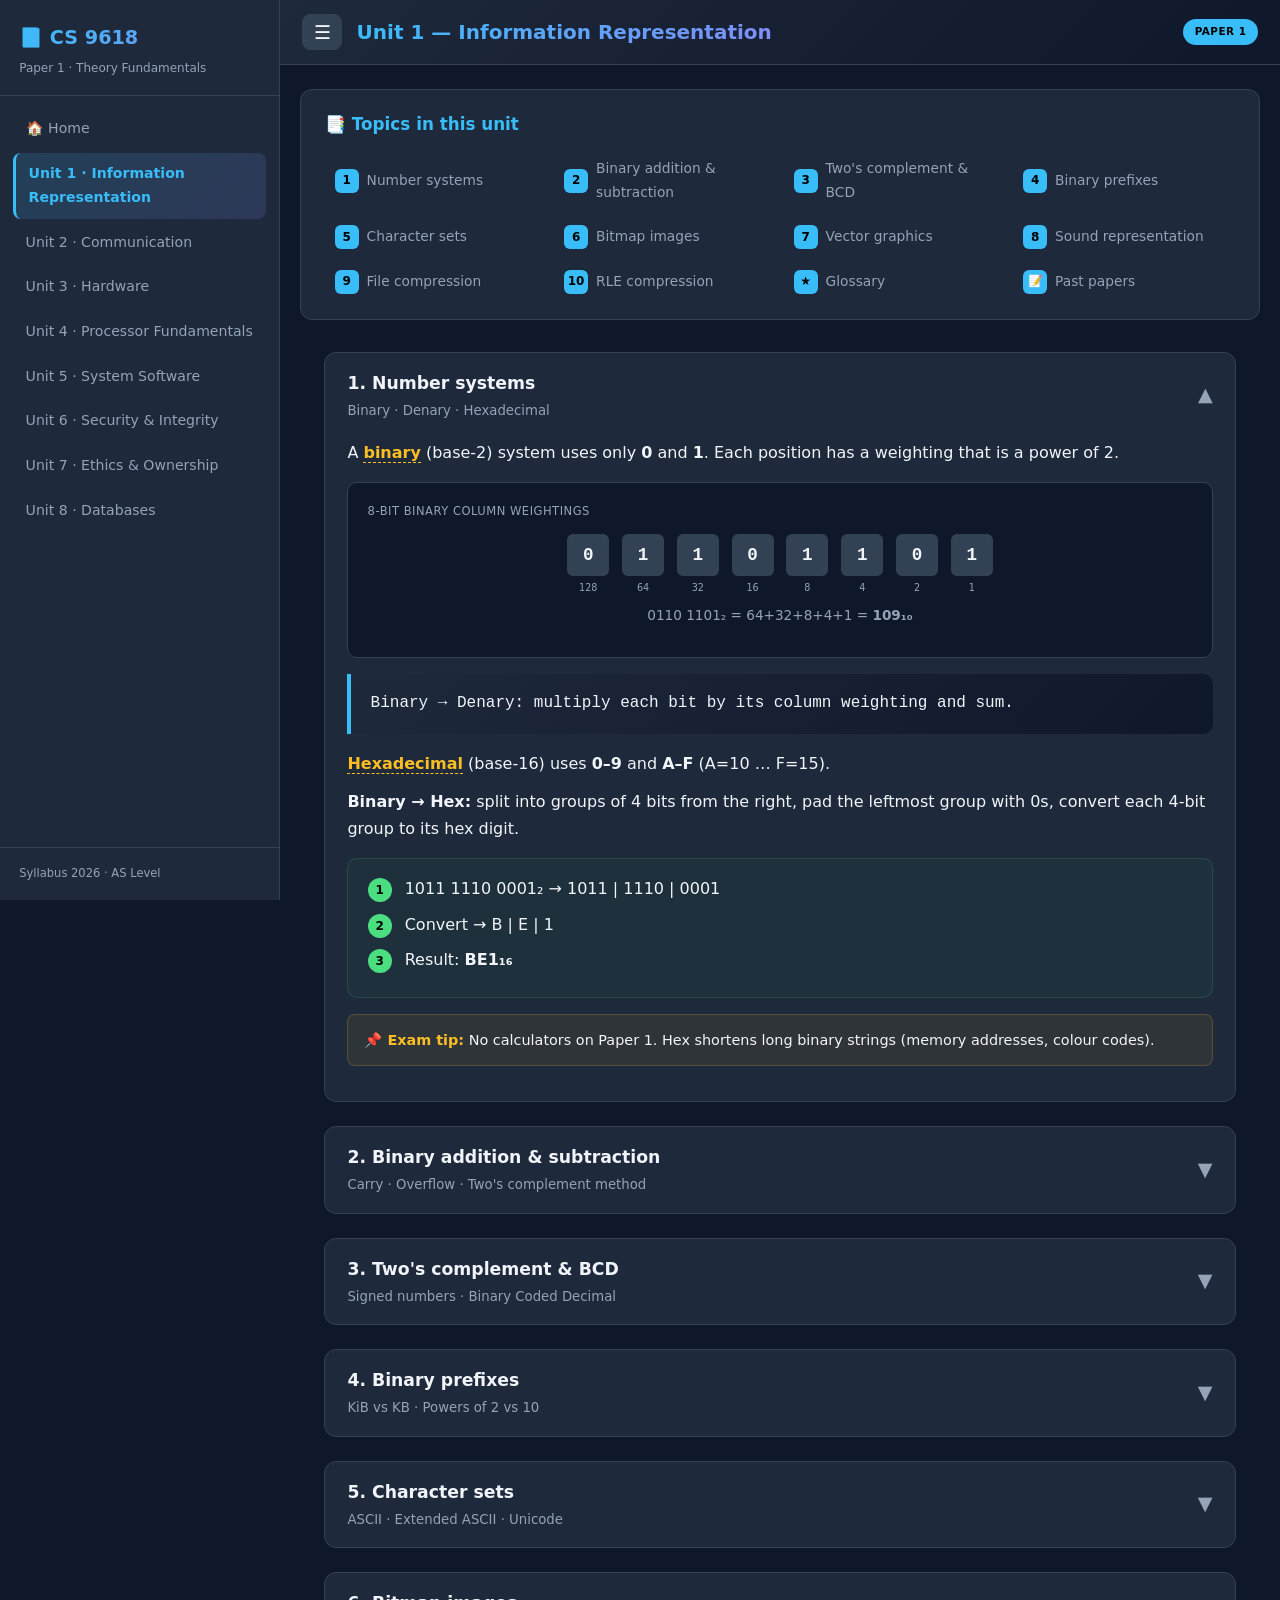
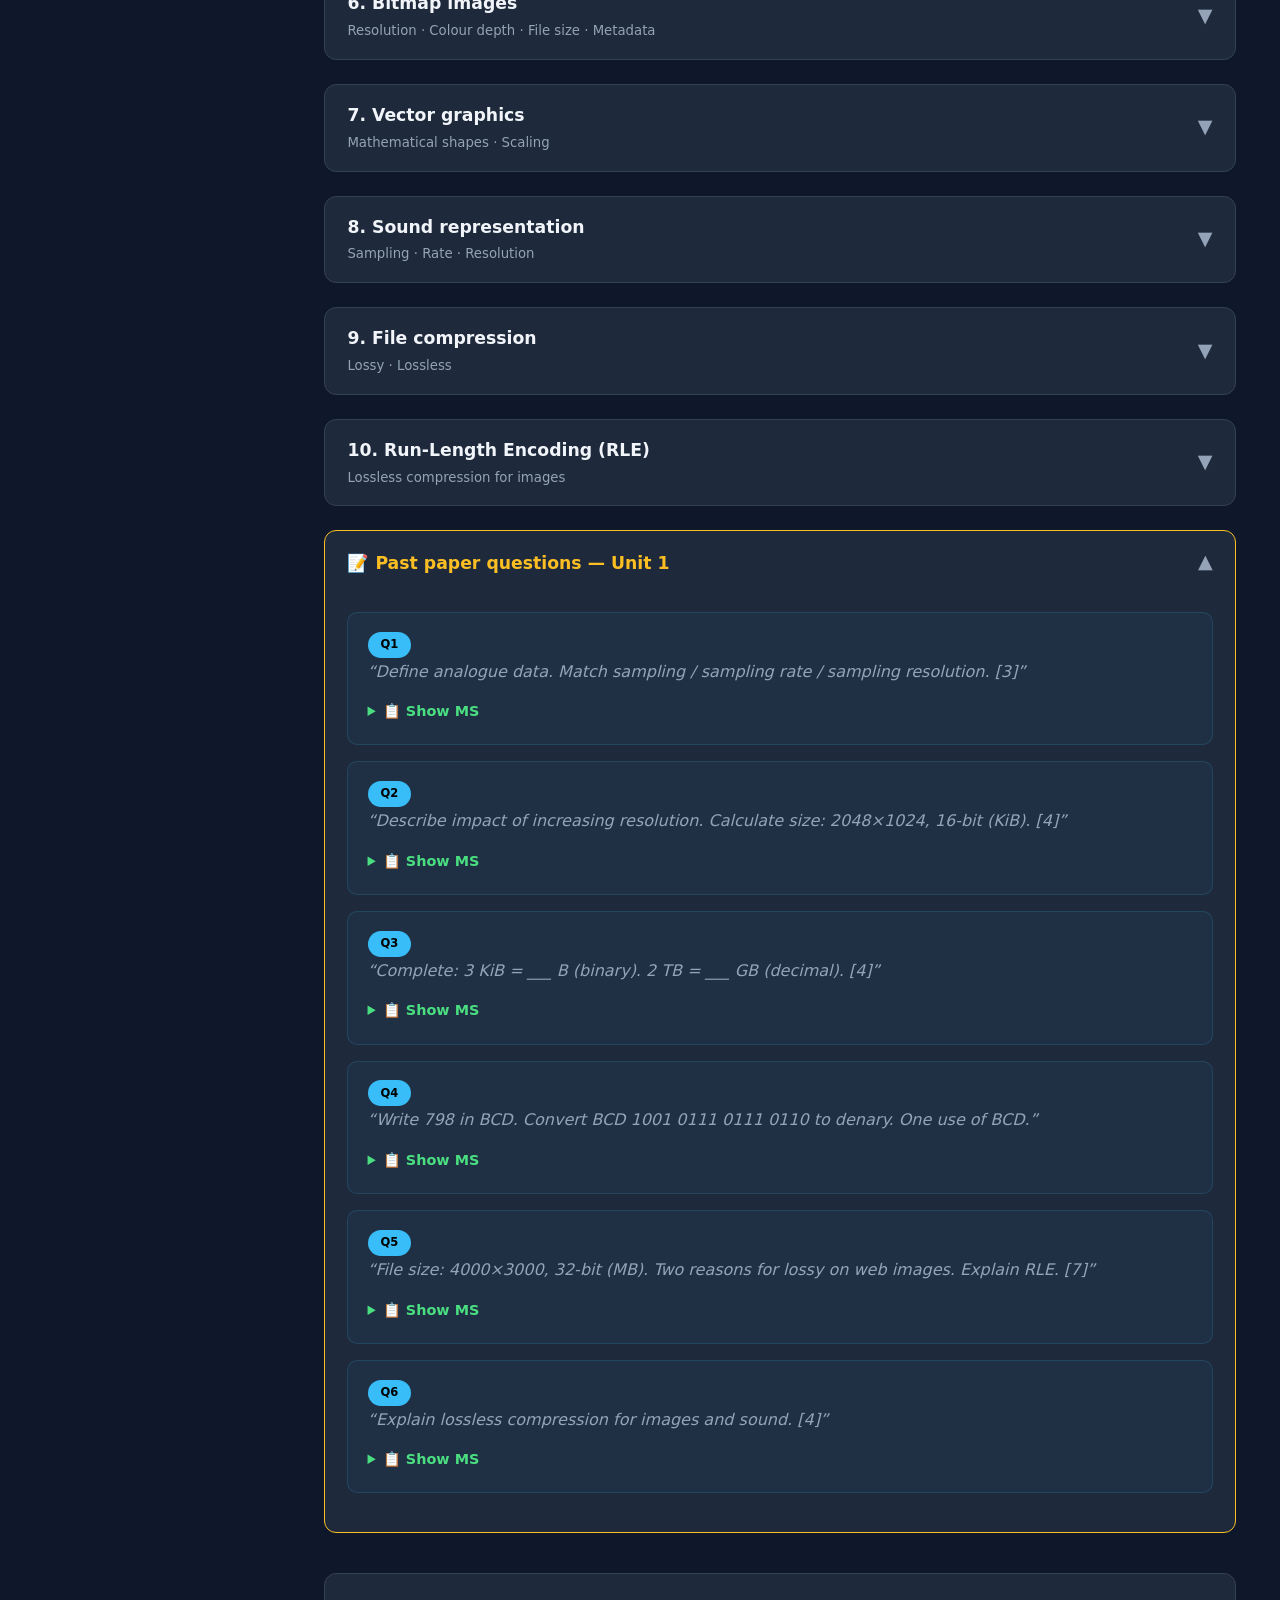
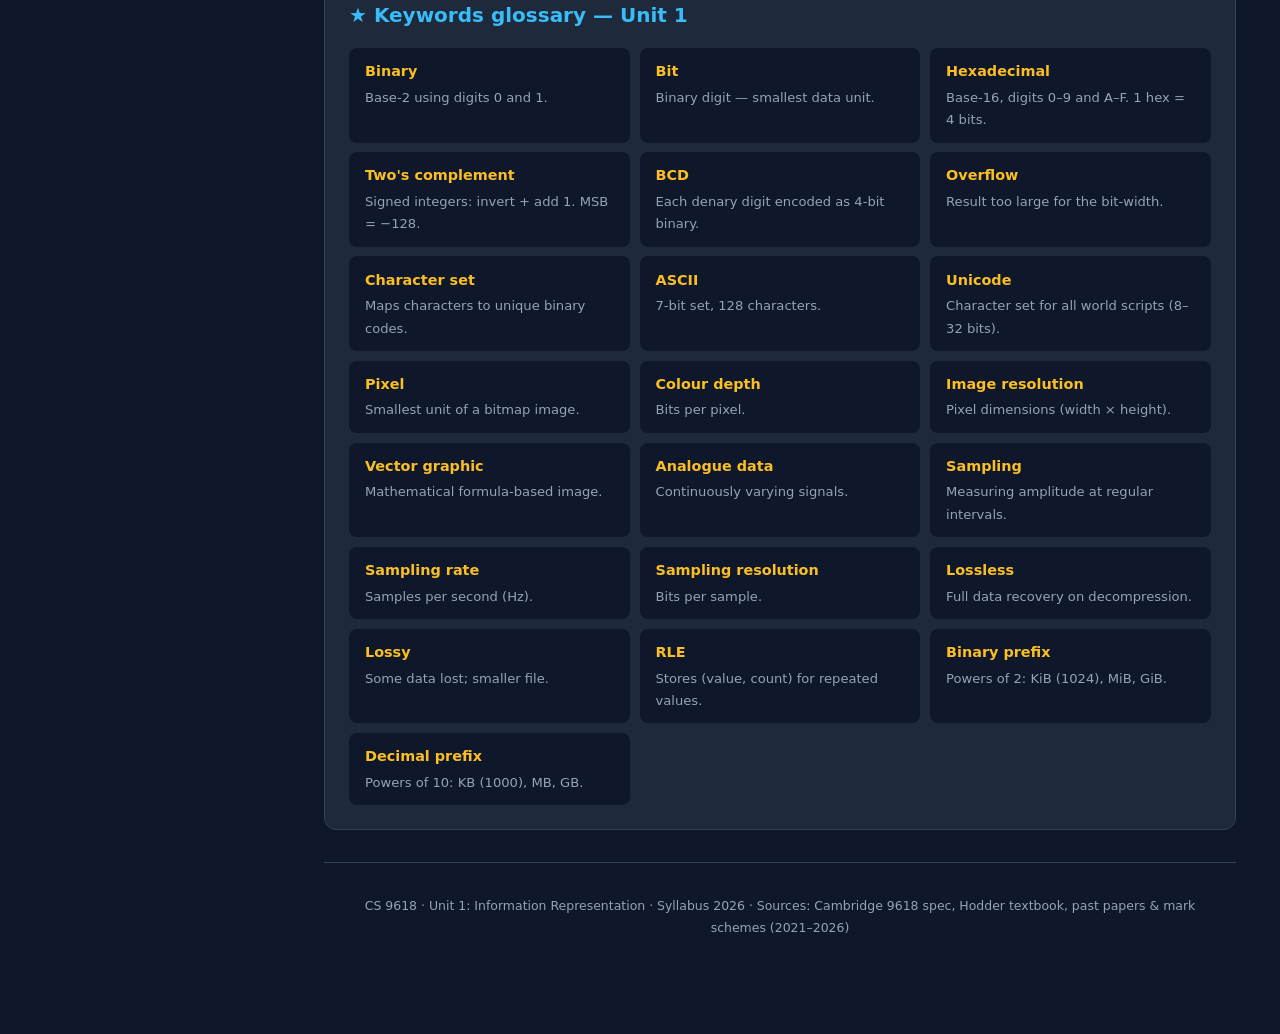
<file: unit1.html>
<!DOCTYPE html>
<html lang="en">
<head>
<meta charset="UTF-8"/>
<meta name="viewport" content="width=device-width, initial-scale=1.0"/>
<title>Unit 1 — Information Representation</title>
<link rel="stylesheet" href="style.css"/>
</head>
<body>
<aside class="sidebar" id="sidebar">
  <div class="sidebar-head">
    <div class="sidebar-logo">📘 CS 9618</div>
    <div class="sidebar-sub">Paper 1 · Theory Fundamentals</div>
  </div>
  <nav class="unit-nav">
    <a href="index.html">🏠 Home</a>
    <a href="unit1.html"class="active">Unit 1 · Information Representation</a>
    <a href="unit2.html">Unit 2 · Communication</a>
    <a href="unit3.html">Unit 3 · Hardware</a>
    <a href="unit4.html">Unit 4 · Processor Fundamentals</a>
    <a href="unit5.html">Unit 5 · System Software</a>
    <a href="unit6.html">Unit 6 · Security &amp; Integrity</a>
    <a href="unit7.html">Unit 7 · Ethics &amp; Ownership</a>
    <a href="unit8.html">Unit 8 · Databases</a>
  </nav>
  <div class="sidebar-foot">Syllabus 2026 · AS Level</div>
</aside>
<div class="overlay" id="overlay"></div>

<div class="content">
  <div class="topbar">
    <button class="hamburger" onclick="toggleNav()" aria-label="Menu">☰</button>
    <h1>Unit 1 — Information Representation</h1>
    <span class="badge">Paper 1</span>
  </div>

  <div class="toc">
    <h2>📑 Topics in this unit</h2>
    <div class="toc-grid">
      <a href="#s1"><span class="num">1</span> Number systems</a>
      <a href="#s2"><span class="num">2</span> Binary addition &amp; subtraction</a>
      <a href="#s3"><span class="num">3</span> Two's complement &amp; BCD</a>
      <a href="#s4"><span class="num">4</span> Binary prefixes</a>
      <a href="#s5"><span class="num">5</span> Character sets</a>
      <a href="#s6"><span class="num">6</span> Bitmap images</a>
      <a href="#s7"><span class="num">7</span> Vector graphics</a>
      <a href="#s8"><span class="num">8</span> Sound representation</a>
      <a href="#s9"><span class="num">9</span> File compression</a>
      <a href="#s10"><span class="num">10</span> RLE compression</a>
      <a href="#glossary"><span class="num">★</span> Glossary</a>
      <a href="#pp"><span class="num">📝</span> Past papers</a>
    </div>
  </div>

  <main>

    <div class="section open" id="s1">
      <div class="section-header" onclick="toggleSection(this)">
        <h3>1. Number systems <span class="sub">Binary · Denary · Hexadecimal</span></h3>
        <span class="toggle-icon">▼</span>
      </div>
      <div class="section-body">
        <p>A <span class="kw" data-def="Base 2: digits 0 or 1. Column values are powers of 2.">binary</span> (base‑2) system uses only <strong>0</strong> and <strong>1</strong>. Each position has a weighting that is a power of 2.</p>
        <div class="diagram">
          <div class="diagram-title">8-bit binary column weightings</div>
          <div class="diagram-flex">
            <div class="bit-box"><div class="bit">0</div><div class="bit-weight">128</div></div>
            <div class="bit-box"><div class="bit">1</div><div class="bit-weight">64</div></div>
            <div class="bit-box"><div class="bit">1</div><div class="bit-weight">32</div></div>
            <div class="bit-box"><div class="bit">0</div><div class="bit-weight">16</div></div>
            <div class="bit-box"><div class="bit">1</div><div class="bit-weight">8</div></div>
            <div class="bit-box"><div class="bit">1</div><div class="bit-weight">4</div></div>
            <div class="bit-box"><div class="bit">0</div><div class="bit-weight">2</div></div>
            <div class="bit-box"><div class="bit">1</div><div class="bit-weight">1</div></div>
          </div>
          <p style="text-align:center;margin-top:.5rem;font-size:.85rem;color:var(--text2);">0110 1101₂ = 64+32+8+4+1 = <strong>109₁₀</strong></p>
        </div>
        <div class="formula">Binary → Denary: multiply each bit by its column weighting and sum.</div>
        <p><span class="kw" data-def="Base 16: digits 0–9 and A–F. One hex digit = 4 bits.">Hexadecimal</span> (base‑16) uses <strong>0–9</strong> and <strong>A–F</strong> (A=10 … F=15).</p>
        <p><strong>Binary → Hex:</strong> split into groups of 4 bits from the right, pad the leftmost group with 0s, convert each 4-bit group to its hex digit.</p>
        <div class="worked">
          <div class="step"><span class="step-num">1</span> 1011 1110 0001₂ → 1011 | 1110 | 0001</div>
          <div class="step"><span class="step-num">2</span> Convert → B | E | 1</div>
          <div class="step"><span class="step-num">3</span> Result: <strong>BE1₁₆</strong></div>
        </div>
        <div class="tip"><strong>📌 Exam tip:</strong> No calculators on Paper 1. Hex shortens long binary strings (memory addresses, colour codes).</div>
      </div>
    </div>

    <div class="section" id="s2">
      <div class="section-header" onclick="toggleSection(this)">
        <h3>2. Binary addition &amp; subtraction <span class="sub">Carry · Overflow · Two's complement method</span></h3>
        <span class="toggle-icon">▼</span>
      </div>
      <div class="section-body">
        <p><strong>Addition rules:</strong> 0+0=0, 0+1=1, 1+0=1, 1+1=0 carry 1.</p>
        <p><span class="kw" data-def="Occurs when the result exceeds the available bit-width.">Overflow</span> occurs when the sum needs more bits than available. In 8-bit: max 255 (unsigned) / 127 (signed). The extra carry bit is discarded.</p>
        <p><strong>Subtraction</strong> uses <span class="kw" data-def="Invert all bits then add 1. Lets subtraction be done by adding the negative.">two's complement</span>:</p>
        <div class="worked">
          <div class="step"><span class="step-num">1</span> Convert the number to subtract to binary</div>
          <div class="step"><span class="step-num">2</span> Find its two's complement (invert bits → add 1)</div>
          <div class="step"><span class="step-num">3</span> Add the two numbers, discard the final carry</div>
          <p style="margin-top:.5rem;"><em>95 − 68 → 0101 1111 + 1011 1100 = 1 0001 1011 → discard → <strong>0001 1011 = 27₁₀</strong></em></p>
        </div>
        <div class="info"><strong>✏️ Past paper:</strong> Often asked to add/subtract then <em>state the overflow bit</em> or <em>discuss whether overflow occurred</em>.</div>
      </div>
    </div>

    <div class="section" id="s3">
      <div class="section-header" onclick="toggleSection(this)">
        <h3>3. Two's complement &amp; BCD <span class="sub">Signed numbers · Binary Coded Decimal</span></h3>
        <span class="toggle-icon">▼</span>
      </div>
      <div class="section-body">
        <p>In two's complement the MSB represents <strong>−128</strong>. Range (8-bit): <strong>−128 to +127</strong>.</p>
        <p><span class="kw" data-def="Each denary digit encoded separately as its own 4-bit binary value.">BCD</span> encodes each denary digit independently in 4 bits.</p>
        <div class="formula">395₁₀ → 0011 | 1001 | 0101&nbsp;&nbsp;(3 | 9 | 5)</div>
        <div class="tip"><strong>📌 Exam tip:</strong> BCD is used in calculators and digital clocks (exact decimal display, no rounding errors).</div>
        <div class="pp-block">
          <span class="pp-link">Frequent Paper 1 Q</span>
          <q>Write 798 in BCD. Convert BCD 1001 0111 0111 0110 to denary. Give one use of BCD.</q>
          <details class="ms-reveal"><summary>📋 Show mark scheme</summary><div class="ms-content"><strong>(a)</strong> 0111 1001 1000 &nbsp;<strong>(b)</strong> 9776 &nbsp;<strong>(c)</strong> Calculators / digital clocks.</div></details>
        </div>
      </div>
    </div>

    <div class="section" id="s4">
      <div class="section-header" onclick="toggleSection(this)">
        <h3>4. Binary prefixes <span class="sub">KiB vs KB · Powers of 2 vs 10</span></h3>
        <span class="toggle-icon">▼</span>
      </div>
      <div class="section-body">
        <p><span class="kw" data-def="Prefix based on powers of 2: 1 KiB = 1024 bytes.">Binary prefixes</span> (IEC): 1 KiB = 2¹⁰ = 1024 B. <span class="kw" data-def="Prefix based on powers of 10: 1 KB = 1000 bytes.">Decimal prefixes</span> (SI): 1 KB = 10³ = 1000 B.</p>
        <table class="styled-table">
          <tr><th>Binary</th><th>Value</th><th>Decimal</th><th>Value</th></tr>
          <tr><td>1 KiB</td><td>1024 B</td><td>1 KB</td><td>1000 B</td></tr>
          <tr><td>1 MiB</td><td>1 048 576 B</td><td>1 MB</td><td>1 000 000 B</td></tr>
          <tr><td>1 GiB</td><td>1 073 741 824 B</td><td>1 GB</td><td>1 000 000 000 B</td></tr>
        </table>
        <div class="worked"><strong>3 KiB</strong> = 3 × 1024 = <strong>3072 bytes</strong> &nbsp;|&nbsp; <strong>2 TB</strong> = 2 × 1000 = <strong>2000 GB</strong></div>
      </div>
    </div>

    <div class="section" id="s5">
      <div class="section-header" onclick="toggleSection(this)">
        <h3>5. Character sets <span class="sub">ASCII · Extended ASCII · Unicode</span></h3>
        <span class="toggle-icon">▼</span>
      </div>
      <div class="section-body">
        <p>A <span class="kw" data-def="Maps characters to unique binary codes.">character set</span> assigns a unique binary code to each character.</p>
        <table class="styled-table">
          <tr><th>Set</th><th>Bits</th><th>Capacity</th><th>Notes</th></tr>
          <tr><td>ASCII</td><td>7</td><td>128</td><td>English letters, digits, punctuation</td></tr>
          <tr><td>Extended ASCII</td><td>8</td><td>256</td><td>Adds accented characters, symbols</td></tr>
          <tr><td>Unicode</td><td>8–32</td><td>&gt;1M</td><td>All world scripts, emoji. Preferred multilingual.</td></tr>
        </table>
        <p><strong>How text is stored:</strong> each character → unique binary code → stored in sequence.</p>
      </div>
    </div>

    <div class="section" id="s6">
      <div class="section-header" onclick="toggleSection(this)">
        <h3>6. Bitmap images <span class="sub">Resolution · Colour depth · File size · Metadata</span></h3>
        <span class="toggle-icon">▼</span>
      </div>
      <div class="section-body">
        <p>A <span class="kw" data-def="Image made from a grid of pixels, each storing a binary colour value.">bitmap</span> is a pixel grid. <span class="kw" data-def="The smallest addressable unit of a bitmap.">Pixel</span> = picture element.</p>
        <div class="formula">File size (bytes) = width × height × colour depth ÷ 8</div>
        <div class="worked"><strong>Example:</strong> 2048 × 1024, 16-bit → 2048×1024×16 = 33 554 432 bits ÷ 8 = 4 194 304 bytes ÷ 1024 = <strong>4096 KiB</strong></div>
        <p><span class="kw" data-def="Bits per pixel. More bits = more colours = larger file.">Colour depth</span>: 1-bit→2 colours, 4-bit→16, 8-bit→256, 16-bit→65 536, 24-bit→16.7M.</p>
        <p><span class="kw" data-def="Width × height in pixels. Higher = more detail = larger file.">Image resolution</span>: increasing it improves quality but increases file size.</p>
        <p>A <strong>header (metadata)</strong> stores: width, height, colour depth, file format, compression type.</p>
        <div class="pp-block">
          <span class="pp-link">Frequent Paper 1 Q</span>
          <q>Describe the impact of increasing resolution. Calculate the size of a 2048×1024, 16-bit image in KiB.</q>
          <details class="ms-reveal"><summary>📋 Show mark scheme</summary><div class="ms-content"><strong>Quality:</strong> more pixels → more detail → higher quality. <strong>Size:</strong> 4096 KiB.</div></details>
        </div>
      </div>
    </div>

    <div class="section" id="s7">
      <div class="section-header" onclick="toggleSection(this)">
        <h3>7. Vector graphics <span class="sub">Mathematical shapes · Scaling</span></h3>
        <span class="toggle-icon">▼</span>
      </div>
      <div class="section-body">
        <p><span class="kw" data-def="Image defined by mathematical formulas, not pixels.">Vector graphics</span> store shapes (lines, circles, polygons) as equations with attributes (fill, stroke, position).</p>
        <table class="styled-table">
          <tr><th>Feature</th><th>Bitmap</th><th>Vector</th></tr>
          <tr><td>Storage</td><td>Pixel grid</td><td>Mathematical formulas</td></tr>
          <tr><td>Scaling</td><td>Pixelates</td><td>Resolution-independent</td></tr>
          <tr><td>File size</td><td>Increases with resolution</td><td>Smaller for simple graphics</td></tr>
          <tr><td>Best for</td><td>Photos</td><td>Logos, diagrams, fonts</td></tr>
        </table>
        <div class="info"><strong>✏️ Exam:</strong> "Why is vector suitable for a logo?" → scales without losing quality; smaller file; easier to edit shapes.</div>
      </div>
    </div>

    <div class="section" id="s8">
      <div class="section-header" onclick="toggleSection(this)">
        <h3>8. Sound representation <span class="sub">Sampling · Rate · Resolution</span></h3>
        <span class="toggle-icon">▼</span>
      </div>
      <div class="section-body">
        <p><span class="kw" data-def="Continuous signal varying smoothly over time.">Analogue data</span> (e.g. sound waves) is digitised via <span class="kw" data-def="Measuring amplitude at regular intervals and storing as binary.">sampling</span>.</p>
        <div class="formula">File size (bytes) = sampling rate × sampling resolution × duration (sec) ÷ 8</div>
        <p><span class="kw" data-def="Samples per second (Hz). Higher = better quality.">Sampling rate</span> (Hz): number of samples per second.</p>
        <p><span class="kw" data-def="Bits per sample. Higher = more accurate amplitude.">Sampling resolution</span> (bits): accuracy of each amplitude reading.</p>
        <table class="styled-table">
          <tr><th>Increase →</th><th>Quality</th><th>File size</th></tr>
          <tr><td>Sampling rate ↑</td><td>✅ Higher</td><td>📈 Increases</td></tr>
          <tr><td>Sampling resolution ↑</td><td>✅ Higher</td><td>📈 Increases</td></tr>
        </table>
        <div class="pp-block">
          <span class="pp-link">Frequent Paper 1 Q</span>
          <q>Define analogue data. Match: sampling / sampling rate / sampling resolution to descriptions.</q>
          <details class="ms-reveal"><summary>📋 Show mark scheme</summary><div class="ms-content"><strong>Analogue:</strong> data that changes continuously. <strong>Sampling:</strong> taking measurements at regular intervals. <strong>Sampling rate:</strong> samples per second. <strong>Sampling resolution:</strong> bits per sample.</div></details>
        </div>
      </div>
    </div>

    <div class="section" id="s9">
      <div class="section-header" onclick="toggleSection(this)">
        <h3>9. File compression <span class="sub">Lossy · Lossless</span></h3>
        <span class="toggle-icon">▼</span>
      </div>
      <div class="section-body">
        <p><span class="kw" data-def="Original data fully recoverable on decompression.">Lossless</span>: all data reconstructed. Used for text, code, spreadsheets. Examples: PNG, FLAC, ZIP.</p>
        <p><span class="kw" data-def="Some data permanently removed; smaller file but cannot be fully restored.">Lossy</span>: data permanently discarded. Used for photos (JPEG), music (MP3), video (MP4).</p>
        <table class="styled-table">
          <tr><th>Lossless</th><th>Lossy</th></tr>
          <tr><td>Full recovery</td><td>Data permanently lost</td></tr>
          <tr><td>Larger compressed size</td><td>Much smaller size</td></tr>
          <tr><td>Text, code, medical images</td><td>Photos, music, streaming</td></tr>
        </table>
        <div class="tip"><strong>📌 Exam:</strong> Lossy → web images (faster download, less bandwidth). Lossless → text (must be exact).</div>
      </div>
    </div>

    <div class="section" id="s10">
      <div class="section-header" onclick="toggleSection(this)">
        <h3>10. Run-Length Encoding (RLE) <span class="sub">Lossless compression for images</span></h3>
        <span class="toggle-icon">▼</span>
      </div>
      <div class="section-body">
        <p><span class="kw" data-def="Stores consecutive identical values as (value, count) pairs.">RLE</span> identifies repeating identical pixels and stores (colour value, repetition count).</p>
        <div class="worked"><strong>Original:</strong> 85, 85, 85, 255, 255 (5 values) → <strong>RLE:</strong> (85,3), (255,2) (4 values) — saves space when repeats are common.</div>
        <div class="pp-block">
          <span class="pp-link">Frequent Paper 1 Q</span>
          <q>Explain how RLE compresses images.</q>
          <details class="ms-reveal"><summary>📋 Show mark scheme</summary><div class="ms-content">Consecutive identical pixels are identified; stores the colour/pattern and the number of times it repeats.</div></details>
        </div>
      </div>
    </div>

    <div class="section open" id="pp" style="border-color:var(--amber);">
      <div class="section-header" onclick="toggleSection(this)">
        <h3 style="color:var(--amber);">📝 Past paper questions — Unit 1</h3>
        <span class="toggle-icon">▼</span>
      </div>
      <div class="section-body">
        <div class="pp-block"><span class="pp-link">Q1</span><q>Define analogue data. Match sampling / sampling rate / sampling resolution. [3]</q><details class="ms-reveal"><summary>📋 Show MS</summary><div class="ms-content"><strong>Analogue:</strong> continuously changing values. <strong>Sampling:</strong> measuring at regular intervals. <strong>Sampling rate:</strong> samples per second. <strong>Sampling resolution:</strong> bits per sample.</div></details></div>
        <div class="pp-block"><span class="pp-link">Q2</span><q>Describe impact of increasing resolution. Calculate size: 2048×1024, 16-bit (KiB). [4]</q><details class="ms-reveal"><summary>📋 Show MS</summary><div class="ms-content"><strong>Quality:</strong> more pixels → more detail → higher quality. <strong>Size:</strong> 4096 KiB.</div></details></div>
        <div class="pp-block"><span class="pp-link">Q3</span><q>Complete: 3 KiB = ___ B (binary). 2 TB = ___ GB (decimal). [4]</q><details class="ms-reveal"><summary>📋 Show MS</summary><div class="ms-content">3 KiB = <strong>3072</strong> B. 2 TB = <strong>2000</strong> GB.</div></details></div>
        <div class="pp-block"><span class="pp-link">Q4</span><q>Write 798 in BCD. Convert BCD 1001 0111 0111 0110 to denary. One use of BCD.</q><details class="ms-reveal"><summary>📋 Show MS</summary><div class="ms-content"><strong>(a)</strong> 0111 1001 1000. <strong>(b)</strong> 9776. <strong>(c)</strong> Calculators / digital clocks.</div></details></div>
        <div class="pp-block"><span class="pp-link">Q5</span><q>File size: 4000×3000, 32-bit (MB). Two reasons for lossy on web images. Explain RLE. [7]</q><details class="ms-reveal"><summary>📋 Show MS</summary><div class="ms-content"><strong>(a)</strong> 48 MB. <strong>(b)</strong> faster upload/download; less bandwidth. <strong>(c)</strong> consecutive identical pixels → colour + count.</div></details></div>
        <div class="pp-block"><span class="pp-link">Q6</span><q>Explain lossless compression for images and sound. [4]</q><details class="ms-reveal"><summary>📋 Show MS</summary><div class="ms-content"><strong>Images (RLE):</strong> consecutive identical pixels → colour + count. <strong>Sound:</strong> remove silence / predictive coding / store differences.</div></details></div>
      </div>
    </div>

    <div class="glossary" id="glossary">
      <h2>★ Keywords glossary — Unit 1</h2>
      <div class="glossary-grid">
        <div class="glossary-item"><div class="g-term">Binary</div><div class="g-def">Base-2 using digits 0 and 1.</div></div>
        <div class="glossary-item"><div class="g-term">Bit</div><div class="g-def">Binary digit — smallest data unit.</div></div>
        <div class="glossary-item"><div class="g-term">Hexadecimal</div><div class="g-def">Base-16, digits 0–9 and A–F. 1 hex = 4 bits.</div></div>
        <div class="glossary-item"><div class="g-term">Two's complement</div><div class="g-def">Signed integers: invert + add 1. MSB = −128.</div></div>
        <div class="glossary-item"><div class="g-term">BCD</div><div class="g-def">Each denary digit encoded as 4-bit binary.</div></div>
        <div class="glossary-item"><div class="g-term">Overflow</div><div class="g-def">Result too large for the bit-width.</div></div>
        <div class="glossary-item"><div class="g-term">Character set</div><div class="g-def">Maps characters to unique binary codes.</div></div>
        <div class="glossary-item"><div class="g-term">ASCII</div><div class="g-def">7-bit set, 128 characters.</div></div>
        <div class="glossary-item"><div class="g-term">Unicode</div><div class="g-def">Character set for all world scripts (8–32 bits).</div></div>
        <div class="glossary-item"><div class="g-term">Pixel</div><div class="g-def">Smallest unit of a bitmap image.</div></div>
        <div class="glossary-item"><div class="g-term">Colour depth</div><div class="g-def">Bits per pixel.</div></div>
        <div class="glossary-item"><div class="g-term">Image resolution</div><div class="g-def">Pixel dimensions (width × height).</div></div>
        <div class="glossary-item"><div class="g-term">Vector graphic</div><div class="g-def">Mathematical formula-based image.</div></div>
        <div class="glossary-item"><div class="g-term">Analogue data</div><div class="g-def">Continuously varying signals.</div></div>
        <div class="glossary-item"><div class="g-term">Sampling</div><div class="g-def">Measuring amplitude at regular intervals.</div></div>
        <div class="glossary-item"><div class="g-term">Sampling rate</div><div class="g-def">Samples per second (Hz).</div></div>
        <div class="glossary-item"><div class="g-term">Sampling resolution</div><div class="g-def">Bits per sample.</div></div>
        <div class="glossary-item"><div class="g-term">Lossless</div><div class="g-def">Full data recovery on decompression.</div></div>
        <div class="glossary-item"><div class="g-term">Lossy</div><div class="g-def">Some data lost; smaller file.</div></div>
        <div class="glossary-item"><div class="g-term">RLE</div><div class="g-def">Stores (value, count) for repeated values.</div></div>
        <div class="glossary-item"><div class="g-term">Binary prefix</div><div class="g-def">Powers of 2: KiB (1024), MiB, GiB.</div></div>
        <div class="glossary-item"><div class="g-term">Decimal prefix</div><div class="g-def">Powers of 10: KB (1000), MB, GB.</div></div>
      </div>
    </div>

    <footer>CS 9618 · Unit 1: Information Representation · Syllabus 2026 · Sources: Cambridge 9618 spec, Hodder textbook, past papers &amp; mark schemes (2021–2026)</footer>
  </main>
</div>
<script src="script.js"></script>
</body>
</html>
</file>
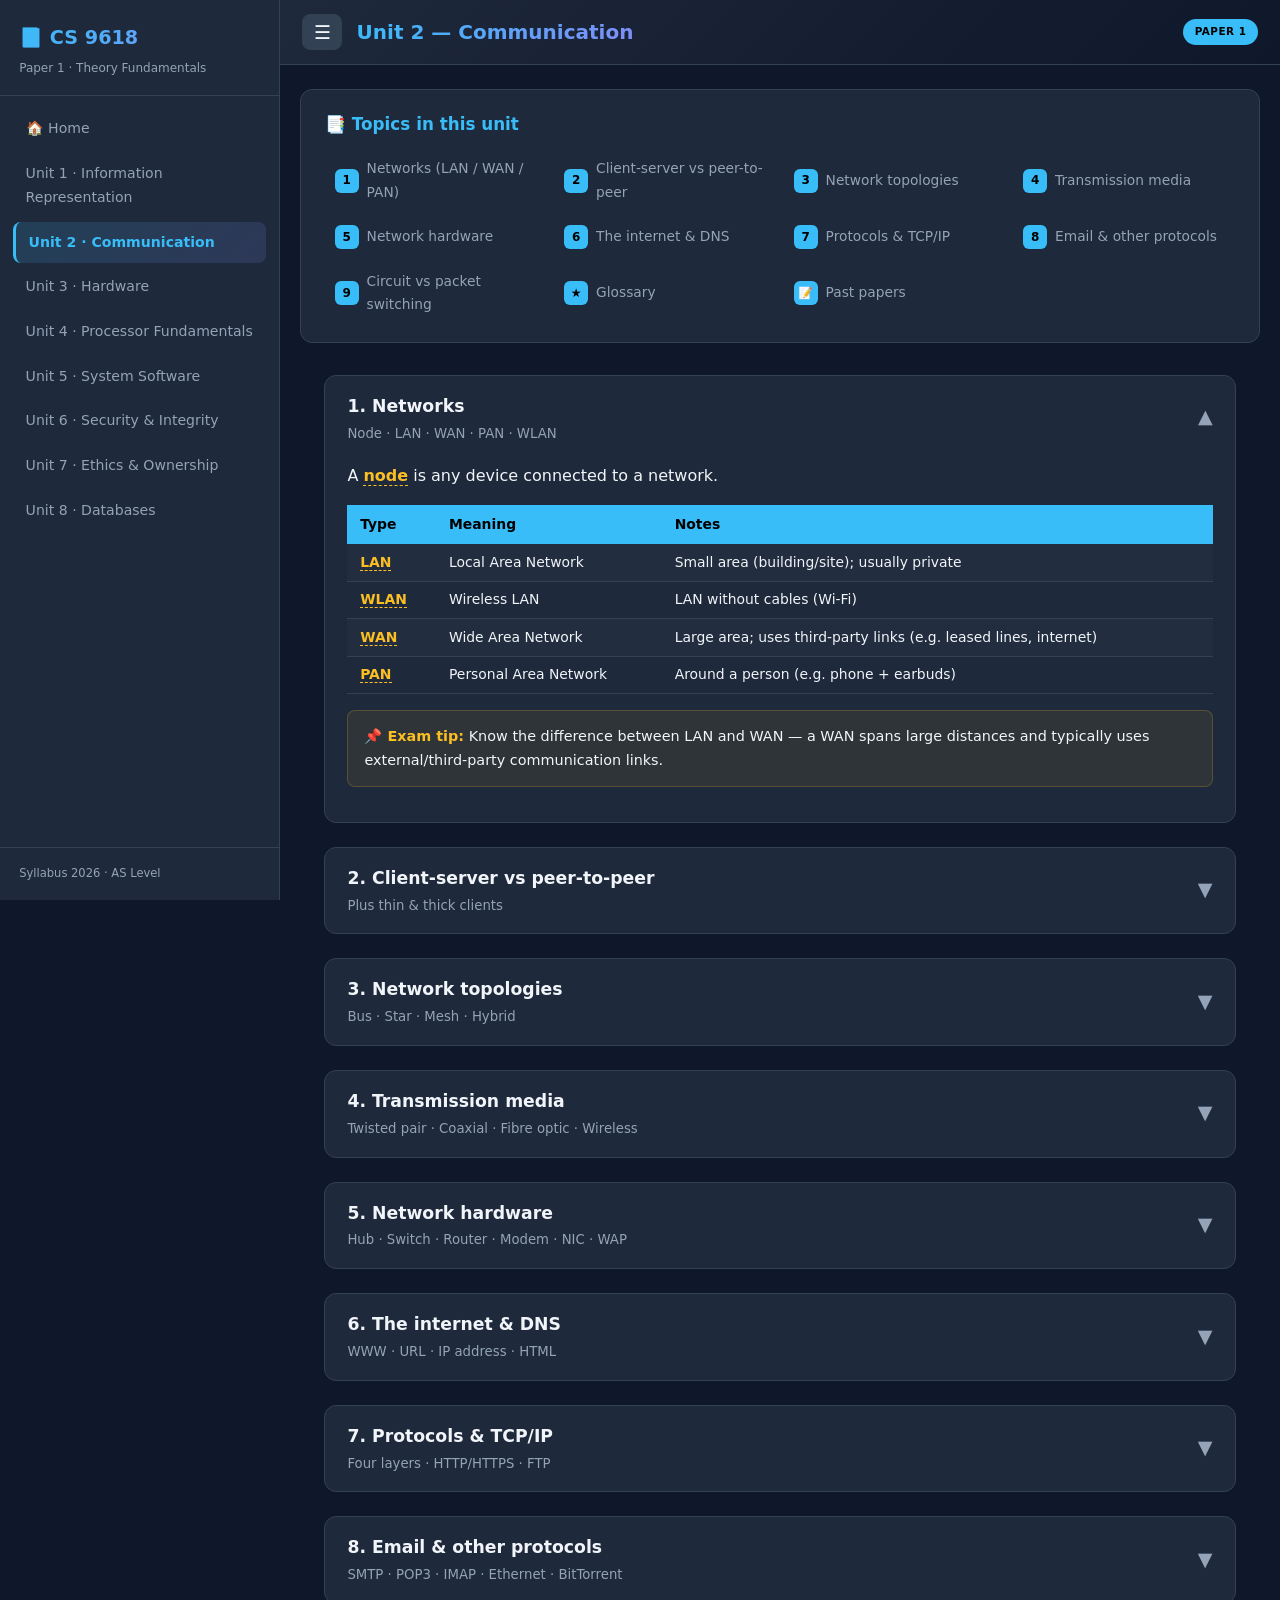
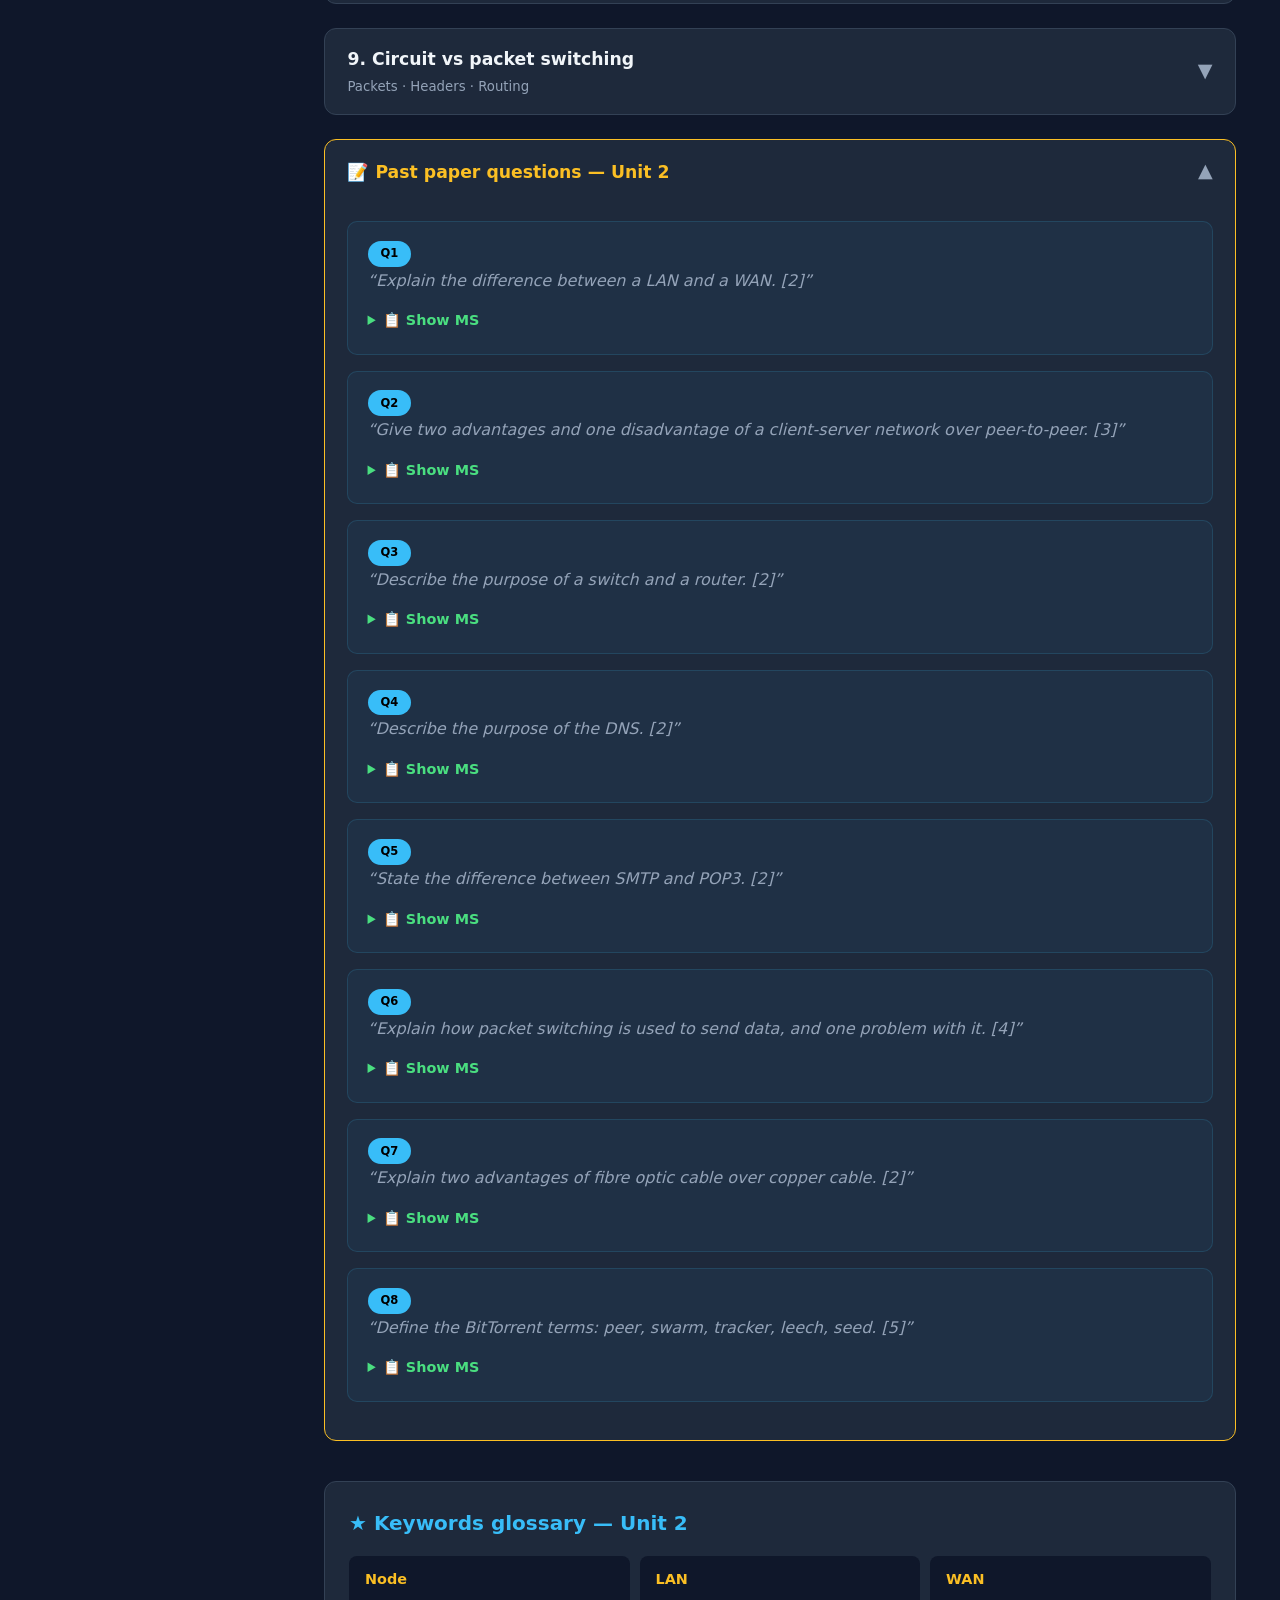
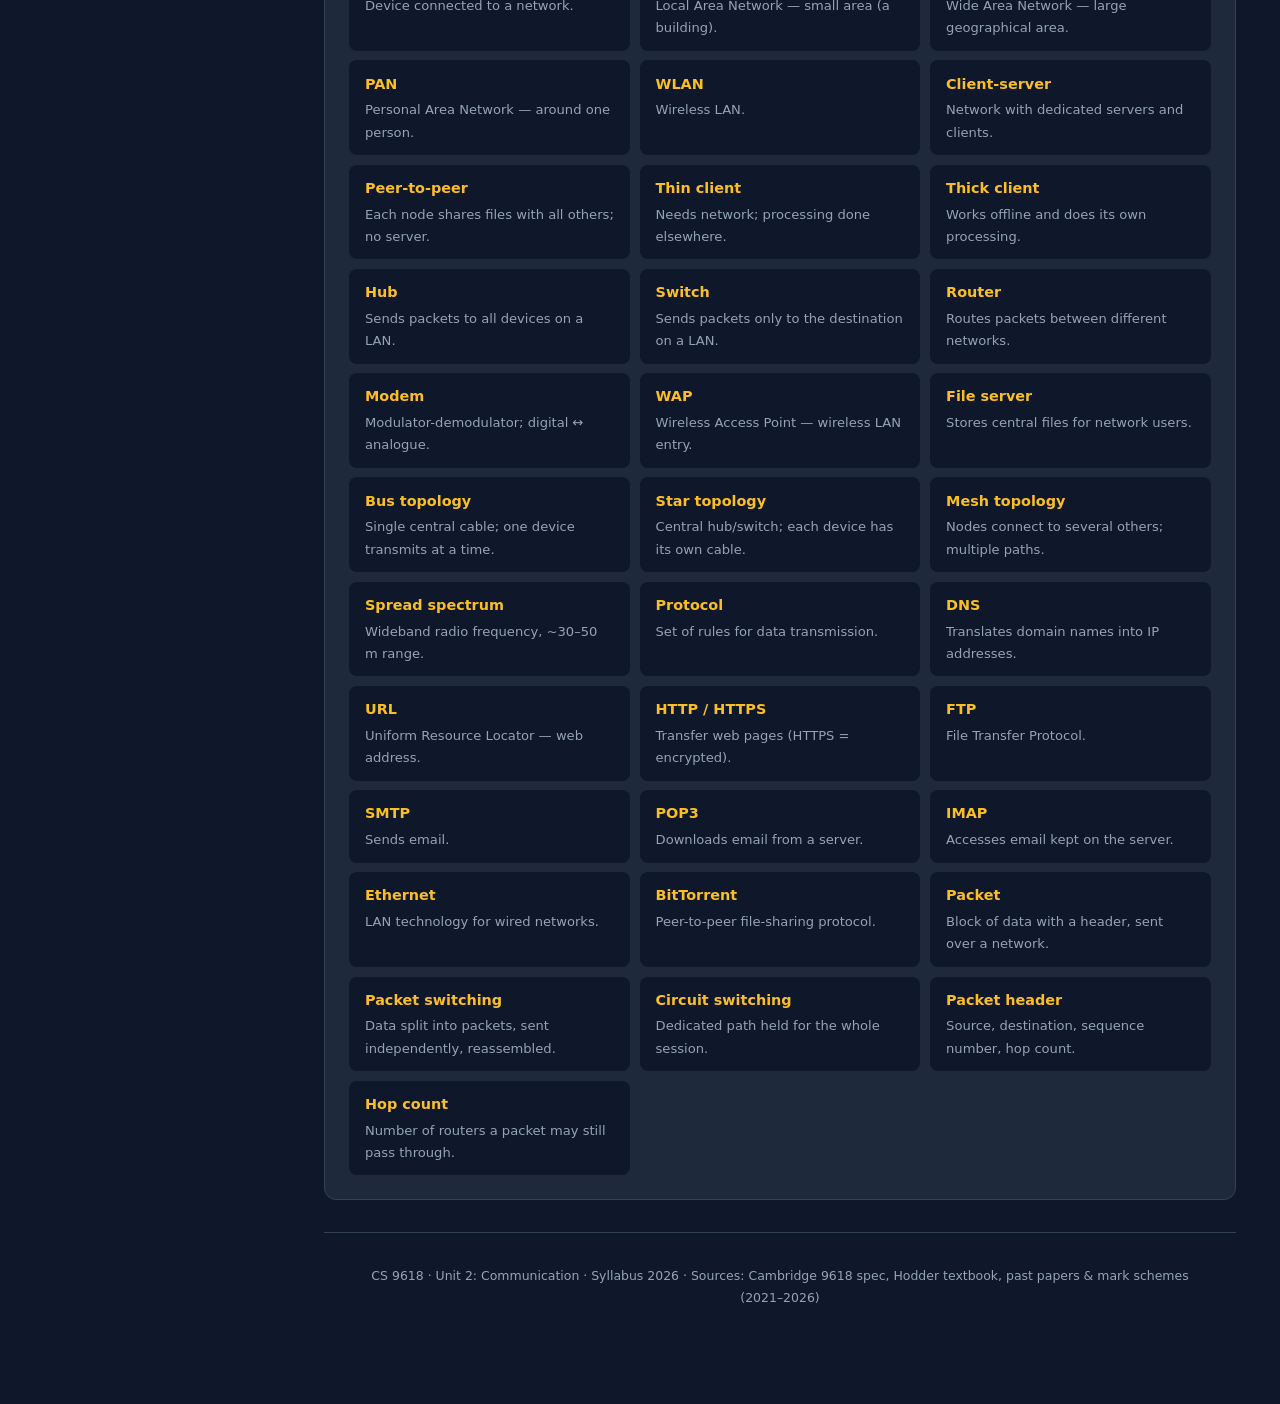
<file: unit2.html>
<!DOCTYPE html>
<html lang="en">
<head>
<meta charset="UTF-8"/>
<meta name="viewport" content="width=device-width, initial-scale=1.0"/>
<title>Unit 2 — Communication</title>
<link rel="stylesheet" href="style.css"/>
</head>
<body>
<aside class="sidebar" id="sidebar">
  <div class="sidebar-head">
    <div class="sidebar-logo">📘 CS 9618</div>
    <div class="sidebar-sub">Paper 1 · Theory Fundamentals</div>
  </div>
  <nav class="unit-nav">
    <a href="index.html">🏠 Home</a>
    <a href="unit1.html">Unit 1 · Information Representation</a>
    <a href="unit2.html"class="active">Unit 2 · Communication</a> 
    <a href="unit3.html">Unit 3 · Hardware</a>
    <a href="unit4.html">Unit 4 · Processor Fundamentals</a>
    <a href="unit5.html">Unit 5 · System Software</a>
    <a href="unit6.html">Unit 6 · Security &amp; Integrity</a>
    <a href="unit7.html">Unit 7 · Ethics &amp; Ownership</a>
    <a href="unit8.html">Unit 8 · Databases</a>
  </nav>
  <div class="sidebar-foot">Syllabus 2026 · AS Level</div>
</aside>
<div class="overlay" id="overlay"></div>

<div class="content">
  <div class="topbar">
    <button class="hamburger" onclick="toggleNav()" aria-label="Menu">☰</button>
    <h1>Unit 2 — Communication</h1>
    <span class="badge">Paper 1</span>
  </div>

  <div class="toc">
    <h2>📑 Topics in this unit</h2>
    <div class="toc-grid">
      <a href="#s1"><span class="num">1</span> Networks (LAN / WAN / PAN)</a>
      <a href="#s2"><span class="num">2</span> Client-server vs peer-to-peer</a>
      <a href="#s3"><span class="num">3</span> Network topologies</a>
      <a href="#s4"><span class="num">4</span> Transmission media</a>
      <a href="#s5"><span class="num">5</span> Network hardware</a>
      <a href="#s6"><span class="num">6</span> The internet &amp; DNS</a>
      <a href="#s7"><span class="num">7</span> Protocols &amp; TCP/IP</a>
      <a href="#s8"><span class="num">8</span> Email &amp; other protocols</a>
      <a href="#s9"><span class="num">9</span> Circuit vs packet switching</a>
      <a href="#glossary"><span class="num">★</span> Glossary</a>
      <a href="#pp"><span class="num">📝</span> Past papers</a>
    </div>
  </div>

  <main>

    <div class="section open" id="s1">
      <div class="section-header" onclick="toggleSection(this)">
        <h3>1. Networks <span class="sub">Node · LAN · WAN · PAN · WLAN</span></h3>
        <span class="toggle-icon">▼</span>
      </div>
      <div class="section-body">
        <p>A <span class="kw" data-def="A device connected to a network — a computer, storage device or peripheral.">node</span> is any device connected to a network.</p>
        <table class="styled-table">
          <tr><th>Type</th><th>Meaning</th><th>Notes</th></tr>
          <tr><td><span class="kw" data-def="Local Area Network — covers a small area, e.g. a building.">LAN</span></td><td>Local Area Network</td><td>Small area (building/site); usually private</td></tr>
          <tr><td><span class="kw" data-def="Wireless Local Area Network.">WLAN</span></td><td>Wireless LAN</td><td>LAN without cables (Wi-Fi)</td></tr>
          <tr><td><span class="kw" data-def="Wide Area Network — covers a large geographical area, e.g. between cities.">WAN</span></td><td>Wide Area Network</td><td>Large area; uses third-party links (e.g. leased lines, internet)</td></tr>
          <tr><td><span class="kw" data-def="Personal Area Network — centred around one person/workspace.">PAN</span></td><td>Personal Area Network</td><td>Around a person (e.g. phone + earbuds)</td></tr>
        </table>
        <div class="tip"><strong>📌 Exam tip:</strong> Know the difference between LAN and WAN — a WAN spans large distances and typically uses external/third-party communication links.</div>
      </div>
    </div>

    <div class="section" id="s2">
      <div class="section-header" onclick="toggleSection(this)">
        <h3>2. Client-server vs peer-to-peer <span class="sub">Plus thin &amp; thick clients</span></h3>
        <span class="toggle-icon">▼</span>
      </div>
      <div class="section-body">
        <p><span class="kw" data-def="Network that uses separate dedicated servers and specific client workstations.">Client-server</span>: dedicated <strong>server(s)</strong> provide services; <strong>clients</strong> request them.</p>
        <p><span class="kw" data-def="Network in which each node can share its files with all other nodes. No central server.">Peer-to-peer</span>: every node can share files with every other node; no central server.</p>
        <table class="styled-table">
          <tr><th>Feature</th><th>Client-server</th><th>Peer-to-peer</th></tr>
          <tr><td>Central control</td><td>Yes (server)</td><td>No (each node equal)</td></tr>
          <tr><td>Security</td><td>Easier to manage centrally</td><td>Harder to manage</td></tr>
          <tr><td>Cost / setup</td><td>Expensive, needs expertise</td><td>Cheap, simple</td></tr>
          <tr><td>If server/peer fails</td><td>Services may stop</td><td>Network usually continues</td></tr>
          <tr><td>Typical use</td><td>Schools, offices</td><td>Small/home networks, file sharing</td></tr>
        </table>
        <p><span class="kw" data-def="Device that needs access to the internet and relies on a more powerful computer for processing.">Thin client</span>: needs network/internet to work; processing done elsewhere.</p>
        <p><span class="kw" data-def="Device that can work offline and online, and do its own processing.">Thick client</span>: can work offline and do its own processing.</p>
        <div class="pp-block">
          <span class="pp-link">Frequent Paper 1 Q</span>
          <q>Give two advantages and one disadvantage of a client-server network compared to peer-to-peer.</q>
          <details class="ms-reveal"><summary>📋 Show mark scheme</summary><div class="ms-content">Advantages: centralised security/backup, easier management, central file storage. Disadvantage: more expensive / needs expert maintenance / if server fails, network affected.</div></details>
        </div>
      </div>
    </div>

    <div class="section" id="s3">
      <div class="section-header" onclick="toggleSection(this)">
        <h3>3. Network topologies <span class="sub">Bus · Star · Mesh · Hybrid</span></h3>
        <span class="toggle-icon">▼</span>
      </div>
      <div class="section-body">
        <p><span class="kw" data-def="Network using a single central cable to which all devices are connected.">Bus topology</span>: single central cable; each node reads every packet and ignores those not addressed to it.</p>
        <ul>
          <li><strong>Advantages:</strong> cheap, little cabling, easy to expand; if one node fails the rest keep working.</li>
          <li><strong>Disadvantages:</strong> if the main cable fails the whole network fails; performance drops under heavy load; insecure (every node sees every packet); needs <strong>terminators</strong> to stop signal reflection.</li>
        </ul>
        <p><span class="kw" data-def="Network using a central hub/switch with each device having its own dedicated connection.">Star topology</span>: every device has its own cable to a central <strong>hub/switch</strong>.</p>
        <ul>
          <li><strong>Advantages:</strong> if one cable fails only that device is affected; easy to add/remove nodes; consistent performance; secure (data goes only to the destination).</li>
          <li><strong>Disadvantages:</strong> central device is a single point of failure; more cabling than bus.</li>
        </ul>
        <p><span class="kw" data-def="Network where each node is connected to several others, giving multiple paths.">Mesh topology</span>: each node connected to several others, providing multiple routes.</p>
        <ul>
          <li><strong>Advantages:</strong> very reliable (multiple paths), no single point of failure.</li>
          <li><strong>Disadvantages:</strong> expensive, complex wiring.</li>
        </ul>
        <div class="diagram">
          <div class="diagram-title">Star vs Bus — visual</div>
          <div class="diagram-flex">
            <div style="text-align:center;min-width:160px;">
              <div style="font-size:.8rem;color:var(--accent);margin-bottom:.4rem;">STAR</div>
              <div style="display:flex;flex-direction:column;align-items:center;gap:6px;">
                <div style="width:14px;height:14px;background:var(--accent);border-radius:50%;"></div>
                <div style="width:1px;height:18px;background:var(--border);"></div>
                <div style="display:flex;gap:10px;">
                  <div style="width:10px;height:10px;background:var(--surface2);border-radius:50%;"></div>
                  <div style="width:10px;height:10px;background:var(--surface2);border-radius:50%;"></div>
                  <div style="width:10px;height:10px;background:var(--surface2);border-radius:50%;"></div>
                </div>
              </div>
            </div>
            <div style="text-align:center;min-width:160px;">
              <div style="font-size:.8rem;color:var(--green);margin-bottom:.4rem;">BUS</div>
              <div style="position:relative;height:40px;width:150px;border-bottom:3px solid var(--green);margin:0 auto;"></div>
              <div style="display:flex;justify-content:space-between;width:150px;margin:0 auto;">
                <div style="width:10px;height:10px;background:var(--surface2);border-radius:50%;"></div>
                <div style="width:10px;height:10px;background:var(--surface2);border-radius:50%;"></div>
                <div style="width:10px;height:10px;background:var(--surface2);border-radius:50%;"></div>
              </div>
            </div>
          </div>
        </div>
        <div class="info"><strong>✏️ Past paper:</strong> Very common — compare star vs bus, or justify why a star is chosen for a school network.</div>
      </div>
    </div>

    <div class="section" id="s4">
      <div class="section-header" onclick="toggleSection(this)">
        <h3>4. Transmission media <span class="sub">Twisted pair · Coaxial · Fibre optic · Wireless</span></h3>
        <span class="toggle-icon">▼</span>
      </div>
      <div class="section-body">
        <table class="styled-table">
          <tr><th>Medium</th><th>Description</th><th>Key features</th></tr>
          <tr><td>Twisted pair</td><td>Pairs of copper wires twisted together</td><td>Cheap, easy to install; susceptible to interference; short distances</td></tr>
          <tr><td>Coaxial</td><td>Single copper core with shielding</td><td>Better shielding; used in older cable TV networks</td></tr>
          <tr><td>Fibre optic</td><td>Glass/plastic fibre carrying light</td><td>Very fast, high bandwidth, low attenuation, immune to electrical interference, secure; expensive</td></tr>
          <tr><td>Wireless</td><td>Radio waves (spread spectrum)</td><td>No cabling; mobility; range ~30–50 m; can suffer interference/security issues</td></tr>
        </table>
        <div class="tip"><strong>📌 Exam tip:</strong> "Why use fibre optic?" → higher bandwidth/faster, less signal loss over distance, immune to electromagnetic interference, harder to tap (more secure).</div>
      </div>
    </div>

    <div class="section" id="s5">
      <div class="section-header" onclick="toggleSection(this)">
        <h3>5. Network hardware <span class="sub">Hub · Switch · Router · Modem · NIC · WAP</span></h3>
        <span class="toggle-icon">▼</span>
      </div>
      <div class="section-body">
        <table class="styled-table">
          <tr><th>Device</th><th>Function</th></tr>
          <tr><td><span class="kw" data-def="Connects devices to form a LAN and sends incoming packets to ALL devices.">Hub</span></td><td>Sends incoming data packets to <strong>all</strong> devices on the LAN.</td></tr>
          <tr><td><span class="kw" data-def="Connects devices to form a LAN and sends packets only to the specific destination address.">Switch</span></td><td>Sends data packets <strong>only to the destination</strong> address (more efficient than a hub).</td></tr>
          <tr><td><span class="kw" data-def="Routes data packets between different networks, e.g. joining LANs to form a WAN.">Router</span></td><td>Routes packets <strong>between different networks</strong> (e.g. joins LANs into a WAN).</td></tr>
          <tr><td><span class="kw" data-def="Modulator-demodulator: converts digital to analogue and analogue to digital.">Modem</span></td><td>Converts digital→analogue (to send over phone lines) and analogue→digital.</td></tr>
          <tr><td>NIC</td><td>Network Interface Card — lets a device physically connect to a network.</td></tr>
          <tr><td><span class="kw" data-def="Wireless Access Point — lets a device join a LAN without a wired connection.">WAP</span></td><td>Allows devices to access a LAN without a wired connection.</td></tr>
          <tr><td><span class="kw" data-def="A server storing central files and data for users on the network.">File server</span></td><td>Stores central files/data accessed by users logged onto the network.</td></tr>
        </table>
        <div class="info"><strong>✏️ Past paper:</strong> "State the device used to connect two different networks" → <strong>router</strong>. Distinguish hub (broadcasts to all) from switch (only to destination).</div>
      </div>
    </div>

    <div class="section" id="s6">
      <div class="section-header" onclick="toggleSection(this)">
        <h3>6. The internet &amp; DNS <span class="sub">WWW · URL · IP address · HTML</span></h3>
        <span class="toggle-icon">▼</span>
      </div>
      <div class="section-body">
        <p><span class="kw" data-def="A global network of interconnected networks.">The internet</span> is a global network of networks. The <span class="kw" data-def="World Wide Web — a collection of web pages accessed via the internet.">WWW</span> is the collection of web pages accessed <em>via</em> the internet (they are not the same thing).</p>
        <p><span class="kw" data-def="Uniform Resource Locator — the address of a resource on the web.">URL</span> example: <code>https://www.example.com/folder/file.html</code></p>
        <ul>
          <li><strong>https</strong> — protocol</li>
          <li><strong>www.example.com</strong> — domain name</li>
          <li><strong>/folder/file.html</strong> — path to the file</li>
        </ul>
        <p><span class="kw" data-def="Domain Name System — translates human-readable domain names into IP addresses.">DNS</span> translates a domain name into an <span class="kw" data-def="Internet Protocol address — a unique numeric address for a device on a network.">IP address</span>.</p>
        <div class="worked">
          <div class="step"><span class="step-num">1</span> User types www.example.com</div>
          <div class="step"><span class="step-num">2</span> Browser asks a DNS server for the matching IP address</div>
          <div class="step"><span class="step-num">3</span> DNS returns the IP (e.g. 203.0.113.5)</div>
          <div class="step"><span class="step-num">4</span> Browser connects to that IP to fetch the page</div>
        </div>
        <p><span class="kw" data-def="HyperText Markup Language — used to structure web pages.">HTML</span> is used to write/structure web pages. Browsers interpret HTML to display them.</p>
        <div class="pp-block">
          <span class="pp-link">Frequent Paper 1 Q</span>
          <q>Describe the purpose of the DNS.</q>
          <details class="ms-reveal"><summary>📋 Show mark scheme</summary><div class="ms-content">Translates a domain name into its corresponding IP address so the browser can locate the correct web server.</div></details>
        </div>
      </div>
    </div>

    <div class="section" id="s7">
      <div class="section-header" onclick="toggleSection(this)">
        <h3>7. Protocols &amp; TCP/IP <span class="sub">Four layers · HTTP/HTTPS · FTP</span></h3>
        <span class="toggle-icon">▼</span>
      </div>
      <div class="section-body">
        <p>A <span class="kw" data-def="A set of rules governing how data is transmitted and received.">protocol</span> is a set of rules for communication.</p>
        <div class="diagram">
          <div class="diagram-title">TCP/IP four layers</div>
          <table class="styled-table">
            <tr><th>Layer</th><th>Example protocol</th></tr>
            <tr><td>Application</td><td>HTTP, HTTPS, FTP, SMTP</td></tr>
            <tr><td>Transport</td><td>TCP</td></tr>
            <tr><td>Internet (Network)</td><td>IP</td></tr>
            <tr><td>Link (Network access)</td><td>Ethernet / Wi-Fi</td></tr>
          </table>
        </div>
        <table class="styled-table">
          <tr><th>Protocol</th><th>Purpose</th></tr>
          <tr><td><span class="kw" data-def="HyperText Transfer Protocol — for transferring web pages.">HTTP</span></td><td>Transfers web pages (unencrypted)</td></tr>
          <tr><td><span class="kw" data-def="HTTP Secure — encrypted version of HTTP.">HTTPS</span></td><td>Encrypted/secure transfer of web pages</td></tr>
          <tr><td><span class="kw" data-def="File Transfer Protocol — for transferring files.">FTP</span></td><td>Uploads/downloads files between computers</td></tr>
        </table>
        <div class="tip"><strong>📌 Exam tip:</strong> You may be asked to name the four TCP/IP layers and one protocol per layer — memorise the table above.</div>
      </div>
    </div>

    <div class="section" id="s8">
      <div class="section-header" onclick="toggleSection(this)">
        <h3>8. Email &amp; other protocols <span class="sub">SMTP · POP3 · IMAP · Ethernet · BitTorrent</span></h3>
        <span class="toggle-icon">▼</span>
      </div>
      <div class="section-body">
        <table class="styled-table">
          <tr><th>Protocol</th><th>Purpose</th></tr>
          <tr><td><span class="kw" data-def="Simple Mail Transfer Protocol — used to SEND email.">SMTP</span></td><td>Sends email (from client to server / server to server)</td></tr>
          <tr><td><span class="kw" data-def="Post Office Protocol — downloads email from server to device and (usually) deletes from server.">POP3</span></td><td>Retrieves/downloads email from a server to a device</td></tr>
          <tr><td><span class="kw" data-def="Internet Message Access Protocol — keeps email on the server so it can be read from multiple devices.">IMAP</span></td><td>Accesses email kept on the server (syncs across devices)</td></tr>
        </table>
        <p><span class="kw" data-def="A LAN technology that defines how devices communicate on a wired LAN.">Ethernet</span> defines how data is sent on a wired LAN (using MAC addresses and frames).</p>
        <p><span class="kw" data-def="A peer-to-peer file-sharing protocol that splits files into small parts shared among peers.">BitTorrent</span> is a peer-to-peer file-sharing protocol: a file is split into pieces shared between many peers.</p>
        <ul>
          <li><span class="kw" data-def="A computer participating in a BitTorrent swarm.">Peer</span> — a computer in the swarm.</li>
          <li><span class="kw" data-def="All the peers sharing the same file in BitTorrent.">Swarm</span> — all peers sharing one file.</li>
          <li><span class="kw" data-def="A server holding details of other peers in the swarm.">Tracker</span> — holds details of peers in the swarm.</li>
          <li><span class="kw" data-def="A peer that downloads but does not upload/share content.">Leech</span> — downloads without uploading.</li>
          <li><span class="kw" data-def="A peer that uploads the full file to others.">Seed</span> — has the full file and uploads it.</li>
        </ul>
        <div class="info"><strong>✏️ Past paper:</strong> "Describe the difference between SMTP and POP3" → SMTP is for <em>sending</em> email, POP3 is for <em>receiving/downloading</em> email.</div>
      </div>
    </div>

    <div class="section" id="s9">
      <div class="section-header" onclick="toggleSection(this)">
        <h3>9. Circuit vs packet switching <span class="sub">Packets · Headers · Routing</span></h3>
        <span class="toggle-icon">▼</span>
      </div>
      <div class="section-body">
        <p><span class="kw" data-def="A dedicated communication path is set up between sender and receiver for the whole session.">Circuit switching</span>: a dedicated path is established and held for the whole communication (e.g. traditional phone calls).</p>
        <p><span class="kw" data-def="Data is split into packets, each sent independently and reassembled at the destination.">Packet switching</span>: data is split into <span class="kw" data-def="A small block of data (with a header) sent over a network.">packets</span>; each packet travels independently and is reassembled at the destination.</p>
        <table class="styled-table">
          <tr><th>Circuit switching</th><th>Packet switching</th></tr>
          <tr><td>Dedicated path for whole session</td><td>No dedicated path</td></tr>
          <tr><td>Fixed bandwidth reserved</td><td>Bandwidth shared</td></tr>
          <tr><td>Data arrives in order</td><td>Packets may arrive out of order (reassembled)</td></tr>
          <tr><td>Less efficient for bursts</td><td>Efficient use of network</td></tr>
          <tr><td>E.g. old telephone networks</td><td>E.g. the internet</td></tr>
        </table>
        <p>Each packet has a <span class="kw" data-def="Part of a packet containing source, destination, sequence number and hop count.">header</span> with: source address, destination address, sequence number, and <span class="kw" data-def="The number of routers a packet may still pass through before being discarded.">hop count</span>.</p>
        <div class="worked">
          <div class="step"><span class="step-num">1</span> Data is split into packets, each with a header.</div>
          <div class="step"><span class="step-num">2</span> Each packet is routed independently (may take different routes).</div>
          <div class="step"><span class="step-num">3</span> At the destination, packets are reassembled into the original data.</div>
        </div>
        <div class="pp-block">
          <span class="pp-link">Frequent Paper 1 Q</span>
          <q>Explain how packet switching is used to send a web page. Describe one possible problem.</q>
          <details class="ms-reveal"><summary>📋 Show mark scheme</summary><div class="ms-content">Data split into packets, each with a header (source, destination, sequence no., hop count). Packets routed independently, may take different routes, reassembled at destination. Problem: packets can arrive out of order / be lost / delayed (real-time issues).</div></details>
        </div>
      </div>
    </div>

    <div class="section open" id="pp" style="border-color:var(--amber);">
      <div class="section-header" onclick="toggleSection(this)">
        <h3 style="color:var(--amber);">📝 Past paper questions — Unit 2</h3>
        <span class="toggle-icon">▼</span>
      </div>
      <div class="section-body">
        <div class="pp-block"><span class="pp-link">Q1</span><q>Explain the difference between a LAN and a WAN. [2]</q><details class="ms-reveal"><summary>📋 Show MS</summary><div class="ms-content">LAN covers a small/limited geographical area; WAN covers a large area. LAN is usually private; WAN uses third-party/external links.</div></details></div>
        <div class="pp-block"><span class="pp-link">Q2</span><q>Give two advantages and one disadvantage of a client-server network over peer-to-peer. [3]</q><details class="ms-reveal"><summary>📋 Show MS</summary><div class="ms-content">Adv: centralised security/backup, easier management, central file storage. Disadv: more expensive, needs expertise, server failure affects network.</div></details></div>
        <div class="pp-block"><span class="pp-link">Q3</span><q>Describe the purpose of a switch and a router. [2]</q><details class="ms-reveal"><summary>📋 Show MS</summary><div class="ms-content"><strong>Switch:</strong> sends packets to a specific destination on a LAN. <strong>Router:</strong> routes packets between different networks (e.g. LAN to WAN).</div></details></div>
        <div class="pp-block"><span class="pp-link">Q4</span><q>Describe the purpose of the DNS. [2]</q><details class="ms-reveal"><summary>📋 Show MS</summary><div class="ms-content">Translates domain names into IP addresses so the browser can locate the correct server.</div></details></div>
        <div class="pp-block"><span class="pp-link">Q5</span><q>State the difference between SMTP and POP3. [2]</q><details class="ms-reveal"><summary>📋 Show MS</summary><div class="ms-content">SMTP is used to <strong>send</strong> email; POP3 is used to <strong>receive/download</strong> email from a server.</div></details></div>
        <div class="pp-block"><span class="pp-link">Q6</span><q>Explain how packet switching is used to send data, and one problem with it. [4]</q><details class="ms-reveal"><summary>📋 Show MS</summary><div class="ms-content">Data split into packets with headers; routed independently (different routes); reassembled at destination. Problem: out-of-order arrival / lost packets / delay.</div></details></div>
        <div class="pp-block"><span class="pp-link">Q7</span><q>Explain two advantages of fibre optic cable over copper cable. [2]</q><details class="ms-reveal"><summary>📋 Show MS</summary><div class="ms-content">Higher bandwidth/faster; lower signal loss over distance; immune to electromagnetic interference; more secure.</div></details></div>
        <div class="pp-block"><span class="pp-link">Q8</span><q>Define the BitTorrent terms: peer, swarm, tracker, leech, seed. [5]</q><details class="ms-reveal"><summary>📋 Show MS</summary><div class="ms-content"><strong>Peer:</strong> a computer in the swarm. <strong>Swarm:</strong> all peers sharing a file. <strong>Tracker:</strong> server holding peer details. <strong>Leech:</strong> downloads without uploading. <strong>Seed:</strong> has full file and uploads it.</div></details></div>
      </div>
    </div>

    <div class="glossary" id="glossary">
      <h2>★ Keywords glossary — Unit 2</h2>
      <div class="glossary-grid">
        <div class="glossary-item"><div class="g-term">Node</div><div class="g-def">Device connected to a network.</div></div>
        <div class="glossary-item"><div class="g-term">LAN</div><div class="g-def">Local Area Network — small area (a building).</div></div>
        <div class="glossary-item"><div class="g-term">WAN</div><div class="g-def">Wide Area Network — large geographical area.</div></div>
        <div class="glossary-item"><div class="g-term">PAN</div><div class="g-def">Personal Area Network — around one person.</div></div>
        <div class="glossary-item"><div class="g-term">WLAN</div><div class="g-def">Wireless LAN.</div></div>
        <div class="glossary-item"><div class="g-term">Client-server</div><div class="g-def">Network with dedicated servers and clients.</div></div>
        <div class="glossary-item"><div class="g-term">Peer-to-peer</div><div class="g-def">Each node shares files with all others; no server.</div></div>
        <div class="glossary-item"><div class="g-term">Thin client</div><div class="g-def">Needs network; processing done elsewhere.</div></div>
        <div class="glossary-item"><div class="g-term">Thick client</div><div class="g-def">Works offline and does its own processing.</div></div>
        <div class="glossary-item"><div class="g-term">Hub</div><div class="g-def">Sends packets to all devices on a LAN.</div></div>
        <div class="glossary-item"><div class="g-term">Switch</div><div class="g-def">Sends packets only to the destination on a LAN.</div></div>
        <div class="glossary-item"><div class="g-term">Router</div><div class="g-def">Routes packets between different networks.</div></div>
        <div class="glossary-item"><div class="g-term">Modem</div><div class="g-def">Modulator-demodulator; digital ↔ analogue.</div></div>
        <div class="glossary-item"><div class="g-term">WAP</div><div class="g-def">Wireless Access Point — wireless LAN entry.</div></div>
        <div class="glossary-item"><div class="g-term">File server</div><div class="g-def">Stores central files for network users.</div></div>
        <div class="glossary-item"><div class="g-term">Bus topology</div><div class="g-def">Single central cable; one device transmits at a time.</div></div>
        <div class="glossary-item"><div class="g-term">Star topology</div><div class="g-def">Central hub/switch; each device has its own cable.</div></div>
        <div class="glossary-item"><div class="g-term">Mesh topology</div><div class="g-def">Nodes connect to several others; multiple paths.</div></div>
        <div class="glossary-item"><div class="g-term">Spread spectrum</div><div class="g-def">Wideband radio frequency, ~30–50 m range.</div></div>
        <div class="glossary-item"><div class="g-term">Protocol</div><div class="g-def">Set of rules for data transmission.</div></div>
        <div class="glossary-item"><div class="g-term">DNS</div><div class="g-def">Translates domain names into IP addresses.</div></div>
        <div class="glossary-item"><div class="g-term">URL</div><div class="g-def">Uniform Resource Locator — web address.</div></div>
        <div class="glossary-item"><div class="g-term">HTTP / HTTPS</div><div class="g-def">Transfer web pages (HTTPS = encrypted).</div></div>
        <div class="glossary-item"><div class="g-term">FTP</div><div class="g-def">File Transfer Protocol.</div></div>
        <div class="glossary-item"><div class="g-term">SMTP</div><div class="g-def">Sends email.</div></div>
        <div class="glossary-item"><div class="g-term">POP3</div><div class="g-def">Downloads email from a server.</div></div>
        <div class="glossary-item"><div class="g-term">IMAP</div><div class="g-def">Accesses email kept on the server.</div></div>
        <div class="glossary-item"><div class="g-term">Ethernet</div><div class="g-def">LAN technology for wired networks.</div></div>
        <div class="glossary-item"><div class="g-term">BitTorrent</div><div class="g-def">Peer-to-peer file-sharing protocol.</div></div>
        <div class="glossary-item"><div class="g-term">Packet</div><div class="g-def">Block of data with a header, sent over a network.</div></div>
        <div class="glossary-item"><div class="g-term">Packet switching</div><div class="g-def">Data split into packets, sent independently, reassembled.</div></div>
        <div class="glossary-item"><div class="g-term">Circuit switching</div><div class="g-def">Dedicated path held for the whole session.</div></div>
        <div class="glossary-item"><div class="g-term">Packet header</div><div class="g-def">Source, destination, sequence number, hop count.</div></div>
        <div class="glossary-item"><div class="g-term">Hop count</div><div class="g-def">Number of routers a packet may still pass through.</div></div>
      </div>
    </div>

    <footer>CS 9618 · Unit 2: Communication · Syllabus 2026 · Sources: Cambridge 9618 spec, Hodder textbook, past papers &amp; mark schemes (2021–2026)</footer>
  </main>
</div>
<script src="script.js"></script>
</body>
</html>
</file>
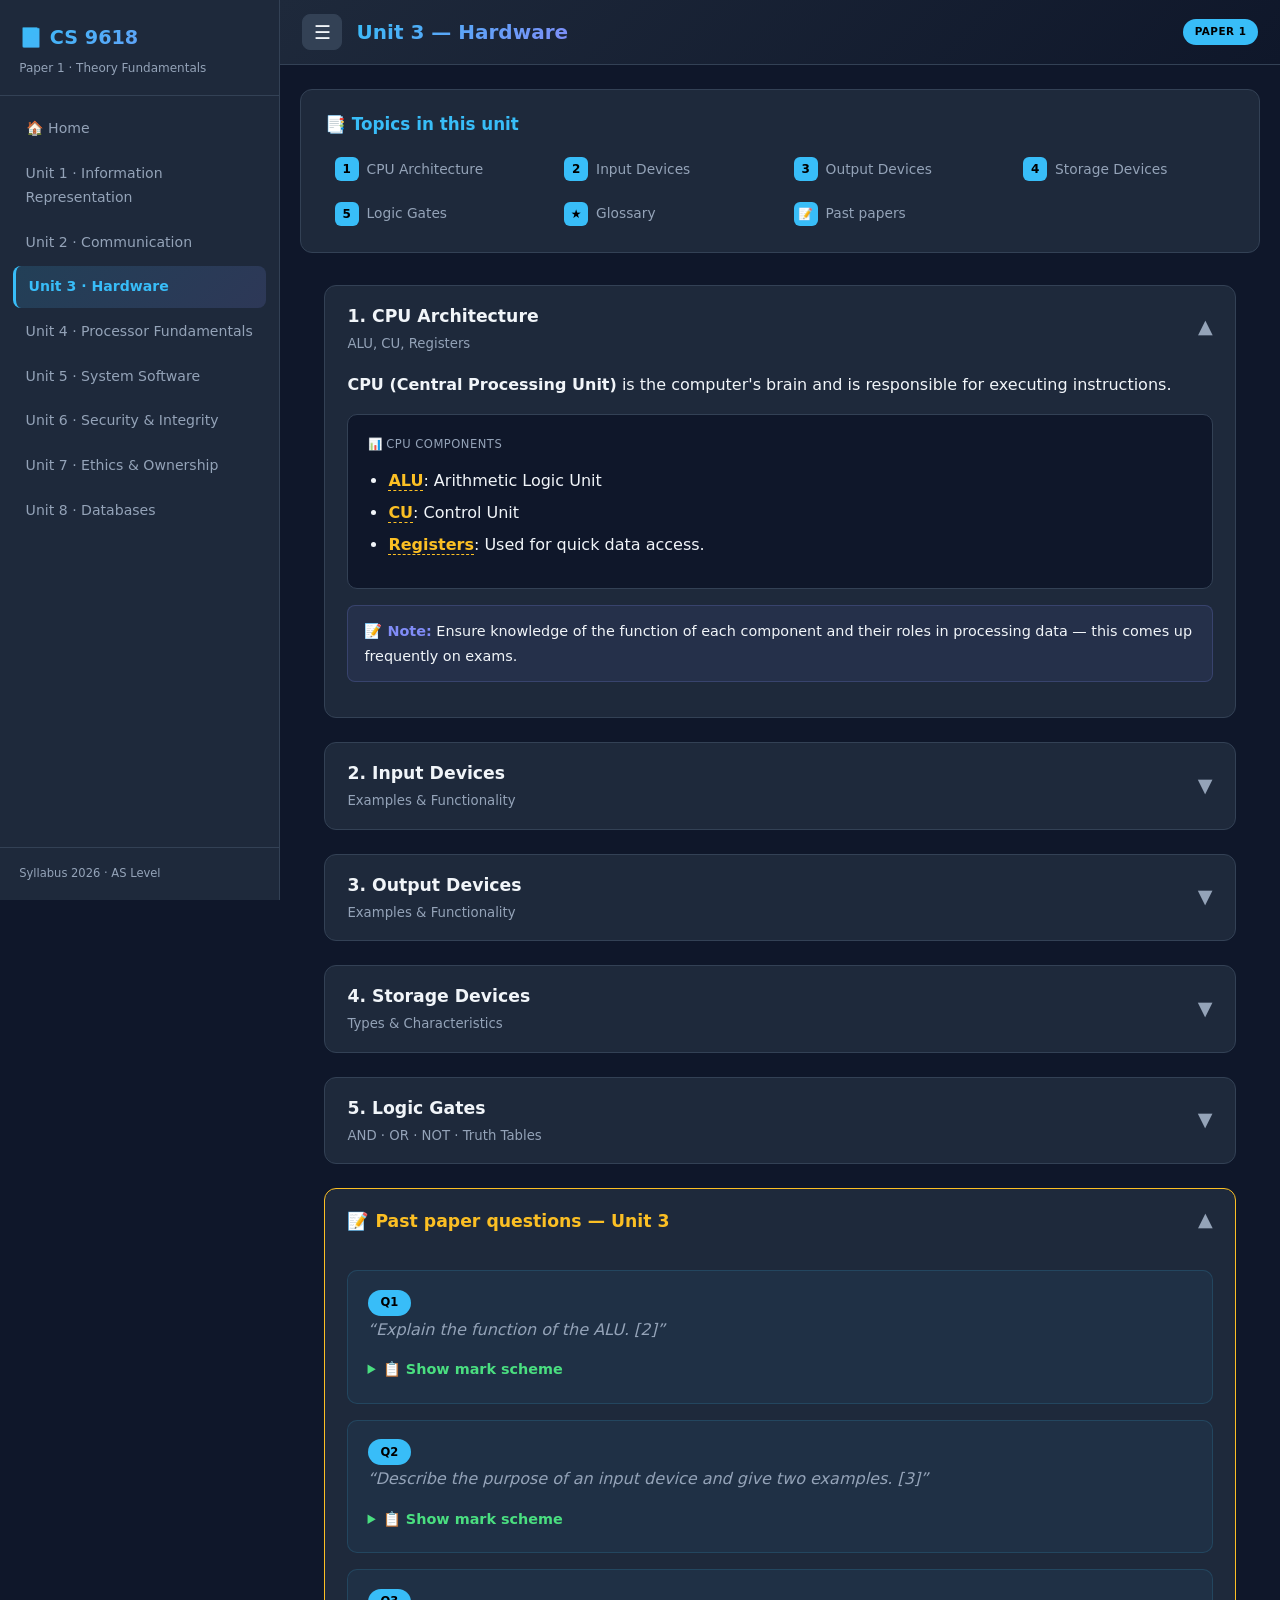
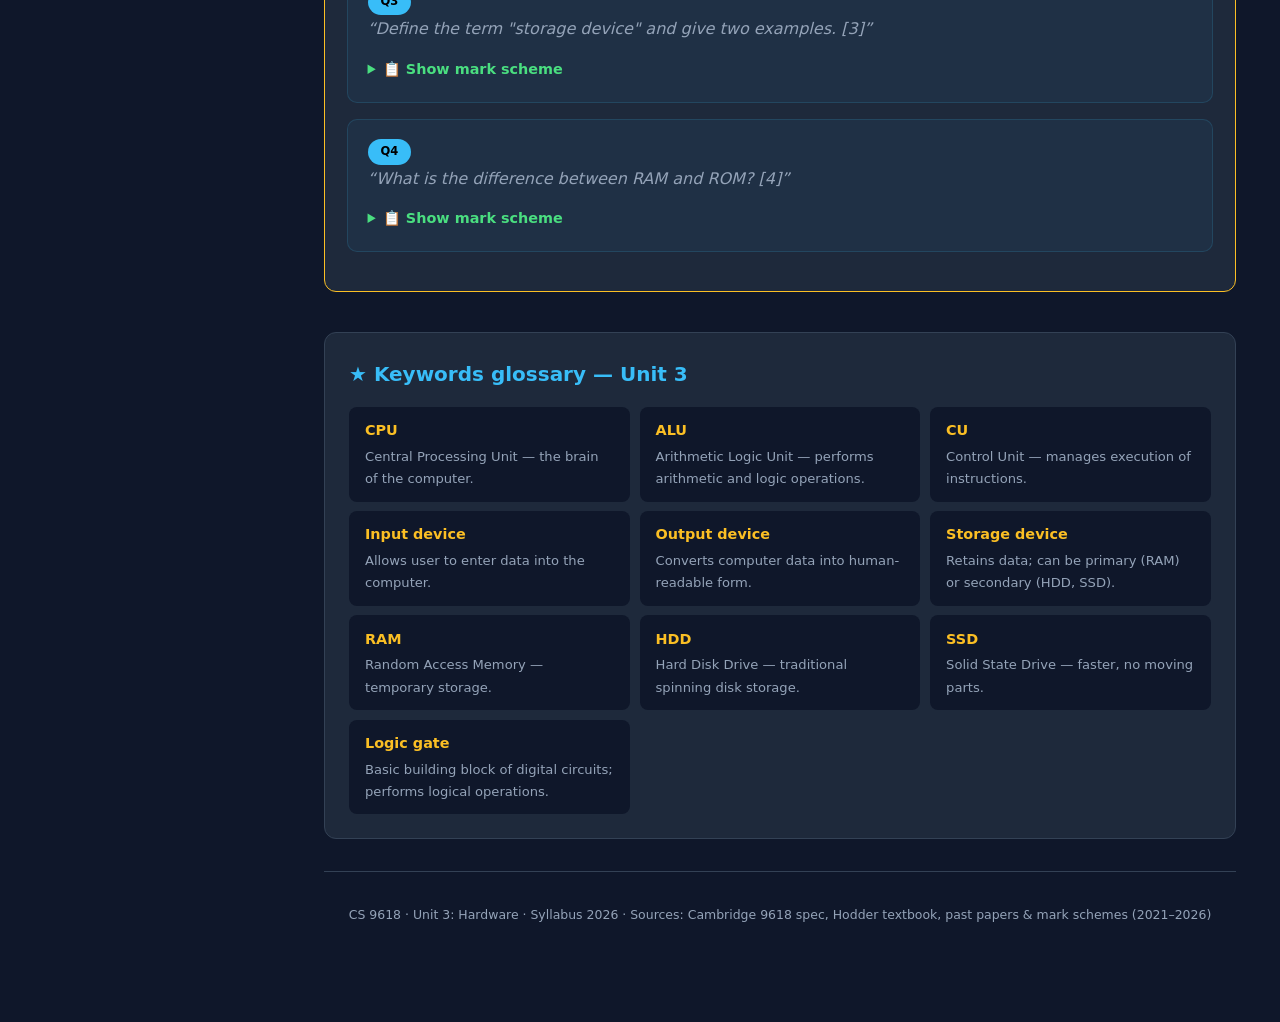
<file: unit3.html>
<!DOCTYPE html>
<html lang="en">
<head>
<meta charset="UTF-8"/>
<meta name="viewport" content="width=device-width, initial-scale=1.0"/>
<title>Unit 3 — Hardware</title>
<link rel="stylesheet" href="style.css"/>
</head>
<body>
<aside class="sidebar" id="sidebar">
  <div class="sidebar-head">
    <div class="sidebar-logo">📘 CS 9618</div>
    <div class="sidebar-sub">Paper 1 · Theory Fundamentals</div>
  </div>
  <nav class="unit-nav">
    <a href="index.html">🏠 Home</a>
    <a href="unit1.html">Unit 1 · Information Representation</a>
    <a href="unit2.html">Unit 2 · Communication</a>
    <a href="unit3.html"class="active">Unit 3 · Hardware</a>
    <a href="unit4.html">Unit 4 · Processor Fundamentals</a>
    <a href="unit5.html">Unit 5 · System Software</a>
    <a href="unit6.html">Unit 6 · Security &amp; Integrity</a>
    <a href="unit7.html">Unit 7 · Ethics &amp; Ownership</a>
    <a href="unit8.html">Unit 8 · Databases</a>
  </nav>
  <div class="sidebar-foot">Syllabus 2026 · AS Level</div>
</aside>
<div class="overlay" id="overlay"></div>

<div class="content">
  <div class="topbar">
    <button class="hamburger" onclick="toggleNav()" aria-label="Menu">☰</button>
    <h1>Unit 3 — Hardware</h1>
    <span class="badge">Paper 1</span>
  </div>

  <div class="toc">
    <h2>📑 Topics in this unit</h2>
    <div class="toc-grid">
      <a href="#s1"><span class="num">1</span> CPU Architecture</a>
      <a href="#s2"><span class="num">2</span> Input Devices</a>
      <a href="#s3"><span class="num">3</span> Output Devices</a>
      <a href="#s4"><span class="num">4</span> Storage Devices</a>
      <a href="#s5"><span class="num">5</span> Logic Gates</a>
      <a href="#glossary"><span class="num">★</span> Glossary</a>
      <a href="#pp"><span class="num">📝</span> Past papers</a>
    </div>
  </div>

  <main>

    <div class="section open" id="s1">
      <div class="section-header" onclick="toggleSection(this)">
        <h3>1. CPU Architecture <span class="sub">ALU, CU, Registers</span></h3>
        <span class="toggle-icon">▼</span>
      </div>
      <div class="section-body">
        <p><strong>CPU (Central Processing Unit)</strong> is the computer's brain and is responsible for executing instructions.</p>
        <div class="diagram">
          <div class="diagram-title">📊 CPU Components</div>
          <ul>
            <li><span class="kw" data-def="Performs arithmetic and logical operations.">ALU</span>: Arithmetic Logic Unit</li>
            <li><span class="kw" data-def="Controls the operation of the processor.">CU</span>: Control Unit</li>
            <li><span class="kw" data-def="Fast storage locations that hold temporary data.">Registers</span>: Used for quick data access.</li>
          </ul>
        </div>
        <div class="info">
          <strong>📝 Note:</strong> Ensure knowledge of the function of each component and their roles in processing data — this comes up frequently on exams.
        </div>
      </div>
    </div>

    <div class="section" id="s2">
      <div class="section-header" onclick="toggleSection(this)">
        <h3>2. Input Devices <span class="sub">Examples &amp; Functionality</span></h3>
        <span class="toggle-icon">▼</span>
      </div>
      <div class="section-body">
        <p><span class="kw" data-def="Devices used to provide data and control signals to a computer system.">Input devices</span> allow users to enter information or commands into a computer.</p>
        <table class="styled-table">
          <tr><th>Device</th><th>Example</th><th>Functionality</th></tr>
          <tr><td><span class="kw" data-def="Input device allowing text and commands.">Keyboard</span></td><td>Standard input device.</td><td>Allows user to type data into the computer.</td></tr>
          <tr><td><span class="kw" data-def="Input device for navigating the GUI.">Mouse</span></td><td>Pointing device.</td><td>Selects and interacts with software UI.</td></tr>
          <tr><td><span class="kw" data-def="Converts physical documents into digital data.">Scanner</span></td><td>Digitizes documents.</td><td>Allows physical documents to be converted for digital use.</td></tr>
          <tr><td><span class="kw" data-def="Converts sound into audio signals.">Microphone</span></td><td>Captures sound.</td><td>Inputs audio data into the computer.</td></tr>
        </table>
      </div>
    </div>

    <div class="section" id="s3">
      <div class="section-header" onclick="toggleSection(this)">
        <h3>3. Output Devices <span class="sub">Examples &amp; Functionality</span></h3>
        <span class="toggle-icon">▼</span>
      </div>
      <div class="section-body">
        <p><span class="kw" data-def="Devices used to convey information from a computer system to a user.">Output devices</span> convert computer data into human-readable form.</p>
        <table class="styled-table">
          <tr><th>Device</th><th>Example</th><th>Functionality</th></tr>
          <tr><td><span class="kw" data-def="Displays visual output from the computer.">Monitor</span></td><td>Standard output device.</td><td>Shows visual interface and applications.</td></tr>
          <tr><td><span class="kw" data-def="Produces hard copies of documents.">Printer</span></td><td>Standard printer.</td><td>Outputs documents and images on paper.</td></tr>
          <tr><td><span class="kw" data-def="Outputs sound produced by the computer's audio system.">Speakers</span></td><td>Outputs audio data.</td><td>Conveys sound to users.</td></tr>
          <tr><td><span class="kw" data-def="Outputs audio specific to physical items.">Headphones</span></td><td>Personal audio device.</td><td>Allows private listening of audio.</td></tr>
        </table>
      </div>
    </div>

    <div class="section" id="s4">
      <div class="section-header" onclick="toggleSection(this)">
        <h3>4. Storage Devices <span class="sub">Types &amp; Characteristics</span></h3>
        <span class="toggle-icon">▼</span>
      </div>
      <div class="section-body">
        <p>Storage devices are classified into two categories: <span class="kw" data-def="Temporary memory used for immediate data processing.">Primary storage</span> (e.g., RAM) and <span class="kw" data-def="Long-term storage for data retention.">Secondary storage</span> (e.g., SSD, HDD).</p>
        <table class="styled-table">
          <tr><th>Type</th><th>Details</th><th>Speed</th><th>Capacity</th></tr>
          <tr><td><span class="kw" data-def="Volatile storage used temporarily while the computer is on.">RAM</span></td><td>Holds data and instructions actively being used.</td><td>Fast</td><td>Smaller (GB)</td></tr>
          <tr><td><span class="kw" data-def="Non-volatile storage for long-term data retention.">HDD</span></td><td>Magnetic disk storage, slower read/write speeds.</td><td>Slower than SSD</td><td>Larger (TB)</td></tr>
          <tr><td><span class="kw" data-def="High-speed storage with no moving parts.">SSD</span></td><td>Flash memory storage, faster than HDD.</td><td>Fast</td><td>Smaller (GB-TB)</td></tr>
        </table>
        <div class="info"><strong>✏️ Exam tip:</strong> Differentiate between solid-state (SSD) vs. traditional disk drives (HDD) based on speed, reliability, and cost.</div>
      </div>
    </div>

    <div class="section" id="s5">
      <div class="section-header" onclick="toggleSection(this)">
        <h3>5. Logic Gates <span class="sub">AND · OR · NOT · Truth Tables</span></h3>
        <span class="toggle-icon">▼</span>
      </div>
      <div class="section-body">
        <p><span class="kw" data-def="Basic building blocks of digital circuits that perform logical operations.">Logic gates</span> are electronic devices that perform operations on one or more binary inputs to produce a single binary output.</p>
        <table class="styled-table">
          <tr><th>Gate</th><th>Symbol</th><th>Operation</th><th>Truth Table</th></tr>
          <tr><td>AND</td><td>🔗</td><td>1 only if all inputs = 1</td><td>
            <pre>
A | B | Output
0 | 0 | 0
0 | 1 | 0
1 | 0 | 0
1 | 1 | 1
            </pre>
            </td>
          </tr>
          <tr><td>OR</td><td>🔄</td><td>1 if at least one input = 1</td><td>
            <pre>
A | B | Output
0 | 0 | 0
0 | 1 | 1
1 | 0 | 1
1 | 1 | 1
            </pre>
            </td>
          </tr>
          <tr><td>NOT</td><td>❌</td><td>Inverts the input</td><td>
            <pre>
A | Output
0 | 1
1 | 0
            </pre>
            </td>
          </tr>
        </table>
        <p>Complex gate combinations produce more sophisticated logical functions. <span class="kw" data-def="Gates are the basis of digital circuits and computing hardware.">Logic gates</span> are integral in creating registers, ALUs, and more.</p>
      </div>
    </div>

    <div class="section open" id="pp" style="border-color:var(--amber);">
      <div class="section-header" onclick="toggleSection(this)">
        <h3 style="color:var(--amber);">📝 Past paper questions — Unit 3</h3>
        <span class="toggle-icon">▼</span>
      </div>
      <div class="section-body">
        <div class="pp-block"><span class="pp-link">Q1</span><q>Explain the function of the ALU. [2]</q><details class="ms-reveal"><summary>📋 Show mark scheme</summary><div class="ms-content">Performs arithmetic calculations (add, subtract) and logical operations (AND, OR, NOT).</div></details></div>
        <div class="pp-block"><span class="pp-link">Q2</span><q>Describe the purpose of an input device and give two examples. [3]</q><details class="ms-reveal"><summary>📋 Show mark scheme</summary><div class="ms-content">Allows user to enter data into a computer (e.g. keyboard, mouse).</div></details></div>
        <div class="pp-block"><span class="pp-link">Q3</span><q>Define the term "storage device" and give two examples. [3]</q><details class="ms-reveal"><summary>📋 Show mark scheme</summary><div class="ms-content">A device for retaining data; examples include SSD and HDD.</div></details></div>
        <div class="pp-block"><span class="pp-link">Q4</span><q>What is the difference between RAM and ROM? [4]</q><details class="ms-reveal"><summary>📋 Show mark scheme</summary><div class="ms-content">RAM is volatile (data lost when power off); ROM is non-volatile (data retained). ROM stores firmware; RAM stores data for current tasks.</div></details></div>
      </div>
    </div>

    <div class="glossary" id="glossary">
      <h2>★ Keywords glossary — Unit 3</h2>
      <div class="glossary-grid">
        <div class="glossary-item"><div class="g-term">CPU</div><div class="g-def">Central Processing Unit — the brain of the computer.</div></div>
        <div class="glossary-item"><div class="g-term">ALU</div><div class="g-def">Arithmetic Logic Unit — performs arithmetic and logic operations.</div></div>
        <div class="glossary-item"><div class="g-term">CU</div><div class="g-def">Control Unit — manages execution of instructions.</div></div>
        <div class="glossary-item"><div class="g-term">Input device</div><div class="g-def">Allows user to enter data into the computer.</div></div>
        <div class="glossary-item"><div class="g-term">Output device</div><div class="g-def">Converts computer data into human-readable form.</div></div>
        <div class="glossary-item"><div class="g-term">Storage device</div><div class="g-def">Retains data; can be primary (RAM) or secondary (HDD, SSD).</div></div>
        <div class="glossary-item"><div class="g-term">RAM</div><div class="g-def">Random Access Memory — temporary storage.</div></div>
        <div class="glossary-item"><div class="g-term">HDD</div><div class="g-def">Hard Disk Drive — traditional spinning disk storage.</div></div>
        <div class="glossary-item"><div class="g-term">SSD</div><div class="g-def">Solid State Drive — faster, no moving parts.</div></div>
        <div class="glossary-item"><div class="g-term">Logic gate</div><div class="g-def">Basic building block of digital circuits; performs logical operations.</div></div>
      </div>
    </div>

    <footer>CS 9618 · Unit 3: Hardware · Syllabus 2026 · Sources: Cambridge 9618 spec, Hodder textbook, past papers &amp; mark schemes (2021–2026)</footer>
  </main>
</div>
<script src="script.js"></script>
</body>
</html>
</file>
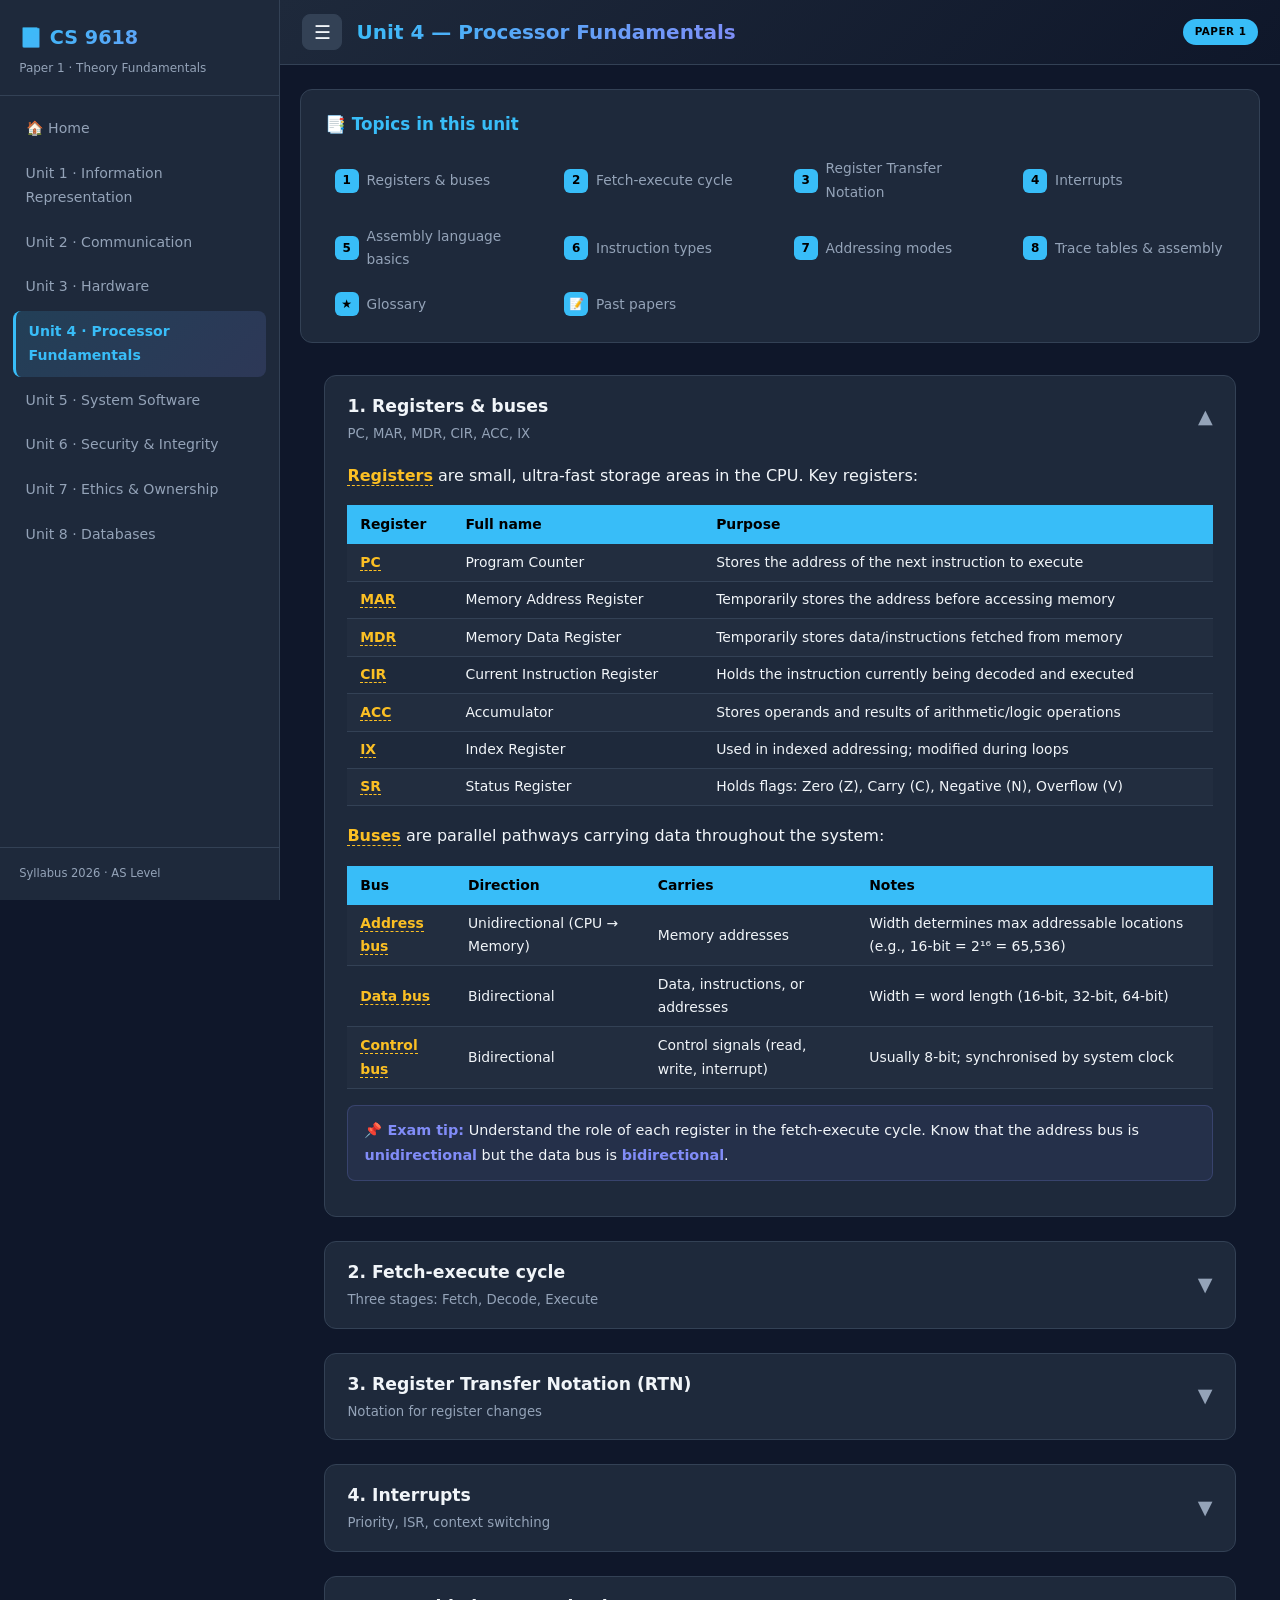
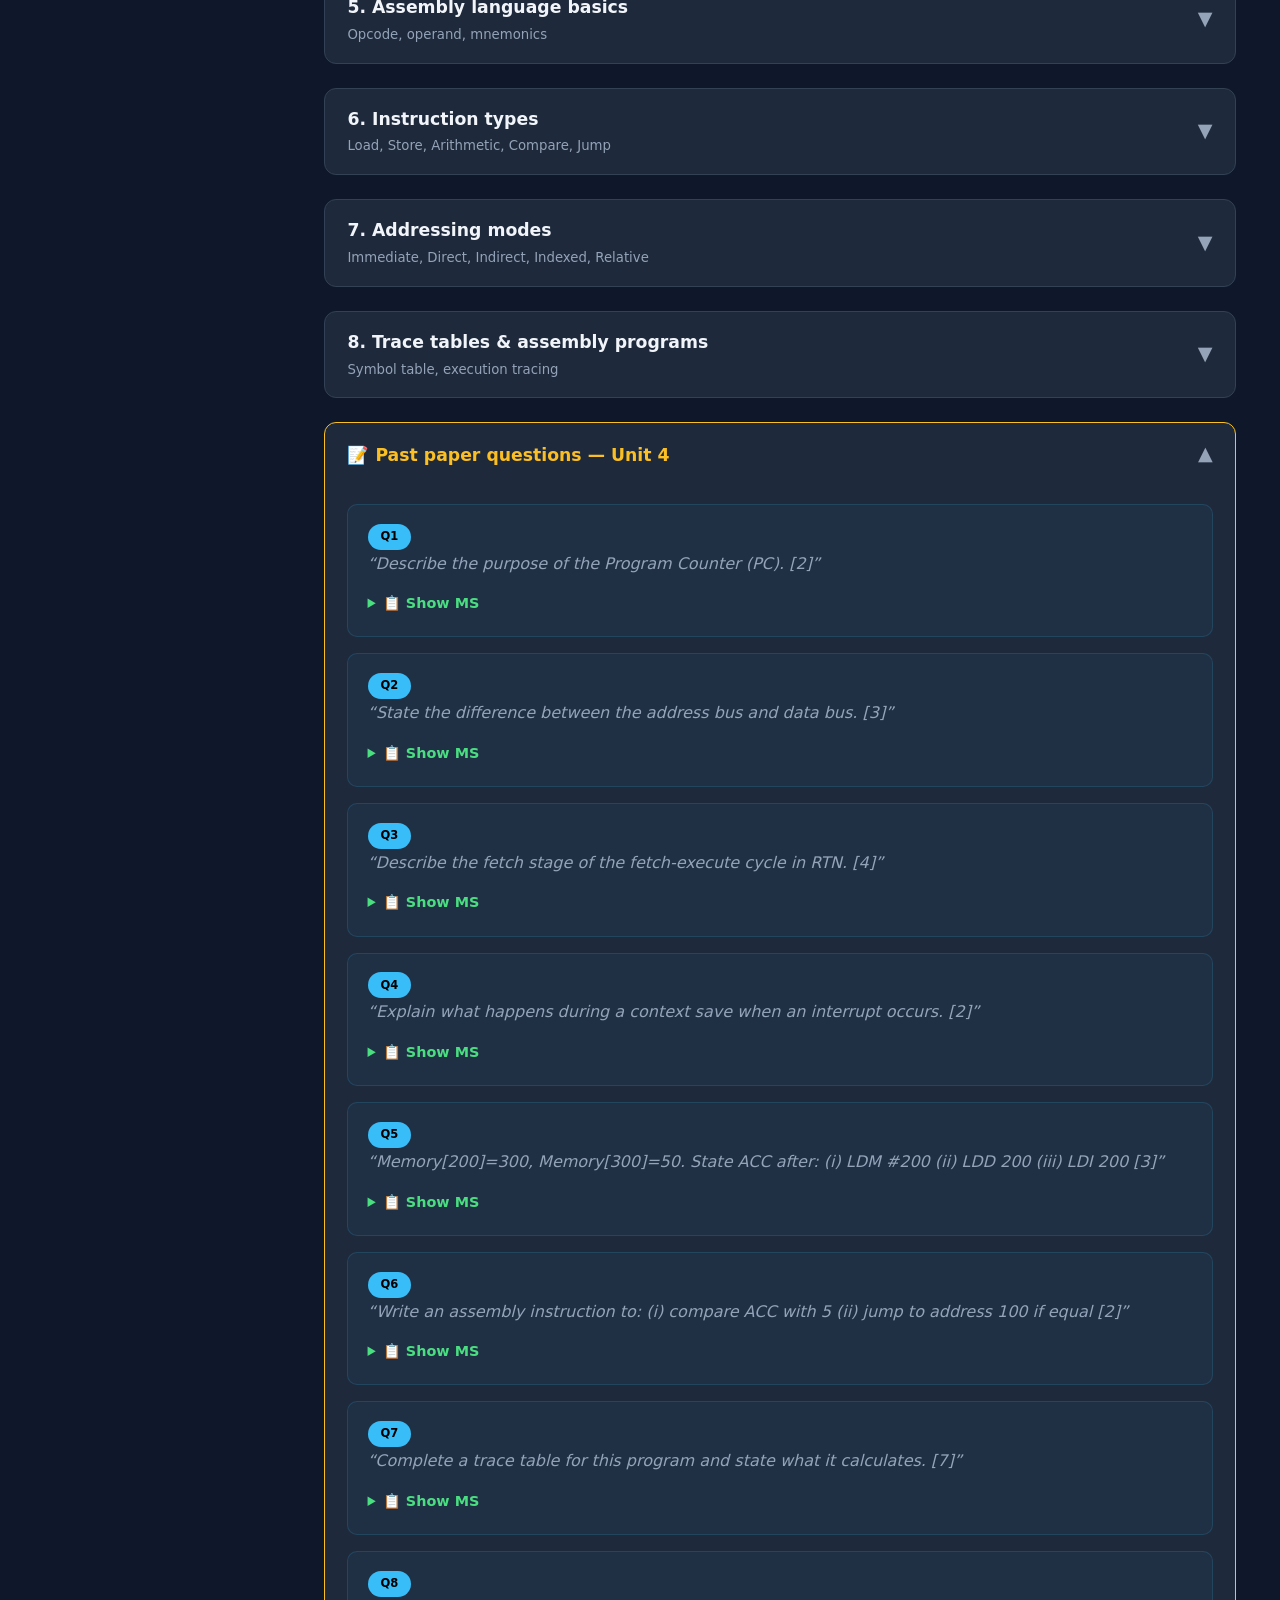
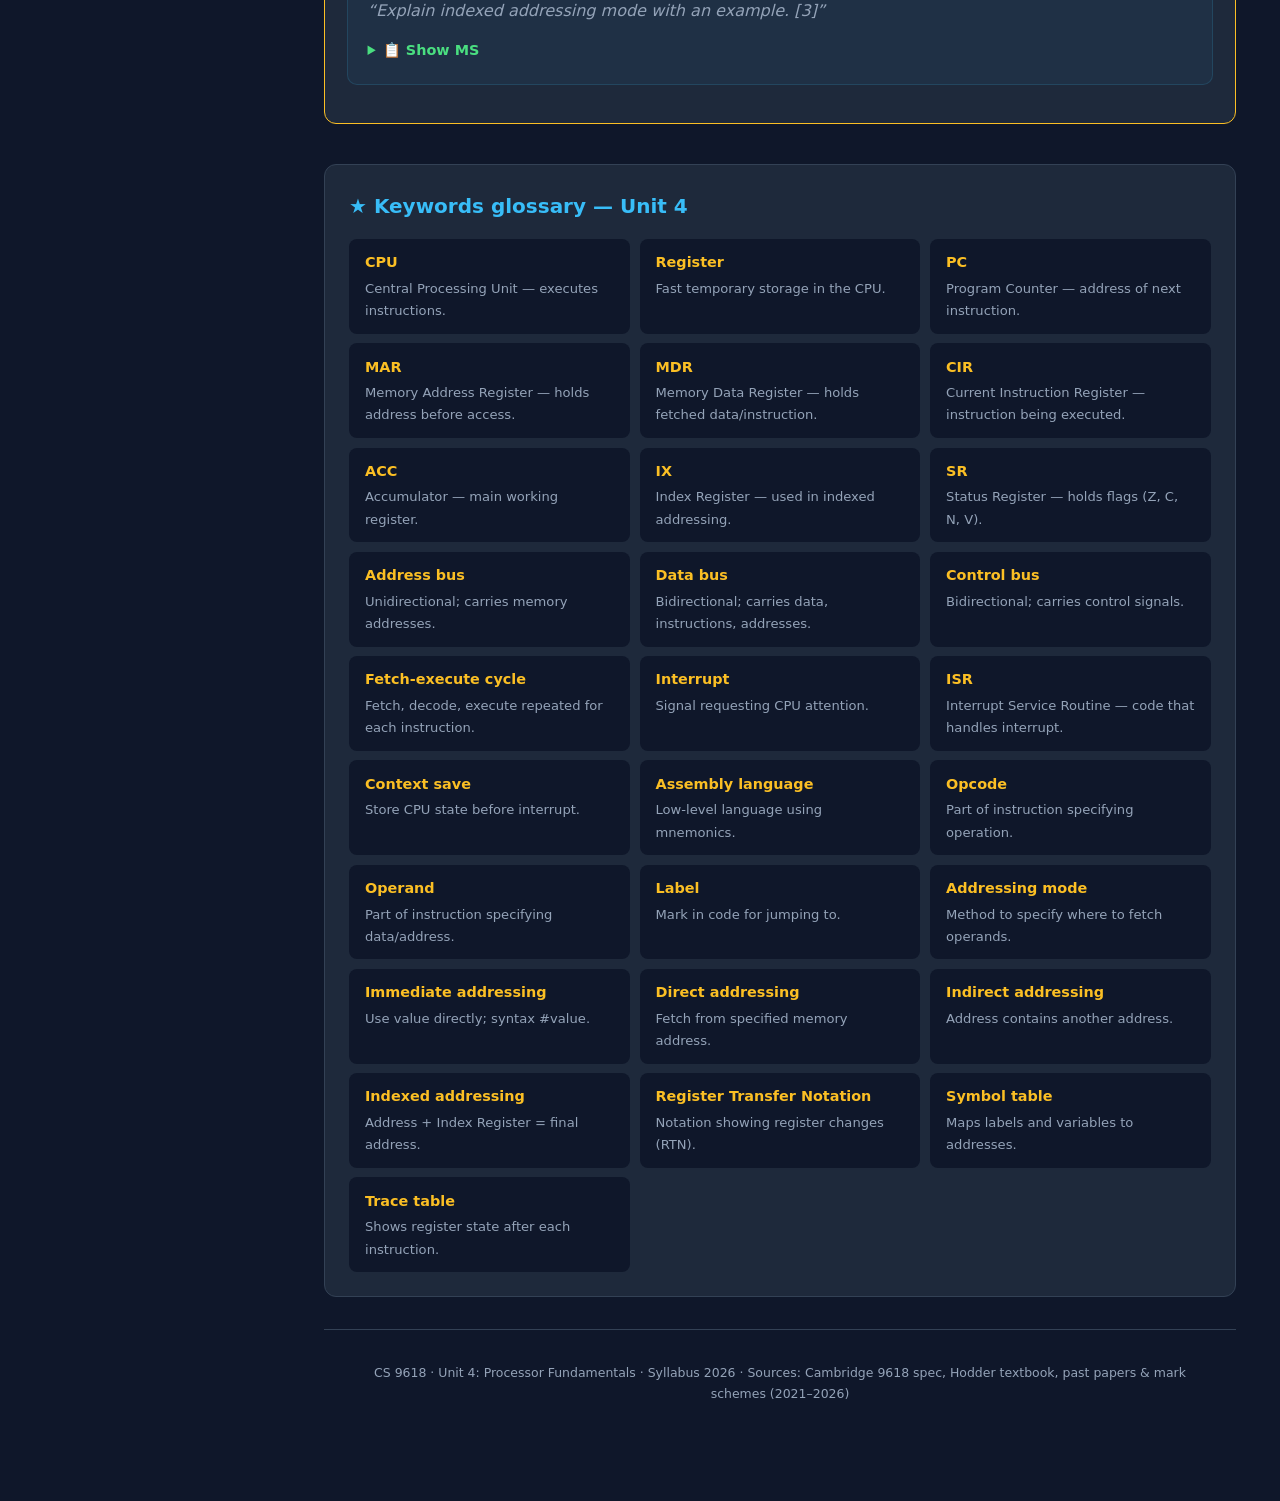
<file: unit4.html>
<!DOCTYPE html>
<html lang="en">
<head>
<meta charset="UTF-8"/>
<meta name="viewport" content="width=device-width, initial-scale=1.0"/>
<title>Unit 4 — Processor Fundamentals</title>
<link rel="stylesheet" href="style.css"/>
</head>
<body>
<aside class="sidebar" id="sidebar">
  <div class="sidebar-head">
    <div class="sidebar-logo">📘 CS 9618</div>
    <div class="sidebar-sub">Paper 1 · Theory Fundamentals</div>
  </div>
  <nav class="unit-nav">
    <a href="index.html">🏠 Home</a>
    <a href="unit1.html">Unit 1 · Information Representation</a>
    <a href="unit2.html">Unit 2 · Communication</a>
    <a href="unit3.html">Unit 3 · Hardware</a>
    <a href="unit4.html"class="active">Unit 4 · Processor Fundamentals</a>
    <a href="unit5.html">Unit 5 · System Software</a>
    <a href="unit6.html">Unit 6 · Security &amp; Integrity</a>
    <a href="unit7.html">Unit 7 · Ethics &amp; Ownership</a>
    <a href="unit8.html">Unit 8 · Databases</a>
  </nav>
  <div class="sidebar-foot">Syllabus 2026 · AS Level</div>
</aside>
<div class="overlay" id="overlay"></div>

<div class="content">
  <div class="topbar">
    <button class="hamburger" onclick="toggleNav()" aria-label="Menu">☰</button>
    <h1>Unit 4 — Processor Fundamentals</h1>
    <span class="badge">Paper 1</span>
  </div>

  <div class="toc">
    <h2>📑 Topics in this unit</h2>
    <div class="toc-grid">
      <a href="#s1"><span class="num">1</span> Registers &amp; buses</a>
      <a href="#s2"><span class="num">2</span> Fetch-execute cycle</a>
      <a href="#s3"><span class="num">3</span> Register Transfer Notation</a>
      <a href="#s4"><span class="num">4</span> Interrupts</a>
      <a href="#s5"><span class="num">5</span> Assembly language basics</a>
      <a href="#s6"><span class="num">6</span> Instruction types</a>
      <a href="#s7"><span class="num">7</span> Addressing modes</a>
      <a href="#s8"><span class="num">8</span> Trace tables &amp; assembly</a>
      <a href="#glossary"><span class="num">★</span> Glossary</a>
      <a href="#pp"><span class="num">📝</span> Past papers</a>
    </div>
  </div>

  <main>

    <div class="section open" id="s1">
      <div class="section-header" onclick="toggleSection(this)">
        <h3>1. Registers &amp; buses <span class="sub">PC, MAR, MDR, CIR, ACC, IX</span></h3>
        <span class="toggle-icon">▼</span>
      </div>
      <div class="section-body">
        <p><span class="kw" data-def="Fast storage locations in the CPU that hold data or instructions temporarily.">Registers</span> are small, ultra-fast storage areas in the CPU. Key registers:</p>
        <table class="styled-table">
          <tr><th>Register</th><th>Full name</th><th>Purpose</th></tr>
          <tr><td><span class="kw" data-def="Holds the memory address of the next instruction to fetch.">PC</span></td><td>Program Counter</td><td>Stores the address of the next instruction to execute</td></tr>
          <tr><td><span class="kw" data-def="Holds a memory address before it is used to fetch data.">MAR</span></td><td>Memory Address Register</td><td>Temporarily stores the address before accessing memory</td></tr>
          <tr><td><span class="kw" data-def="Holds data or instructions fetched from memory.">MDR</span></td><td>Memory Data Register</td><td>Temporarily stores data/instructions fetched from memory</td></tr>
          <tr><td><span class="kw" data-def="Holds the current instruction being executed.">CIR</span></td><td>Current Instruction Register</td><td>Holds the instruction currently being decoded and executed</td></tr>
          <tr><td><span class="kw" data-def="Main working register where arithmetic/logic results are stored.">ACC</span></td><td>Accumulator</td><td>Stores operands and results of arithmetic/logic operations</td></tr>
          <tr><td><span class="kw" data-def="Used in indexed addressing mode to calculate memory addresses.">IX</span></td><td>Index Register</td><td>Used in indexed addressing; modified during loops</td></tr>
          <tr><td><span class="kw" data-def="Stores flags (Z, C, N, V) indicating status of last operation.">SR</span></td><td>Status Register</td><td>Holds flags: Zero (Z), Carry (C), Negative (N), Overflow (V)</td></tr>
        </table>
        <p><span class="kw" data-def="Wires connecting CPU, memory, and I/O devices in parallel.">Buses</span> are parallel pathways carrying data throughout the system:</p>
        <table class="styled-table">
          <tr><th>Bus</th><th>Direction</th><th>Carries</th><th>Notes</th></tr>
          <tr><td><span class="kw" data-def="Carries memory addresses from CPU to memory.">Address bus</span></td><td>Unidirectional (CPU → Memory)</td><td>Memory addresses</td><td>Width determines max addressable locations (e.g., 16-bit = 2¹⁶ = 65,536)</td></tr>
          <tr><td><span class="kw" data-def="Carries data between CPU, memory, and I/O.">Data bus</span></td><td>Bidirectional</td><td>Data, instructions, or addresses</td><td>Width = word length (16-bit, 32-bit, 64-bit)</td></tr>
          <tr><td><span class="kw" data-def="Carries control signals from CU to all components.">Control bus</span></td><td>Bidirectional</td><td>Control signals (read, write, interrupt)</td><td>Usually 8-bit; synchronised by system clock</td></tr>
        </table>
        <div class="info"><strong>📌 Exam tip:</strong> Understand the role of each register in the fetch-execute cycle. Know that the address bus is <strong>unidirectional</strong> but the data bus is <strong>bidirectional</strong>.</div>
      </div>
    </div>

    <div class="section" id="s2">
      <div class="section-header" onclick="toggleSection(this)">
        <h3>2. Fetch-execute cycle <span class="sub">Three stages: Fetch, Decode, Execute</span></h3>
        <span class="toggle-icon">▼</span>
      </div>
      <div class="section-body">
        <p>The <span class="kw" data-def="Repeated process of fetching an instruction, decoding it, and executing it.">fetch-execute cycle</span> is the basic operation of every CPU. It repeats continuously.</p>
        <div class="worked">
          <div style="margin-bottom: 1rem;">
            <strong style="color: var(--accent);">🔄 STAGE 1: FETCH</strong>
            <div class="step" style="margin-top: 0.4rem;"><span class="step-num">1</span> <strong>PC → MAR</strong> via address bus (PC holds address of next instruction)</div>
            <div class="step"><span class="step-num">2</span> <strong>Memory[MAR] → MDR</strong> via data bus (fetch instruction from memory)</div>
            <div class="step"><span class="step-num">3</span> <strong>MDR → CIR</strong> (move instruction into current instruction register)</div>
            <div class="step"><span class="step-num">4</span> <strong>PC ← PC + 1</strong> (increment PC to point to next instruction)</div>
          </div>
          <div style="margin-bottom: 1rem;">
            <strong style="color: var(--green);">🔍 STAGE 2: DECODE</strong>
            <div class="step" style="margin-top: 0.4rem;"><span class="step-num">5</span> Control Unit interprets the instruction in the CIR</div>
            <div class="step"><span class="step-num">6</span> Extract opcode and operand</div>
          </div>
          <div>
            <strong style="color: var(--amber);">⚡ STAGE 3: EXECUTE</strong>
            <div class="step" style="margin-top: 0.4rem;"><span class="step-num">7</span> Control Unit sends signals to appropriate components</div>
            <div class="step"><span class="step-num">8</span> Instruction is carried out (e.g., ALU adds, data is stored)</div>
          </div>
        </div>
        <div class="info"><strong>✏️ Past paper:</strong> You may be asked to describe all three stages or trace through a fetch-execute cycle step by step.</div>
      </div>
    </div>

    <div class="section" id="s3">
      <div class="section-header" onclick="toggleSection(this)">
        <h3>3. Register Transfer Notation (RTN) <span class="sub">Notation for register changes</span></h3>
        <span class="toggle-icon">▼</span>
      </div>
      <div class="section-body">
        <p><span class="kw" data-def="A notation showing which register transfers to which, and operations performed.">Register Transfer Notation</span> (RTN) is a shorthand to describe fetch-execute steps:</p>
        <table class="styled-table">
          <tr><th>Notation</th><th>Meaning</th><th>Example</th></tr>
          <tr><td><code>[X]</code></td><td>Contents of register X</td><td><code>[PC]</code> = contents of PC</td></tr>
          <tr><td><code>X ← [Y]</code></td><td>Contents of Y copied to X</td><td><code>MAR ← [PC]</code> (PC copied to MAR)</td></tr>
          <tr><td><code>[[X]]</code></td><td>Contents of the memory location whose address is in X</td><td><code>MDR ← [[MAR]]</code> (fetch from memory at MAR)</td></tr>
          <tr><td><code>[X] + 1</code></td><td>Add 1 to contents of X</td><td><code>PC ← [PC] + 1</code> (increment PC)</td></tr>
        </table>
        <div class="formula">
Fetch-Execute Cycle in RTN:
MAR ← [PC]           ← PC → MAR (address bus)
MDR ← [[MAR]]        ← Memory address sent, instruction fetched
CIR ← [MDR]          ← Instruction moved to CIR
PC ← [PC] + 1        ← PC incremented
(Decode and Execute follow)
        </div>
        <div class="pp-block">
          <span class="pp-link">Frequent Paper 1 Q</span>
          <q>Describe in RTN the steps to fetch an instruction. [4]</q>
          <details class="ms-reveal"><summary>📋 Show mark scheme</summary><div class="ms-content">
MAR ← [PC] (address of next instruction)
MDR ← [[MAR]] (fetch instruction from memory)
CIR ← [MDR] (instruction moved to CIR)
PC ← [PC] + 1 (increment PC)
          </div></details>
        </div>
      </div>
    </div>

    <div class="section" id="s4">
      <div class="section-header" onclick="toggleSection(this)">
        <h3>4. Interrupts <span class="sub">Priority, ISR, context switching</span></h3>
        <span class="toggle-icon">▼</span>
      </div>
      <div class="section-body">
        <p><span class="kw" data-def="A signal sent to the CPU by a device or software requesting immediate attention.">An interrupt</span> is a signal that pauses the current program and requests the CPU's attention.</p>
        <p><strong>Sources of interrupts:</strong> hardware (I/O device ready, timer, error) or software (illegal instruction, divide-by-zero).</p>
        <p><span class="kw" data-def="A priority level determines which interrupt is serviced first if multiple occur.">Priority</span> determines the order interrupts are serviced. Higher-priority interrupts may interrupt lower-priority ones.</p>
        <div class="worked">
          <div class="step"><span class="step-num">1</span> During fetch-execute, the interrupt register is checked</div>
          <div class="step"><span class="step-num">2</span> If an interrupt is set, the CPU checks its priority</div>
          <div class="step"><span class="step-num">3</span> CPU stores the current state (PC, registers, status) — <strong>context save</strong></div>
          <div class="step"><span class="step-num">4</span> Jump to the <span class="kw" data-def="Code that handles/services an interrupt.">Interrupt Service Routine (ISR)</span></div>
          <div class="step"><span class="step-num">5</span> ISR executes</div>
          <div class="step"><span class="step-num">6</span> Restore saved context — <strong>context restore</strong></div>
          <div class="step"><span class="step-num">7</span> Return to original program</div>
        </div>
        <div class="tip"><strong>📌 Exam tip:</strong> Interrupts enable multi-tasking and allow I/O operations without wasting CPU time. Context save/restore is essential to resume the original program correctly.</div>
      </div>
    </div>

    <div class="section" id="s5">
      <div class="section-header" onclick="toggleSection(this)">
        <h3>5. Assembly language basics <span class="sub">Opcode, operand, mnemonics</span></h3>
        <span class="toggle-icon">▼</span>
      </div>
      <div class="section-body">
        <p><span class="kw" data-def="Low-level programming language using human-readable mnemonics.">Assembly language</span> uses <span class="kw" data-def="A mnemonic abbreviation for the operation to perform.">mnemonics</span> instead of raw binary machine code.</p>
        <p>Each instruction has an <span class="kw" data-def="The part of an instruction that specifies the operation.">opcode</span> (operation) and an optional <span class="kw" data-def="The part of an instruction that specifies the data or address.">operand</span> (data or address).</p>
        <div class="formula">
Instruction format:
[Label:] OPCODE OPERAND

Example:
loop: ADD total      ← Label points here; ADD is opcode; total is operand
        </div>
        <table class="styled-table">
          <tr><th>Instruction</th><th>Opcode</th><th>Operand</th><th>Example</th></tr>
          <tr><td>Load Immediate</td><td>LDM</td><td>#value</td><td><code>LDM #25</code> (store 25 in ACC)</td></tr>
          <tr><td>Load Direct</td><td>LDD</td><td>address</td><td><code>LDD 200</code> (load from address 200)</td></tr>
          <tr><td>Store</td><td>STO</td><td>address</td><td><code>STO 200</code> (store ACC at address 200)</td></tr>
          <tr><td>Add</td><td>ADD</td><td>address</td><td><code>ADD 200</code> (add value at address 200 to ACC)</td></tr>
          <tr><td>Subtract</td><td>SUB</td><td>address</td><td><code>SUB 200</code> (subtract address 200 from ACC)</td></tr>
          <tr><td>Increment</td><td>INC</td><td>register</td><td><code>INC ACC</code> (add 1 to ACC)</td></tr>
          <tr><td>Decrement</td><td>DEC</td><td>register</td><td><code>DEC IX</code> (subtract 1 from IX)</td></tr>
          <tr><td>Jump</td><td>JMP</td><td>address/label</td><td><code>JMP loop</code> (jump to label)</td></tr>
          <tr><td>Compare</td><td>CMP</td><td>address/#value</td><td><code>CMP #10</code> (compare ACC with 10)</td></tr>
          <tr><td>Jump if Equal</td><td>JPE</td><td>address/label</td><td><code>JPE done</code> (jump if equal)</td></tr>
          <tr><td>Jump if Not Equal</td><td>JPN</td><td>address/label</td><td><code>JPN loop</code> (jump if not equal)</td></tr>
          <tr><td>End</td><td>END</td><td>—</td><td><code>END</code> (return to OS)</td></tr>
        </table>
        <div class="info"><strong>✏️ Note:</strong> A <span class="kw" data-def="An identifier in assembly code that marks a location for jumping to.">label</span> marks a location in the program so you can jump to it. Labels end with <strong>:</strong> and are used with jump instructions.</div>
      </div>
    </div>

    <div class="section" id="s6">
      <div class="section-header" onclick="toggleSection(this)">
        <h3>6. Instruction types <span class="sub">Load, Store, Arithmetic, Compare, Jump</span></h3>
        <span class="toggle-icon">▼</span>
      </div>
      <div class="section-body">
        <p>Assembly language instructions are grouped by function:</p>
        <div style="margin-top: 1rem;">
          <strong style="display: block; margin-bottom: 0.5rem; color: var(--accent);">📥 Data movement instructions:</strong>
          <ul>
            <li><code>LDM #value</code> — Load immediate (load a constant)</li>
            <li><code>LDD address</code> — Load direct (fetch from memory)</li>
            <li><code>LDI address</code> — Load indirect (fetch via pointer)</li>
            <li><code>LDX address</code> — Load indexed (fetch with offset)</li>
            <li><code>STO address</code> — Store ACC at address</li>
          </ul>
        </div>
        <div style="margin-top: 1rem;">
          <strong style="display: block; margin-bottom: 0.5rem; color: var(--green);">➕ Arithmetic instructions:</strong>
          <ul>
            <li><code>ADD address</code> or <code>ADD #n</code> — Add to ACC</li>
            <li><code>SUB address</code> or <code>SUB #n</code> — Subtract from ACC</li>
            <li><code>INC register</code> — Increment (ACC or IX)</li>
            <li><code>DEC register</code> — Decrement (ACC or IX)</li>
          </ul>
        </div>
        <div style="margin-top: 1rem;">
          <strong style="display: block; margin-bottom: 0.5rem; color: var(--amber);">🔀 Control/comparison instructions:</strong>
          <ul>
            <li><code>CMP address</code> or <code>CMP #n</code> — Compare ACC with value (sets flags)</li>
            <li><code>CMI address</code> — Compare indirect</li>
            <li><code>JMP address</code> — Unconditional jump</li>
            <li><code>JPE address</code> — Jump if equal (after compare)</li>
            <li><code>JPN address</code> — Jump if not equal (after compare)</li>
            <li><code>END</code> — End program</li>
          </ul>
        </div>
      </div>
    </div>

    <div class="section" id="s7">
      <div class="section-header" onclick="toggleSection(this)">
        <h3>7. Addressing modes <span class="sub">Immediate, Direct, Indirect, Indexed, Relative</span></h3>
        <span class="toggle-icon">▼</span>
      </div>
      <div class="section-body">
        <p><span class="kw" data-def="The method used to specify where to fetch operands from.">Addressing modes</span> determine where the CPU fetches data from:</p>
        <table class="styled-table">
          <tr><th>Mode</th><th>Syntax</th><th>What it does</th><th>Example</th></tr>
          <tr><td><strong>Immediate</strong></td><td><code>#value</code></td><td>Use the value directly (no memory access)</td><td><code>LDM #200</code> → ACC = 200</td></tr>
          <tr><td><strong>Direct/Absolute</strong></td><td><code>address</code></td><td>Fetch from the specified memory address</td><td><code>LDD 200</code> → ACC = [memory 200]</td></tr>
          <tr><td><strong>Indirect</strong></td><td><code>address</code> with LDI</td><td>Address contains another address (pointer). Fetch from that location.</td><td>Memory[200]=20, Memory[20]=5; <code>LDI 200</code> → ACC = 5</td></tr>
          <tr><td><strong>Indexed</strong></td><td><code>address</code> with LDX</td><td>Address + Index Register value = final address</td><td>IX=4, Memory[204]=17; <code>LDX 200</code> → ACC = 17</td></tr>
          <tr><td><strong>Relative</strong></td><td><code>#offset</code> with JMR</td><td>PC + offset = jump address</td><td><code>JMR #5</code> → jump 5 locations forward</td></tr>
        </table>
        <div class="worked">
          <strong>📚 Full example:</strong>
          <div class="step" style="margin: 0.5rem 0;"><span class="step-num">Scenario:</span> Memory[200]=20, Memory[20]=5, IX=4</div>
          <div class="step"><code>LDM #200</code> → ACC = 200 (immediate)</div>
          <div class="step"><code>LDD 200</code> → ACC = 20 (direct: fetch from address 200)</div>
          <div class="step"><code>LDI 200</code> → ACC = 5 (indirect: address 200 contains 20, so fetch from address 20)</div>
          <div class="step"><code>LDX 200</code> → ACC = ? (indexed: fetch from 200+4=204)</div>
        </div>
        <div class="pp-block">
          <span class="pp-link">Frequent Paper 1 Q</span>
          <q>Memory[200]=300, Memory[300]=50. State the contents of ACC after: (i) LDM #200 (ii) LDD 200 (iii) LDI 200</q>
          <details class="ms-reveal"><summary>📋 Show mark scheme</summary><div class="ms-content">(i) <strong>200</strong> (immediate); (ii) <strong>300</strong> (direct: value at 200); (iii) <strong>50</strong> (indirect: 200→300→50)</div></details>
        </div>
      </div>
    </div>

    <div class="section" id="s8">
      <div class="section-header" onclick="toggleSection(this)">
        <h3>8. Trace tables &amp; assembly programs <span class="sub">Symbol table, execution tracing</span></h3>
        <span class="toggle-icon">▼</span>
      </div>
      <div class="section-body">
        <p>A <span class="kw" data-def="Maps labels and variables to their memory addresses.">symbol table</span> records the memory address of each label and variable. A <span class="kw" data-def="Shows the state of registers after each instruction.">trace table</span> shows how registers change as the program executes.</p>
        <div class="info"><strong>Example program:</strong></div>
        <div class="formula" style="font-size: 0.9rem;">
loop:   LDX number        (load from array using index)
        ADD total         (add to total)
        STO total         (store result)
        INC IX            (increment index)
        CMP #3            (compare index with 3)
        JPN loop          (jump back if not equal)
        END
number: 5, 7, 3           (array)
total:  0                 (accumulator)
        </div>
        <strong>Symbol Table (assume program starts at 100):</strong>
        <table class="styled-table" style="font-size: 0.85rem;">
          <tr><th>Label</th><th>Address</th></tr>
          <tr><td>loop</td><td>100</td></tr>
          <tr><td>number</td><td>107</td></tr>
          <tr><td>total</td><td>110</td></tr>
        </table>
        <strong style="display: block; margin-top: 1rem;">Trace Table (first 2 iterations):</strong>
        <table class="styled-table" style="font-size: 0.8rem;">
          <tr><th>PC</th><th>Instruction</th><th>ACC</th><th>IX</th><th>Total</th></tr>
          <tr><td>100</td><td>LDX 107</td><td>5</td><td>0</td><td>0</td></tr>
          <tr><td>101</td><td>ADD 110</td><td>5</td><td>0</td><td>0</td></tr>
          <tr><td>102</td><td>STO 110</td><td>5</td><td>0</td><td>5</td></tr>
          <tr><td>103</td><td>INC IX</td><td>5</td><td>1</td><td>5</td></tr>
          <tr><td>104</td><td>CMP #3</td><td>5</td><td>1</td><td>5</td></tr>
          <tr><td>105</td><td>JPN 100</td><td>5</td><td>1</td><td>5</td></tr>
          <tr><td>100</td><td>LDX 107</td><td>7</td><td>1</td><td>5</td></tr>
          <tr><td>101</td><td>ADD 110</td><td>12</td><td>1</td><td>5</td></tr>
          <tr><td>102</td><td>STO 110</td><td>12</td><td>1</td><td>12</td></tr>
        </table>
        <div class="pp-block">
          <span class="pp-link">Frequent Paper 1 Q</span>
          <q>Complete the trace table for this assembly program. State what the program does. [6]</q>
          <details class="ms-reveal"><summary>📋 Show mark scheme</summary><div class="ms-content">Trace table should show PC, instruction, and register changes for each step. Program: sums an array of 3 numbers using indexed addressing and a loop.</div></details>
        </div>
      </div>
    </div>

    <div class="section open" id="pp" style="border-color:var(--amber);">
      <div class="section-header" onclick="toggleSection(this)">
        <h3 style="color:var(--amber);">📝 Past paper questions — Unit 4</h3>
        <span class="toggle-icon">▼</span>
      </div>
      <div class="section-body">
        <div class="pp-block"><span class="pp-link">Q1</span><q>Describe the purpose of the Program Counter (PC). [2]</q><details class="ms-reveal"><summary>📋 Show MS</summary><div class="ms-content">Stores the memory address of the next instruction to be fetched.</div></details></div>
        <div class="pp-block"><span class="pp-link">Q2</span><q>State the difference between the address bus and data bus. [3]</q><details class="ms-reveal"><summary>📋 Show MS</summary><div class="ms-content">Address bus is unidirectional (CPU → Memory); carries memory addresses. Data bus is bidirectional; carries data, instructions, or addresses.</div></details></div>
        <div class="pp-block"><span class="pp-link">Q3</span><q>Describe the fetch stage of the fetch-execute cycle in RTN. [4]</q><details class="ms-reveal"><summary>📋 Show MS</summary><div class="ms-content">MAR ← [PC]; MDR ← [[MAR]]; CIR ← [MDR]; PC ← [PC] + 1</div></details></div>
        <div class="pp-block"><span class="pp-link">Q4</span><q>Explain what happens during a context save when an interrupt occurs. [2]</q><details class="ms-reveal"><summary>📋 Show MS</summary><div class="ms-content">The current state of the CPU (PC, registers, status) is stored in memory so the program can resume later.</div></details></div>
        <div class="pp-block"><span class="pp-link">Q5</span><q>Memory[200]=300, Memory[300]=50. State ACC after: (i) LDM #200 (ii) LDD 200 (iii) LDI 200 [3]</q><details class="ms-reveal"><summary>📋 Show MS</summary><div class="ms-content">(i) 200 (immediate); (ii) 300 (direct); (iii) 50 (indirect: 200→300→50)</div></details></div>
        <div class="pp-block"><span class="pp-link">Q6</span><q>Write an assembly instruction to: (i) compare ACC with 5 (ii) jump to address 100 if equal [2]</q><details class="ms-reveal"><summary>📋 Show MS</summary><div class="ms-content">(i) CMP #5; (ii) JPE 100</div></details></div>
        <div class="pp-block"><span class="pp-link">Q7</span><q>Complete a trace table for this program and state what it calculates. [7]</q><details class="ms-reveal"><summary>📋 Show MS</summary><div class="ms-content">Trace table with PC, instruction, ACC, registers. State: adds/multiplies values, counts loops, etc.</div></details></div>
        <div class="pp-block"><span class="pp-link">Q8</span><q>Explain indexed addressing mode with an example. [3]</q><details class="ms-reveal"><summary>📋 Show MS</summary><div class="ms-content">Final address = address in operand + contents of index register. Allows array access by incrementing IX.</div></details></div>
      </div>
    </div>

    <div class="glossary" id="glossary">
      <h2>★ Keywords glossary — Unit 4</h2>
      <div class="glossary-grid">
        <div class="glossary-item"><div class="g-term">CPU</div><div class="g-def">Central Processing Unit — executes instructions.</div></div>
        <div class="glossary-item"><div class="g-term">Register</div><div class="g-def">Fast temporary storage in the CPU.</div></div>
        <div class="glossary-item"><div class="g-term">PC</div><div class="g-def">Program Counter — address of next instruction.</div></div>
        <div class="glossary-item"><div class="g-term">MAR</div><div class="g-def">Memory Address Register — holds address before access.</div></div>
        <div class="glossary-item"><div class="g-term">MDR</div><div class="g-def">Memory Data Register — holds fetched data/instruction.</div></div>
        <div class="glossary-item"><div class="g-term">CIR</div><div class="g-def">Current Instruction Register — instruction being executed.</div></div>
        <div class="glossary-item"><div class="g-term">ACC</div><div class="g-def">Accumulator — main working register.</div></div>
        <div class="glossary-item"><div class="g-term">IX</div><div class="g-def">Index Register — used in indexed addressing.</div></div>
        <div class="glossary-item"><div class="g-term">SR</div><div class="g-def">Status Register — holds flags (Z, C, N, V).</div></div>
        <div class="glossary-item"><div class="g-term">Address bus</div><div class="g-def">Unidirectional; carries memory addresses.</div></div>
        <div class="glossary-item"><div class="g-term">Data bus</div><div class="g-def">Bidirectional; carries data, instructions, addresses.</div></div>
        <div class="glossary-item"><div class="g-term">Control bus</div><div class="g-def">Bidirectional; carries control signals.</div></div>
        <div class="glossary-item"><div class="g-term">Fetch-execute cycle</div><div class="g-def">Fetch, decode, execute repeated for each instruction.</div></div>
        <div class="glossary-item"><div class="g-term">Interrupt</div><div class="g-def">Signal requesting CPU attention.</div></div>
        <div class="glossary-item"><div class="g-term">ISR</div><div class="g-def">Interrupt Service Routine — code that handles interrupt.</div></div>
        <div class="glossary-item"><div class="g-term">Context save</div><div class="g-def">Store CPU state before interrupt.</div></div>
        <div class="glossary-item"><div class="g-term">Assembly language</div><div class="g-def">Low-level language using mnemonics.</div></div>
        <div class="glossary-item"><div class="g-term">Opcode</div><div class="g-def">Part of instruction specifying operation.</div></div>
        <div class="glossary-item"><div class="g-term">Operand</div><div class="g-def">Part of instruction specifying data/address.</div></div>
        <div class="glossary-item"><div class="g-term">Label</div><div class="g-def">Mark in code for jumping to.</div></div>
        <div class="glossary-item"><div class="g-term">Addressing mode</div><div class="g-def">Method to specify where to fetch operands.</div></div>
        <div class="glossary-item"><div class="g-term">Immediate addressing</div><div class="g-def">Use value directly; syntax #value.</div></div>
        <div class="glossary-item"><div class="g-term">Direct addressing</div><div class="g-def">Fetch from specified memory address.</div></div>
        <div class="glossary-item"><div class="g-term">Indirect addressing</div><div class="g-def">Address contains another address.</div></div>
        <div class="glossary-item"><div class="g-term">Indexed addressing</div><div class="g-def">Address + Index Register = final address.</div></div>
        <div class="glossary-item"><div class="g-term">Register Transfer Notation</div><div class="g-def">Notation showing register changes (RTN).</div></div>
        <div class="glossary-item"><div class="g-term">Symbol table</div><div class="g-def">Maps labels and variables to addresses.</div></div>
        <div class="glossary-item"><div class="g-term">Trace table</div><div class="g-def">Shows register state after each instruction.</div></div>
      </div>
    </div>

    <footer>CS 9618 · Unit 4: Processor Fundamentals · Syllabus 2026 · Sources: Cambridge 9618 spec, Hodder textbook, past papers &amp; mark schemes (2021–2026)</footer>
  </main>
</div>
<script src="script.js"></script>
</body>
</html>
</file>
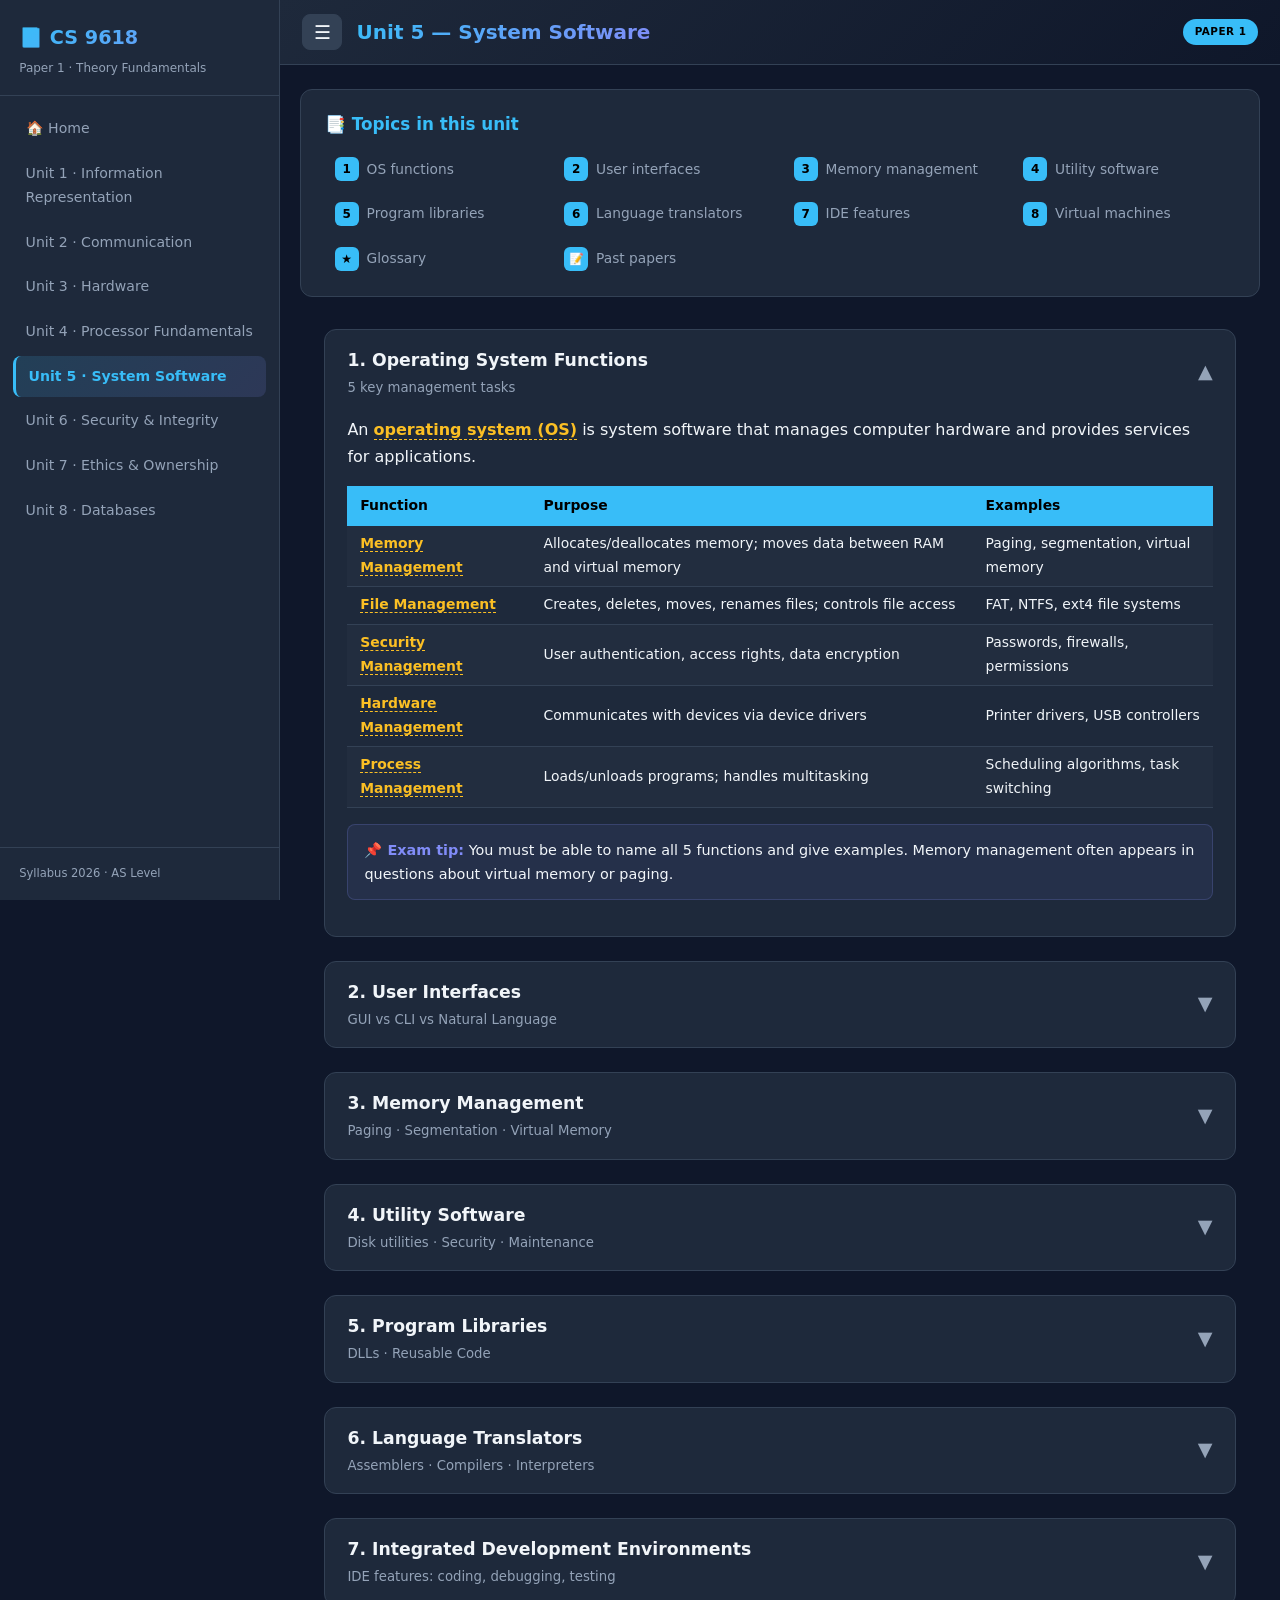
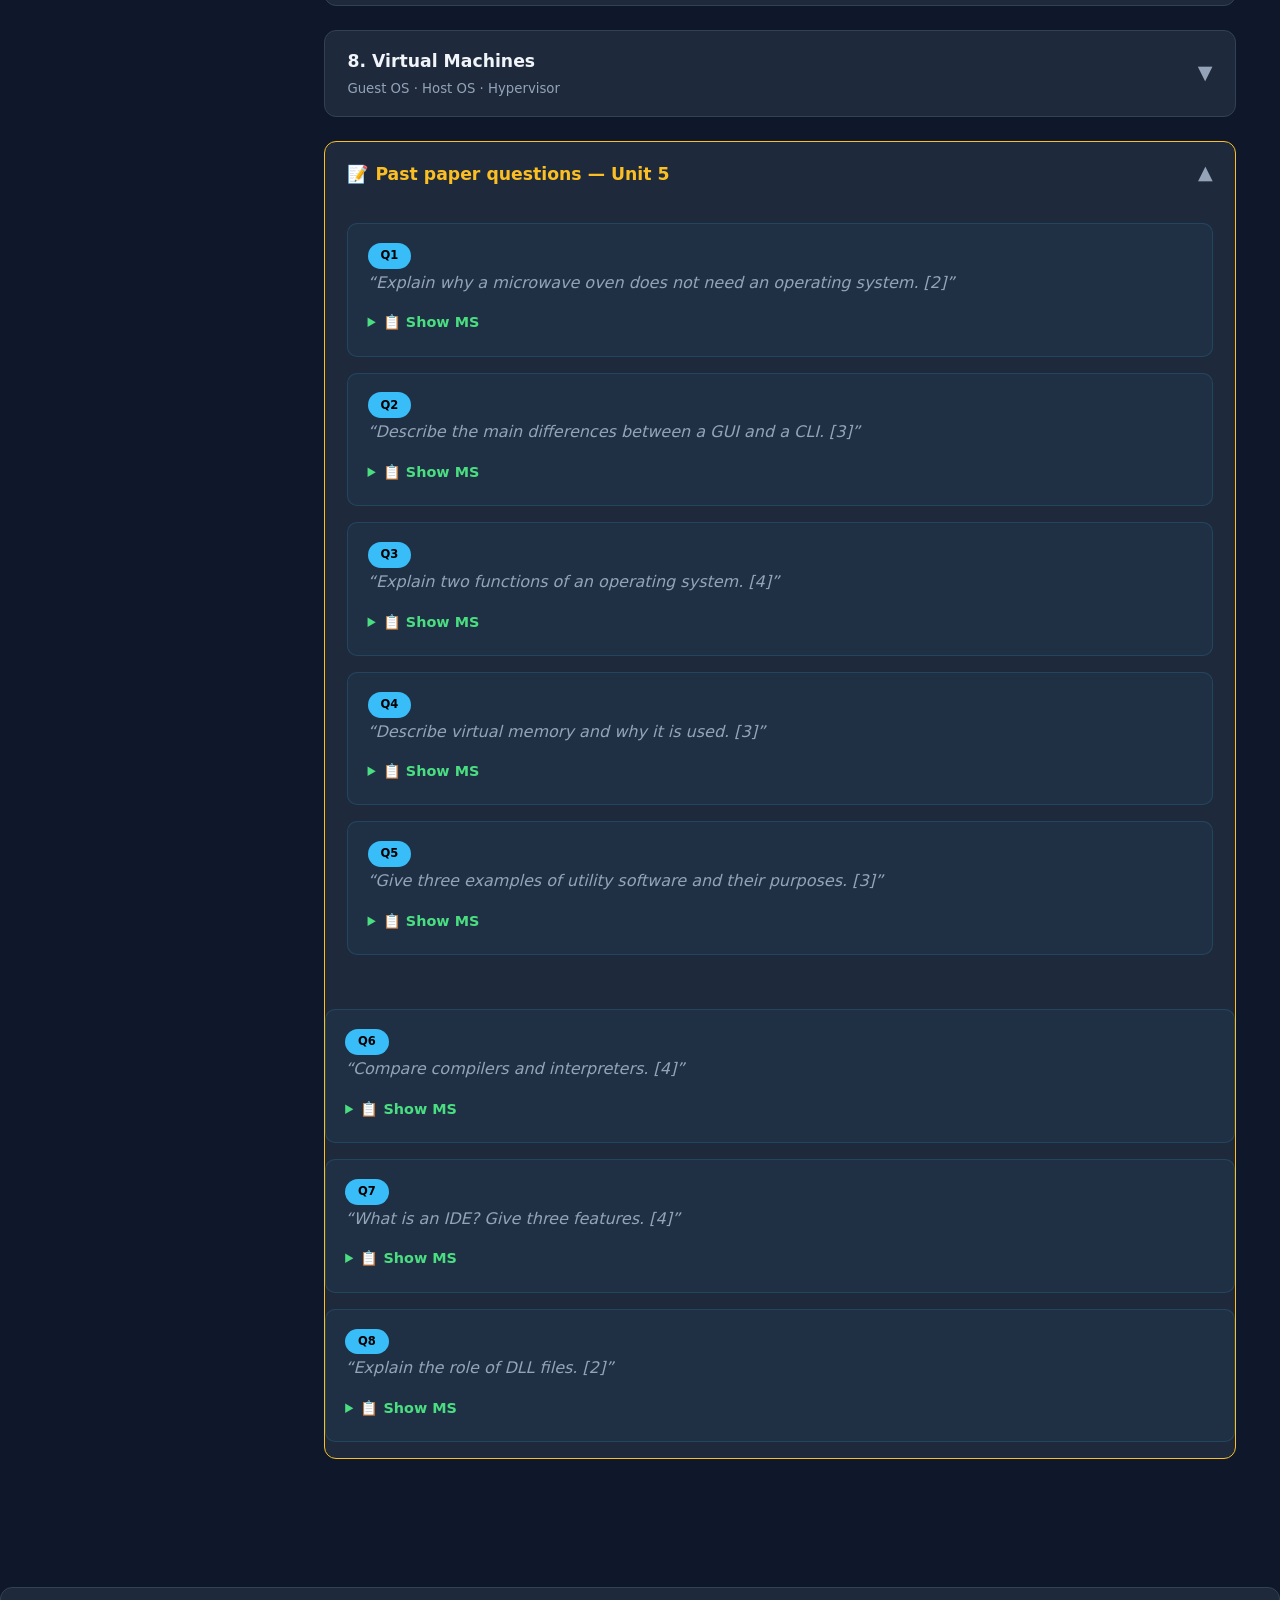
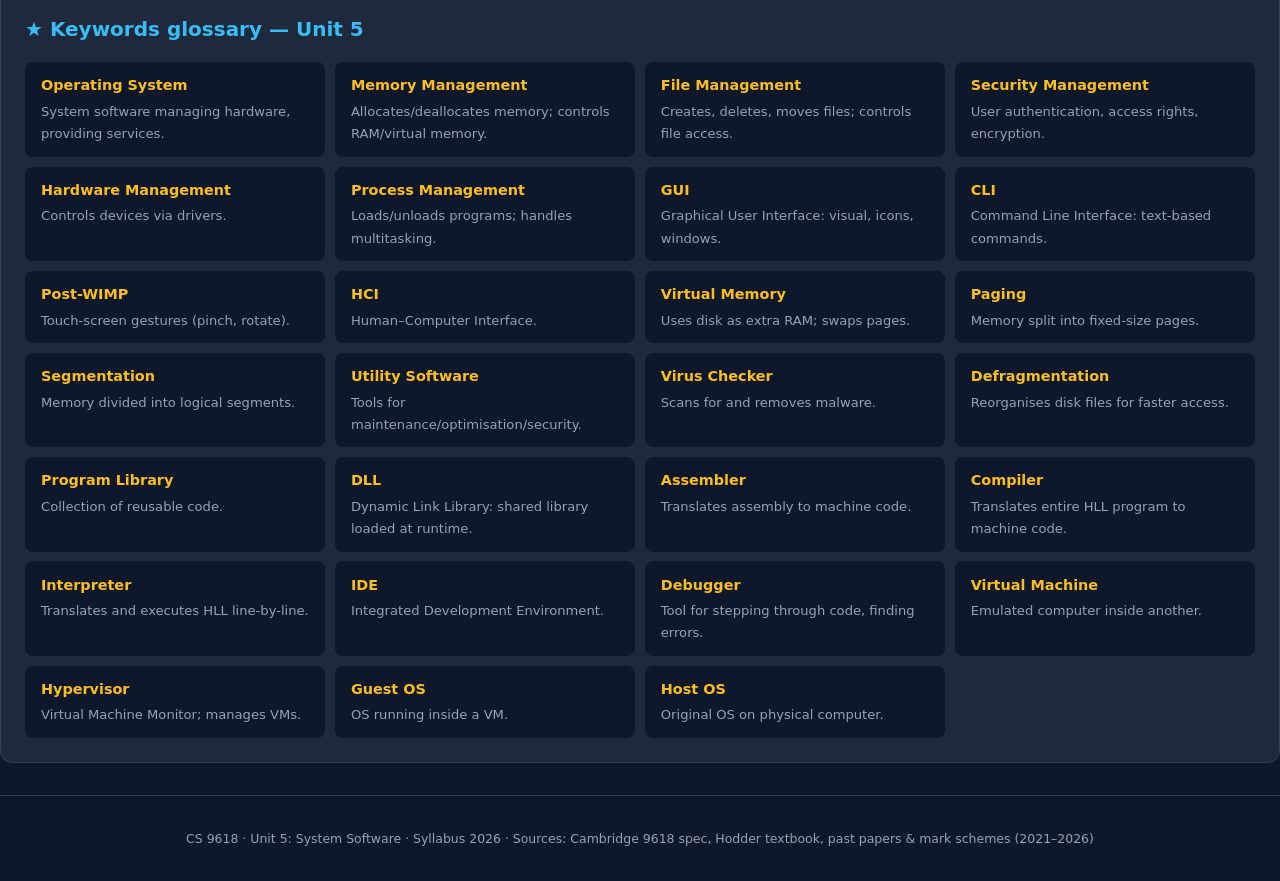
<file: unit5.html>
<!DOCTYPE html>
<html lang="en">
<head>
<meta charset="UTF-8"/>
<meta name="viewport" content="width=device-width, initial-scale=1.0"/>
<title>Unit 5 — System Software</title>
<link rel="stylesheet" href="style.css"/>
</head>
<body>
<aside class="sidebar" id="sidebar">
  <div class="sidebar-head">
    <div class="sidebar-logo">📘 CS 9618</div>
    <div class="sidebar-sub">Paper 1 · Theory Fundamentals</div>
  </div>
  <nav class="unit-nav">
    <a href="index.html">🏠 Home</a>
    <a href="unit1.html">Unit 1 · Information Representation</a>
    <a href="unit2.html">Unit 2 · Communication</a>
    <a href="unit3.html">Unit 3 · Hardware</a>
    <a href="unit4.html">Unit 4 · Processor Fundamentals</a>
    <a href="unit5.html"class="active">Unit 5 · System Software</a>
    <a href="unit6.html">Unit 6 · Security &amp; Integrity</a>
    <a href="unit7.html">Unit 7 · Ethics &amp; Ownership</a>
    <a href="unit8.html">Unit 8 · Databases</a>
  </nav>
  <div class="sidebar-foot">Syllabus 2026 · AS Level</div>
</aside>
<div class="overlay" id="overlay"></div>

<div class="content">
  <div class="topbar">
    <button class="hamburger" onclick="toggleNav()" aria-label="Menu">☰</button>
    <h1>Unit 5 — System Software</h1>
    <span class="badge">Paper 1</span>
  </div>

  <div class="toc">
    <h2>📑 Topics in this unit</h2>
    <div class="toc-grid">
      <a href="#s1"><span class="num">1</span> OS functions</a>
      <a href="#s2"><span class="num">2</span> User interfaces</a>
      <a href="#s3"><span class="num">3</span> Memory management</a>
      <a href="#s4"><span class="num">4</span> Utility software</a>
      <a href="#s5"><span class="num">5</span> Program libraries</a>
      <a href="#s6"><span class="num">6</span> Language translators</a>
      <a href="#s7"><span class="num">7</span> IDE features</a>
      <a href="#s8"><span class="num">8</span> Virtual machines</a>
      <a href="#glossary"><span class="num">★</span> Glossary</a>
      <a href="#pp"><span class="num">📝</span> Past papers</a>
    </div>
  </div>

  <main>

    <div class="section open" id="s1">
      <div class="section-header" onclick="toggleSection(this)">
        <h3>1. Operating System Functions <span class="sub">5 key management tasks</span></h3>
        <span class="toggle-icon">▼</span>
      </div>
      <div class="section-body">
        <p>An <span class="kw" data-def="Software that provides an environment for applications to run and interfaces between hardware and users.">operating system (OS)</span> is system software that manages computer hardware and provides services for applications.</p>
        <table class="styled-table">
          <tr><th>Function</th><th>Purpose</th><th>Examples</th></tr>
          <tr><td><span class="kw" data-def="Controls how main memory is allocated to programs and data.">Memory Management</span></td><td>Allocates/deallocates memory; moves data between RAM and virtual memory</td><td>Paging, segmentation, virtual memory</td></tr>
          <tr><td><span class="kw" data-def="Manages files on storage devices.">File Management</span></td><td>Creates, deletes, moves, renames files; controls file access</td><td>FAT, NTFS, ext4 file systems</td></tr>
          <tr><td><span class="kw" data-def="Protects data and resources from unauthorised access.">Security Management</span></td><td>User authentication, access rights, data encryption</td><td>Passwords, firewalls, permissions</td></tr>
          <tr><td><span class="kw" data-def="Controls all hardware devices connected to the computer.">Hardware Management</span></td><td>Communicates with devices via device drivers</td><td>Printer drivers, USB controllers</td></tr>
          <tr><td><span class="kw" data-def="Manages the execution of programs (processes).">Process Management</span></td><td>Loads/unloads programs; handles multitasking</td><td>Scheduling algorithms, task switching</td></tr>
        </table>
        <div class="info"><strong>📌 Exam tip:</strong> You must be able to name all 5 functions and give examples. Memory management often appears in questions about virtual memory or paging.</div>
      </div>
    </div>

    <div class="section" id="s2">
      <div class="section-header" onclick="toggleSection(this)">
        <h3>2. User Interfaces <span class="sub">GUI vs CLI vs Natural Language</span></h3>
        <span class="toggle-icon">▼</span>
      </div>
      <div class="section-body">
        <p>A <span class="kw" data-def="Means of communication between user and computer.">human-computer interface (HCI)</span> lets users interact with a computer:</p>
        <table class="styled-table">
          <tr><th>Interface</th><th>Description</th><th>Pros & Cons</th></tr>
          <tr><td><span class="kw" data-def="Uses windows, icons, menus, pointing devices.">GUI (Graphical UI)</span></td><td>Visual: icons, windows, menus; WIMP (Windows, Icons, Menus, Pointing)</td><td>✅ Intuitive, easy to learn<br>❌ Uses more memory/CPU</td></tr>
          <tr><td><span class="kw" data-def="Text-based interface using typed commands.">CLI (Command Line Interface)</span></td><td>Text-based: user types commands</td><td>✅ Powerful, fast for experts<br>❌ Hard to learn; no visual cues</td></tr>
          <tr><td><span class="kw" data-def="GUIs enhanced with touch gestures (pinch, rotate).">Post-WIMP</span></td><td>Touch-screen: gestures like pinch-to-zoom, rotate</td><td>✅ Natural, no training needed<br>❌ Limited to touch devices</td></tr>
          <tr><td><span class="kw" data-def="User speaks to computer using natural language.">Natural Language</span></td><td>Voice commands (Siri, Alexa)</td><td>✅ Hands-free; natural<br>❌ Recognition may fail</td></tr>
        </table>
        <div class="tip"><strong>📌 Exam tip:</strong> Know the differences between GUI and CLI — GUI is easy for beginners but slower for experts; CLI is faster for experts but difficult to learn.</div>
      </div>
    </div>

    <div class="section" id="s3">
      <div class="section-header" onclick="toggleSection(this)">
        <h3>3. Memory Management <span class="sub">Paging · Segmentation · Virtual Memory</span></h3>
        <span class="toggle-icon">▼</span>
      </div>
      <div class="section-body">
        <p><span class="kw" data-def="How the OS controls allocation and deallocation of memory to programs.">Memory management</span> includes:</p>
        
        <div style="margin: 1rem 0;">
          <strong style="color: var(--accent); display: block; margin-bottom: 0.5rem;">📊 Paging</strong>
          <p>Divides memory into fixed-size pages (e.g., 4KB). Programs are split across pages; OS maps pages to frames in RAM.</p>
        </div>
        
        <div style="margin: 1rem 0;">
          <strong style="color: var(--green); display: block; margin-bottom: 0.5rem;">📊 Segmentation</strong>
          <p>Divides memory into logical segments (code, data, stack). Each segment has variable length; easier for programmers.</p>
        </div>
        
        <div style="margin: 1rem 0;">
          <strong style="color: var(--amber); display: block; margin-bottom: 0.5rem;">💾 Virtual Memory</strong>
          <p>Uses hard disk as extra "RAM". When RAM is full, inactive pages are swapped to disk (page file/swap file).</p>
          <div class="worked"><strong>Swap process:</strong> Less-used pages → disk; needed again → back to RAM. Slower than RAM access but allows more programs.</div>
        </div>
        
        <table class="styled-table">
          <tr><th>Term</th><th>Meaning</th></tr>
          <tr><td>Page</td><td>Fixed-size block of memory</td></tr>
          <tr><td>Frame</td><td>Physical location in RAM that holds a page</td></tr>
          <tr><td>Page Table</td><td>Maps virtual addresses to physical addresses</td></tr>
          <tr><td>Thrashing</td><td>When system spends more time swapping than executing</td></tr>
        </table>
      </div>
    </div>

    <div class="section" id="s4">
      <div class="section-header" onclick="toggleSection(this)">
        <h3>4. Utility Software <span class="sub">Disk utilities · Security · Maintenance</span></h3>
        <span class="toggle-icon">▼</span>
      </div>
      <div class="section-body">
        <p><span class="kw" data-def="Software that helps manage, maintain, and protect computer.">Utility software</span> performs specific maintenance tasks:</p>
        <table class="styled-table">
          <tr><th>Utility</th><th>Purpose</th><th>Examples</th></tr>
          <tr><td>Disk Formatter</td><td>Prepares storage medium for use (creates file system)</td><td>NTFS, FAT32, ext4 formatting</td></tr>
          <tr><td>Virus Checker</td><td>Scans for and removes malware</td><td>Windows Defender, Norton</td></tr>
          <tr><td>Defragmentation</td><td>Reorganises files on disk for faster access</td><td>Windows Disk Defragmenter</td></tr>
          <tr><td>Backup Software</td><td>Creates copies of data for recovery</td><td>Time Machine (macOS)</td></tr>
          <tr><td>Disk Content Analysis</td><td>Shows disk usage by file/folder</td><td>WinDirStat, TreeSize</td></tr>
          <tr><td>File Compression</td><td>Reduces file size to save space</td><td>WinZip, 7-Zip</td></tr>
          <tr><td>Disk Repair</td><td>Fixes disk errors, bad sectors</td><td>chkdsk (Windows)</td></tr>
        </table>
        <div class="pp-block">
          <span class="pp-link">Frequent Paper 1 Q</span>
          <q>Explain why a computer needs utility software and name three utilities.</q>
          <details class="ms-reveal"><summary>📋 Show mark scheme</summary><div class="ms-content">To maintain/optimise/secure the computer. Examples: virus checker, disk defragmenter, backup software.</div></details>
        </div>
      </div>
    </div>

    <div class="section" id="s5">
      <div class="section-header" onclick="toggleSection(this)">
        <h3>5. Program Libraries <span class="sub">DLLs · Reusable Code</span></h3>
        <span class="toggle-icon">▼</span>
      </div>
      <div class="section-body">
        <p>A <span class="kw" data-def="Collection of pre-written code that can be used by many programs.">program library</span> contains ready-made code for common tasks (e.g., maths functions, graphics).</p>
        <p><span class="kw" data-def="Dynamic Link Library — external library that is loaded at runtime.">Dynamic Link Library (DLL)</span> files are shared libraries in Windows. Programs link to them at runtime.</p>
        <table class="styled-table">
          <tr><th>Type</th><th>When linked</th><th>Examples</th><th>Pros & Cons</th></tr>
          <tr><td><span class="kw" data-def="Code included during compilation.">Static Library</span></td><td>At compile time</td><td>.lib files (Windows)</td><td>✅ Faster execution; ❌ Larger executable</td></tr>
          <tr><td><span class="kw" data-def="Code loaded at runtime (e.g., DLL).">Dynamic Library</span></td><td>At runtime</td><td>.dll files (Windows), .so files (Linux)</td><td>✅ Smaller executables, shared; ❌ DLL missing = program fails</td></tr>
        </table>
        <div class="info"><strong>Benefits of libraries:</strong> Code reuse (don't reinvent wheel), easier maintenance (update library once), smaller program size (shared libraries).</div>
      </div>
    </div>

    <div class="section" id="s6">
      <div class="section-header" onclick="toggleSection(this)">
        <h3>6. Language Translators <span class="sub">Assemblers · Compilers · Interpreters</span></h3>
        <span class="toggle-icon">▼</span>
      </div>
      <div class="section-body">
        <p><span class="kw" data-def="Software that converts code from one language to another.">Language translators</span> convert source code to machine code:</p>
        <table class="styled-table">
          <tr><th>Translator</th><th>Input</th><th>Output</th><th>Key features</th></tr>
          <tr><td><span class="kw" data-def="Converts assembly language to machine code.">Assembler</span></td><td>Assembly language</td><td>Machine code</td><td>One-to-one mapping; machine dependent</td></tr>
          <tr><td><span class="kw" data-def="Translates entire high-level program to machine code.">Compiler</span></td><td>High-level language</td><td>Object code (exe)</td><td>Translates all at once; faster execution</td></tr>
          <tr><td><span class="kw" data-def="Translates and executes line-by-line.">Interpreter</span></td><td>High-level language</td><td>Executes directly</td><td>Translates line by line; slower but easier to debug</td></tr>
        </table>
        <div style="margin: 1rem 0;">
          <strong style="color: var(--accent); display: block; margin-bottom: 0.5rem;">Compiler vs Interpreter</strong>
          <table class="styled-table">
            <tr><th>Aspect</th><th>Compiler</th><th>Interpreter</th></tr>
            <tr><td>Translation time</td><td>Before execution (compile once)</td><td>During execution (every run)</td></tr>
            <tr><td>Execution speed</td><td>Fast (machine code ready)</td><td>Slower (translates each time)</td></tr>
            <tr><td>Error detection</td><td>All at compile time</td><td>Stops at first error</td></tr>
            <tr><td>Portability</td><td>Machine specific</td><td>Cross-platform if interpreter exists</td></tr>
            <tr><td>Example languages</td><td>C, C++, Pascal</td><td>Python, JavaScript, BASIC</td></tr>
          </table>
        </div>
        <div class="tip"><strong>📌 Exam tip:</strong> Java uses both! Java code → bytecode (compiler), bytecode → executed by JVM (interpreter).</div>
      </div>
    </div>

    <div class="section" id="s7">
      <div class="section-header" onclick="toggleSection(this)">
        <h3>7. Integrated Development Environments <span class="sub">IDE features: coding, debugging, testing</span></h3>
        <span class="toggle-icon">▼</span>
      </div>
      <div class="section-body">
        <p>An <span class="kw" data-def="Software suite that helps programmers write, debug, and test code.">Integrated Development Environment (IDE)</span> combines tools for programming:</p>
        <table class="styled-table">
          <tr><th>Feature</th><th>Purpose</th><th>Examples</th></tr>
          <tr><td><span class="kw" data-def="Auto-complete, syntax highlighting.">Code Editor</span></td><td>Write/edit code</td><td>Syntax highlighting, auto-complete</td></tr>
          <tr><td><span class="kw" data-def="Translator built into IDE.">Compiler/Interpreter</span></td><td>Translate/run code</td><td>Built-in or external</td></tr>
          <tr><td><span class="kw" data-def="Finds and helps fix errors.">Debugger</span></td><td>Step through code, track variables</td><td>Breakpoints, step into/over, watch window</td></tr>
          <tr><td><span class="kw" data-def="Checks syntax as you type.">Syntax Check</span></td><td>Catch errors early</td><td>Real-time error highlighting</td></tr>
          <tr><td><span class="kw" data-def="Makes code look neat and consistent.">Pretty Print</span></td><td>Reformat code</td><td>Indentation, spacing</td></tr>
          <tr><td><span class="kw" data-def="Help for context (parameters, methods).">Context-Sensitive Help</span></td><td>Show function hints while typing</td><td>Parameter suggestions</td></tr>
          <tr><td><span class="kw" data-def="Collapses/expands code blocks.">Expand/Collapse</span></td><td>Manage large files</td><td>Hide/show functions/classes</td></tr>
        </table>
        <div class="info"><strong>Common IDEs:</strong> Visual Studio (C#), Eclipse (Java), PyCharm (Python), Xcode (Swift). An IDE improves productivity.</div>
      </div>
    </div>

    <div class="section" id="s8">
      <div class="section-header" onclick="toggleSection(this)">
        <h3>8. Virtual Machines <span class="sub">Guest OS · Host OS · Hypervisor</span></h3>
        <span class="toggle-icon">▼</span>
      </div>
      <div class="section-body">
        <p>A <span class="kw" data-def="Software emulation of a complete computer system.">virtual machine (VM)</span> is an emulated computer running inside another computer.</p>
        
        <div class="diagram">
          <div class="diagram-title">📊 Virtual Machine Architecture</div>
          <table class="styled-table">
            <tr><th>Component</th><th>Role</th></tr>
            <tr><td><span class="kw" data-def="Controls physical hardware.">Host OS</span></td><td>Original OS on physical computer</td></tr>
            <tr><td><span class="kw" data-def="Runs inside VM, unaware it's virtual.">Guest OS</span></td><td>OS running inside the VM</td></tr>
            <tr><td><span class="kw" data-def="Manages virtual hardware and maps to physical.">Hypervisor (VMM)</span></td><td>Virtual Machine Monitor; creates/manages VMs</td></tr>
          </table>
        </div>
        
        <div style="margin-top: 1rem;">
          <strong style="color: var(--accent); display: block; margin-bottom: 0.5rem;">Benefits of VMs:</strong>
          <ul>
            <li><strong>Hardware independence</strong> — run different OS on same hardware</li>
            <li><strong>Security</strong> — isolate risky programs in a VM</li>
            <li><strong>Testing</strong> — test software in different OS without rebooting</li>
            <li><strong>Resource sharing</strong> — one powerful server hosts many VMs</li>
          </ul>
        </div>
        
        <div style="margin-top: 1rem;">
          <strong style="color: var(--amber); display: block; margin-bottom: 0.5rem;">Limitations of VMs:</strong>
          <ul>
            <li><strong>Performance overhead</strong> — slower than native OS</li>
            <li><strong>Complexity</strong> — needs expertise to manage</li>
            <li><strong>Resource competition</strong> — VMs share physical resources</li>
          </ul>
        </div>
      </div>
    </div>

    <div class="section open" id="pp" style="border-color:var(--amber);">
      <div class="section-header" onclick="toggleSection(this)">
        <h3 style="color:var(--amber);">📝 Past paper questions — Unit 5</h3>
        <span class="toggle-icon">▼</span>
      </div>
      <div class="section-body">
        <div class="pp-block"><span class="pp-link">Q1</span><q>Explain why a microwave oven does not need an operating system. [2]</q><details class="ms-reveal"><summary>📋 Show MS</summary><div class="ms-content">It has a fixed, simple set of tasks; no need for complex resource management, multitasking, or user interface.</div></details></div>
        <div class="pp-block"><span class="pp-link">Q2</span><q>Describe the main differences between a GUI and a CLI. [3]</q><details class="ms-reveal"><summary>📋 Show MS</summary><div class="ms-content">GUI visual (icons, windows) vs CLI text-based. GUI easy for beginners, CLI faster for experts. GUI uses mouse/pointing, CLI keyboard commands.</div></details></div>
        <div class="pp-block"><span class="pp-link">Q3</span><q>Explain two functions of an operating system. [4]</q><details class="ms-reveal"><summary>📋 Show MS</summary><div class="ms-content">Memory management: allocates/deallocates memory, moves data to virtual memory. File management: creates/deletes files, controls access.</div></details></div>
        <div class="pp-block"><span class="pp-link">Q4</span><q>Describe virtual memory and why it is used. [3]</q><details class="ms-reveal"><summary>📋 Show MS</summary><div class="ms-content">Uses disk as extension of RAM. Inactive pages swapped to disk to free RAM. Allows more programs to run than physical RAM allows.</div></details></div>
        <div class="pp-block"><span class="pp-link">Q5</span><q>Give three examples of utility software and their purposes. [3]</q><details class="ms-reveal"><summary>📋 Show MS</summary>
Virus checker: scans for/removes malware. Backup software: creates data copies for recovery. Disk defragmenter: reorganises files for faster access.
        </div></details></div>
        <div class="pp-block"><span class="pp-link">Q6</span><q>Compare compilers and interpreters. [4]</q><details class="ms-reveal"><summary>📋 Show MS</summary><div class="ms-content">Compiler translates all at once (before execution), produces standalone executable, faster runtime. Interpreter translates line-by-line (during execution), slower but easier to debug.</div></details></div>
        <div class="pp-block"><span class="pp-link">Q7</span><q>What is an IDE? Give three features. [4]</q><details class="ms-reveal"><summary>📋 Show MS</summary><div class="ms-content">Integrated Development Environment. Features: code editor with syntax highlighting, debugger with breakpoints, compiler/interpreter integration, context-sensitive help.</div></details></div>
        <div class="pp-block"><span class="pp-link">Q8</span><q>Explain the role of DLL files. [2]</q><details class="ms-reveal"><summary>📋 Show MS</summary><div class="ms-content">Dynamic Link Libraries: contain reusable code that can be shared by multiple programs, loaded at runtime to reduce executable size.</div></details></div>
      </div>
    </div>

    <div class="glossary" id="glossary">
      <h2>★ Keywords glossary — Unit 5</h2>
      <div class="glossary-grid">
        <div class="glossary-item"><div class="g-term">Operating System</div><div class="g-def">System software managing hardware, providing services.</div></div>
        <div class="glossary-item"><div class="g-term">Memory Management</div><div class="g-def">Allocates/deallocates memory; controls RAM/virtual memory.</div></div>
        <div class="glossary-item"><div class="g-term">File Management</div><div class="g-def">Creates, deletes, moves files; controls file access.</div></div>
        <div class="glossary-item"><div class="g-term">Security Management</div><div class="g-def">User authentication, access rights, encryption.</div></div>
        <div class="glossary-item"><div class="g-term">Hardware Management</div><div class="g-def">Controls devices via drivers.</div></div>
        <div class="glossary-item"><div class="g-term">Process Management</div><div class="g-def">Loads/unloads programs; handles multitasking.</div></div>
        <div class="glossary-item"><div class="g-term">GUI</div><div class="g-def">Graphical User Interface: visual, icons, windows.</div></div>
        <div class="glossary-item"><div class="g-term">CLI</div><div class="g-def">Command Line Interface: text-based commands.</div></div>
        <div class="glossary-item"><div class="g-term">Post-WIMP</div><div class="g-def">Touch-screen gestures (pinch, rotate).</div></div>
        <div class="glossary-item"><div class="g-term">HCI</div><div class="g-def">Human–Computer Interface.</div></div>
        <div class="glossary-item"><div class="g-term">Virtual Memory</div><div class="g-def">Uses disk as extra RAM; swaps pages.</div></div>
        <div class="glossary-item"><div class="g-term">Paging</div><div class="g-def">Memory split into fixed-size pages.</div></div>
        <div class="glossary-item"><div class="g-term">Segmentation</div><div class="g-def">Memory divided into logical segments.</div></div>
        <div class="glossary-item"><div class="g-term">Utility Software</div><div class="g-def">Tools for maintenance/optimisation/security.</div></div>
        <div class="glossary-item"><div class="g-term">Virus Checker</div><div class="g-def">Scans for and removes malware.</div></div>
        <div class="glossary-item"><div class="g-term">Defragmentation</div><div class="g-def">Reorganises disk files for faster access.</div></div>
        <div class="glossary-item"><div class="g-term">Program Library</div><div class="g-def">Collection of reusable code.</div></div>
        <div class="glossary-item"><div class="g-term">DLL</div><div class="g-def">Dynamic Link Library: shared library loaded at runtime.</div></div>
        <div class="glossary-item"><div class="g-term">Assembler</div><div class="g-def">Translates assembly to machine code.</div></div>
        <div class="glossary-item"><div class="g-term">Compiler</div><div class="g-def">Translates entire HLL program to machine code.</div></div>
        <div class="glossary-item"><div class="g-term">Interpreter</div><div class="g-def">Translates and executes HLL line-by-line.</div></div>
        <div class="glossary-item"><div class="g-term">IDE</div><div class="g-def">Integrated Development Environment.</div></div>
        <div class="glossary-item"><div class="g-term">Debugger</div><div class="g-def">Tool for stepping through code, finding errors.</div></div>
        <div class="glossary-item"><div class="g-term">Virtual Machine</div><div class="g-def">Emulated computer inside another.</div></div>
        <div class="glossary-item"><div class="g-term">Hypervisor</div><div class="g-def">Virtual Machine Monitor; manages VMs.</div></div>
        <div class="glossary-item"><div class="g-term">Guest OS</div><div class="g-def">OS running inside a VM.</div></div>
        <div class="glossary-item"><div class="g-term">Host OS</div><div class="g-def">Original OS on physical computer.</div></div>
      </div>
    </div>

    <footer>CS 9618 · Unit 5: System Software · Syllabus 2026 · Sources: Cambridge 9618 spec, Hodder textbook, past papers &amp; mark schemes (2021–2026)</footer>
  </main>
</div>
<script src="script.js"></script>
</body>
</html>
</file>
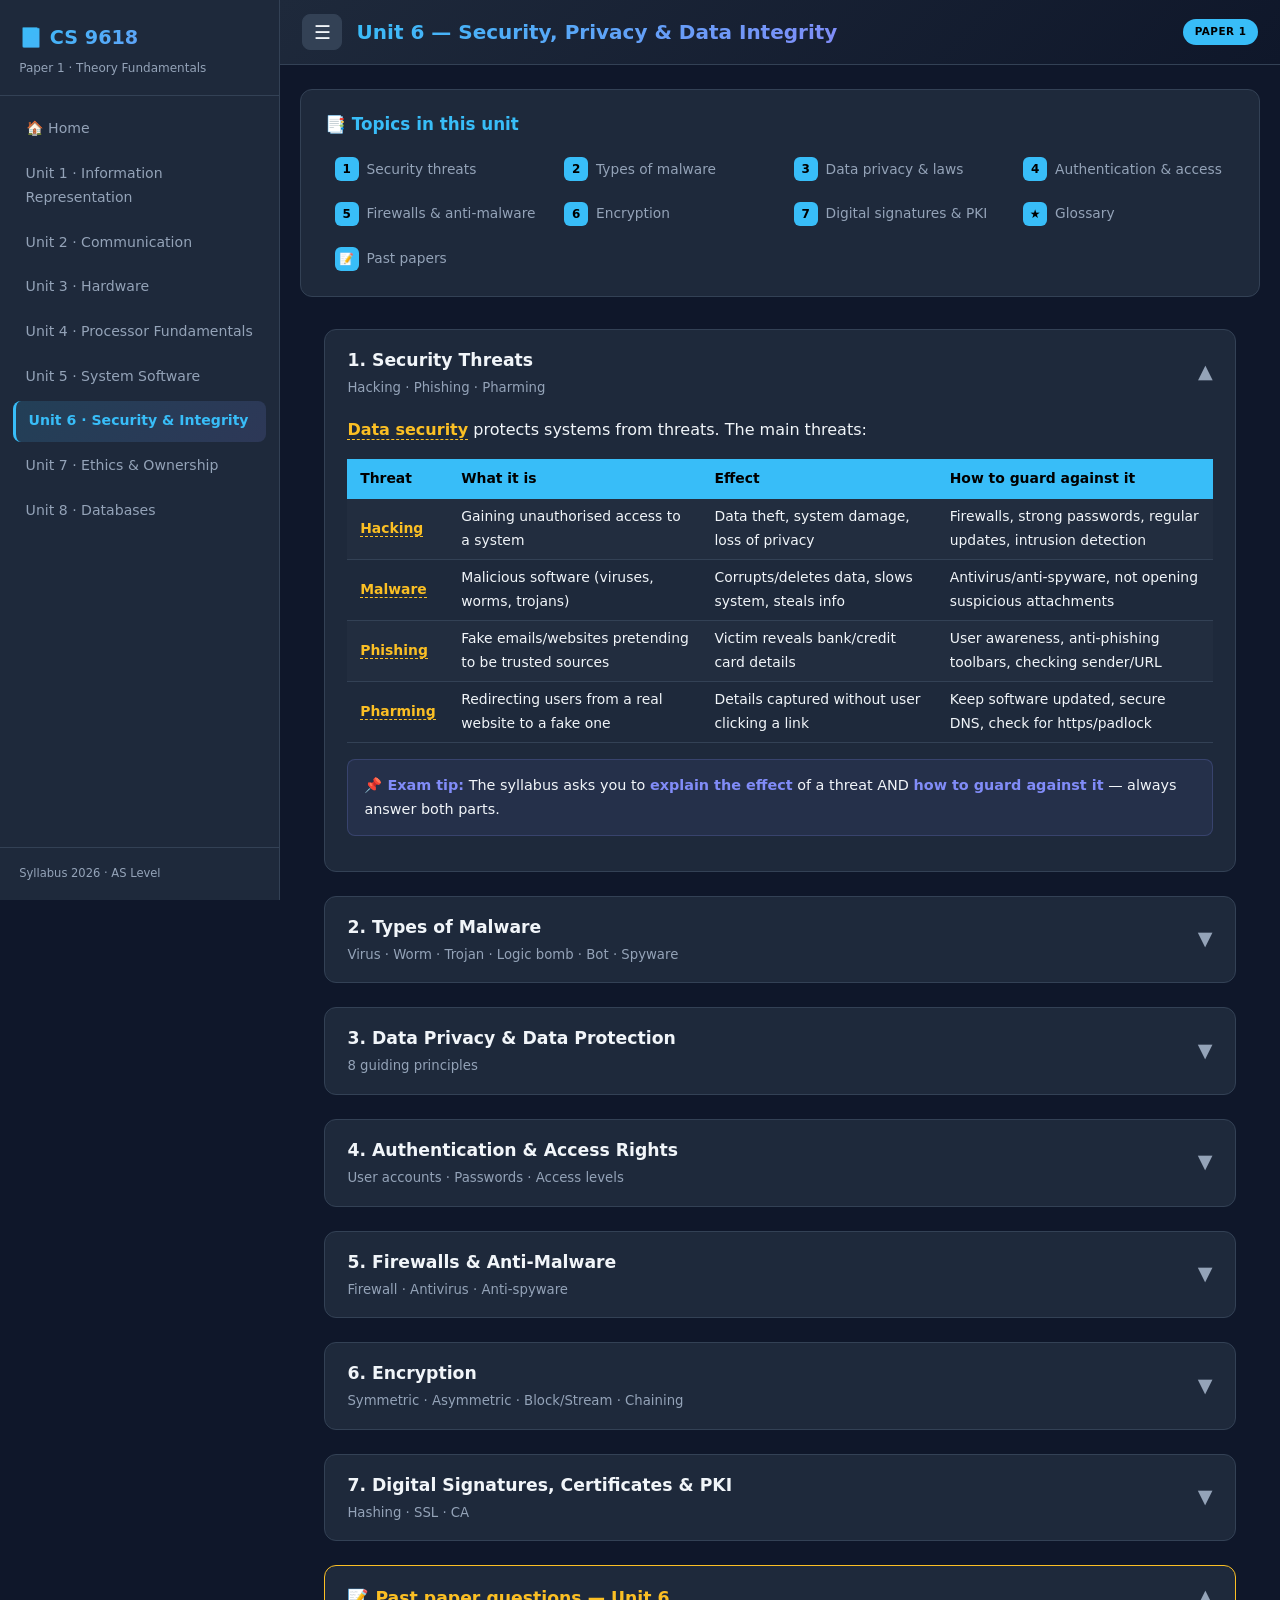
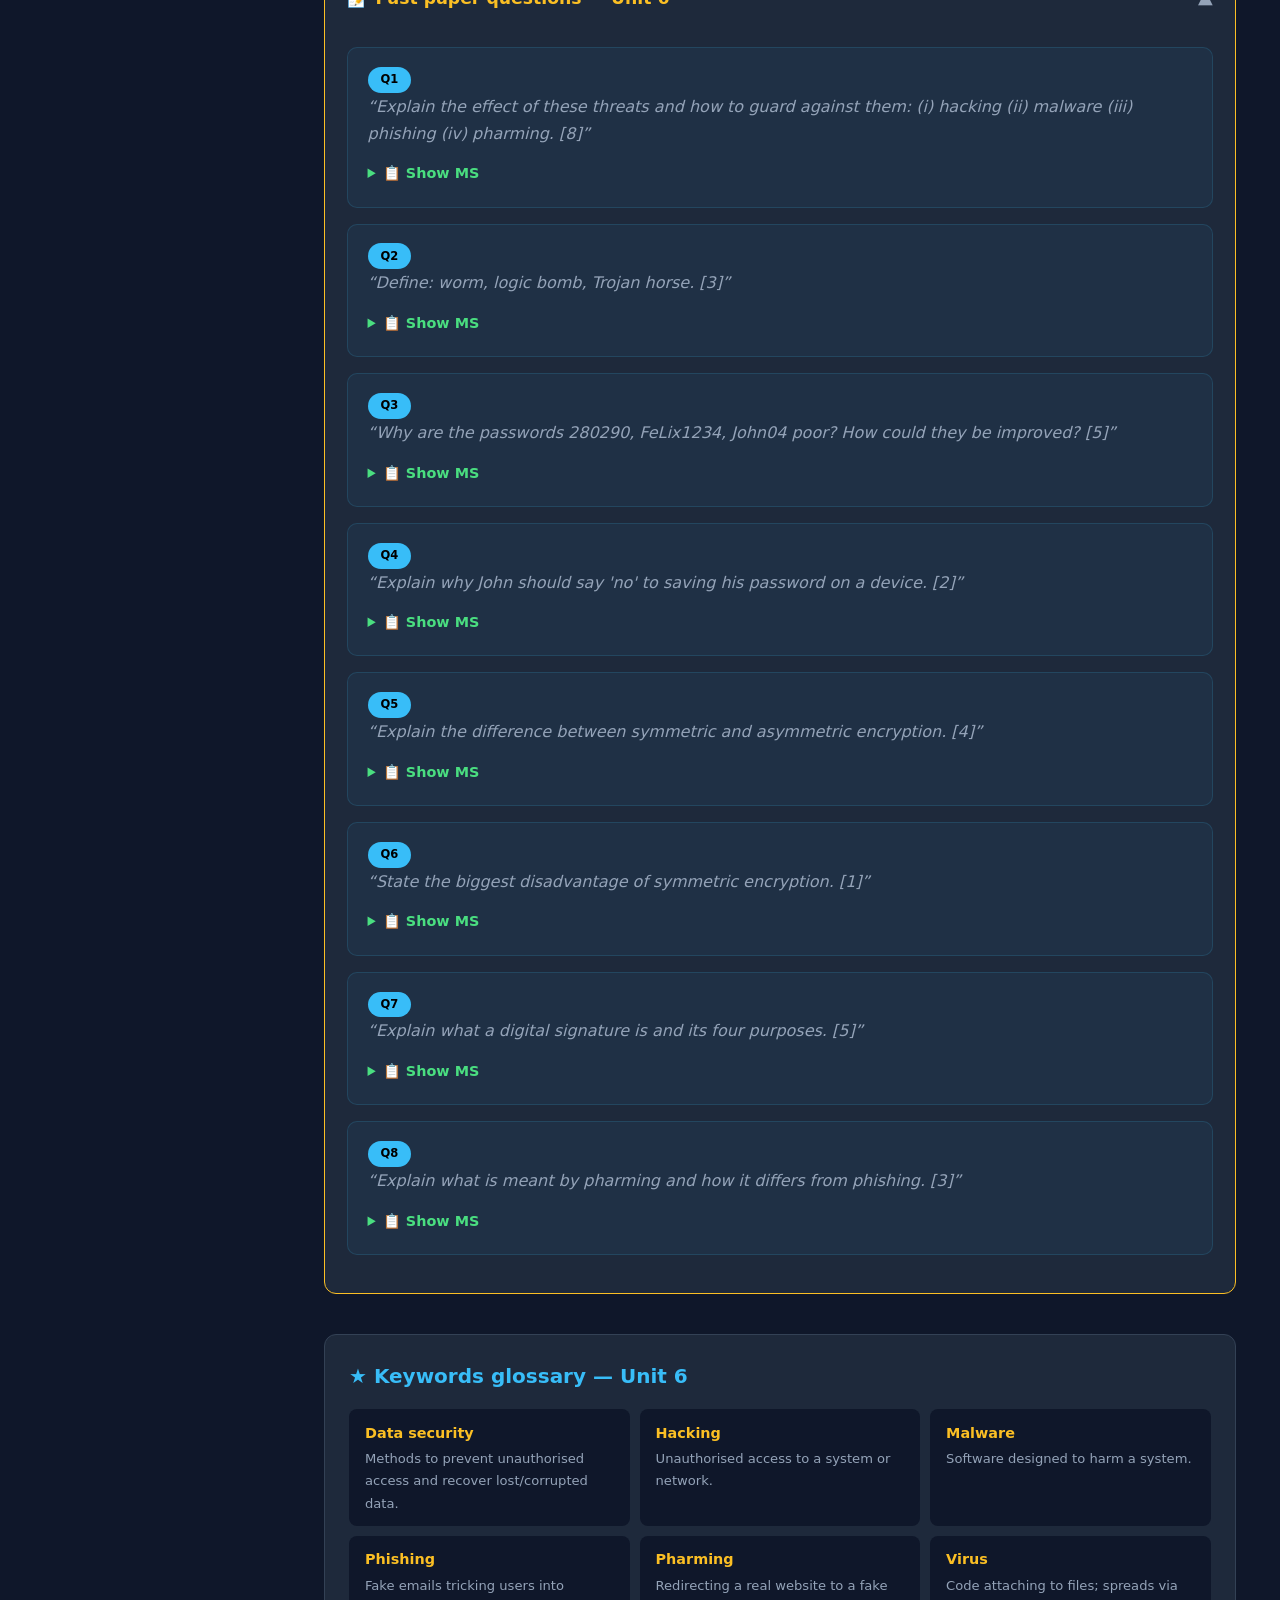
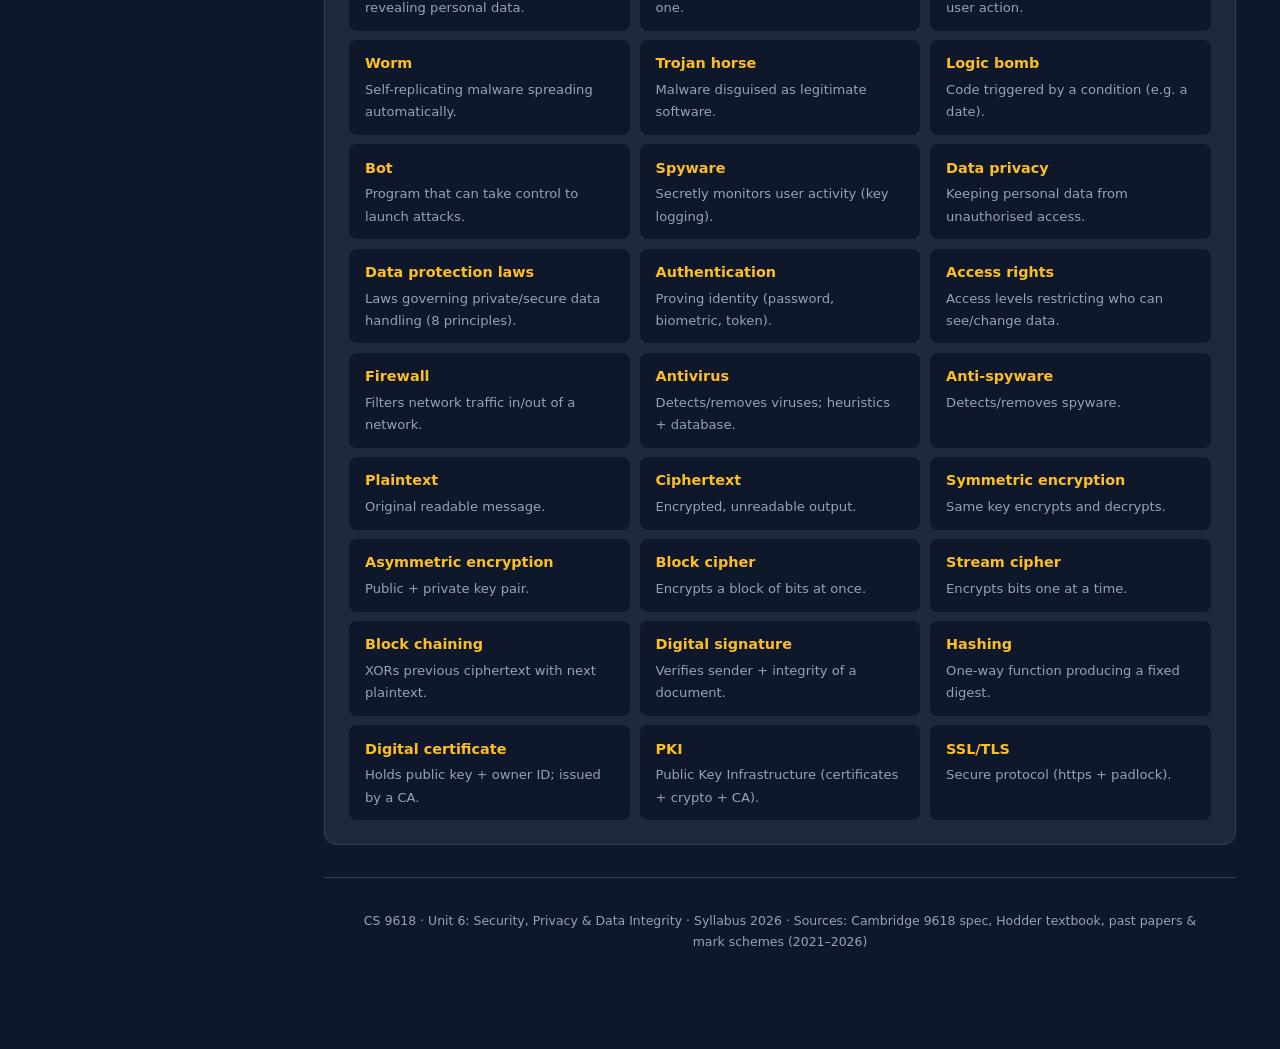
<file: unit6.html>
<!DOCTYPE html>
<html lang="en">
<head>
<meta charset="UTF-8"/>
<meta name="viewport" content="width=device-width, initial-scale=1.0"/>
<title>Unit 6 — Security, Privacy &amp; Data Integrity</title>
<link rel="stylesheet" href="style.css"/>
</head>
<body>
<aside class="sidebar" id="sidebar">
  <div class="sidebar-head">
    <div class="sidebar-logo">📘 CS 9618</div>
    <div class="sidebar-sub">Paper 1 · Theory Fundamentals</div>
  </div>
  <nav class="unit-nav">
    <a href="index.html">🏠 Home</a>
    <a href="unit1.html">Unit 1 · Information Representation</a>
    <a href="unit2.html">Unit 2 · Communication</a>
    <a href="unit3.html">Unit 3 · Hardware</a>
    <a href="unit4.html">Unit 4 · Processor Fundamentals</a>
    <a href="unit5.html">Unit 5 · System Software</a>
    <a href="unit6.html"class="active">Unit 6 · Security &amp; Integrity</a>
    <a href="unit7.html">Unit 7 · Ethics &amp; Ownership</a>
    <a href="unit8.html">Unit 8 · Databases</a>
  </nav>
  <div class="sidebar-foot">Syllabus 2026 · AS Level</div>
</aside>
<div class="overlay" id="overlay"></div>

<div class="content">
  <div class="topbar">
    <button class="hamburger" onclick="toggleNav()" aria-label="Menu">☰</button>
    <h1>Unit 6 — Security, Privacy &amp; Data Integrity</h1>
    <span class="badge">Paper 1</span>
  </div>

  <div class="toc">
    <h2>📑 Topics in this unit</h2>
    <div class="toc-grid">
      <a href="#s1"><span class="num">1</span> Security threats</a>
      <a href="#s2"><span class="num">2</span> Types of malware</a>
      <a href="#s3"><span class="num">3</span> Data privacy &amp; laws</a>
      <a href="#s4"><span class="num">4</span> Authentication &amp; access</a>
      <a href="#s5"><span class="num">5</span> Firewalls &amp; anti-malware</a>
      <a href="#s6"><span class="num">6</span> Encryption</a>
      <a href="#s7"><span class="num">7</span> Digital signatures &amp; PKI</a>
      <a href="#glossary"><span class="num">★</span> Glossary</a>
      <a href="#pp"><span class="num">📝</span> Past papers</a>
    </div>
  </div>

  <main>

    <div class="section open" id="s1">
      <div class="section-header" onclick="toggleSection(this)">
        <h3>1. Security Threats <span class="sub">Hacking · Phishing · Pharming</span></h3>
        <span class="toggle-icon">▼</span>
      </div>
      <div class="section-body">
        <p><span class="kw" data-def="Methods taken to prevent unauthorised access to data and to recover data if lost or corrupted.">Data security</span> protects systems from threats. The main threats:</p>
        <table class="styled-table">
          <tr><th>Threat</th><th>What it is</th><th>Effect</th><th>How to guard against it</th></tr>
          <tr><td><span class="kw" data-def="Unauthorised access to a computer system or network.">Hacking</span></td><td>Gaining unauthorised access to a system</td><td>Data theft, system damage, loss of privacy</td><td>Firewalls, strong passwords, regular updates, intrusion detection</td></tr>
          <tr><td><span class="kw" data-def="Software designed to harm a computer system.">Malware</span></td><td>Malicious software (viruses, worms, trojans)</td><td>Corrupts/deletes data, slows system, steals info</td><td>Antivirus/anti-spyware, not opening suspicious attachments</td></tr>
          <tr><td><span class="kw" data-def="Fake emails tricking users into revealing personal data.">Phishing</span></td><td>Fake emails/websites pretending to be trusted sources</td><td>Victim reveals bank/credit card details</td><td>User awareness, anti-phishing toolbars, checking sender/URL</td></tr>
          <tr><td><span class="kw" data-def="Redirecting a legitimate website's traffic to a fake site.">Pharming</span></td><td>Redirecting users from a real website to a fake one</td><td>Details captured without user clicking a link</td><td>Keep software updated, secure DNS, check for https/padlock</td></tr>
        </table>
        <div class="info"><strong>📌 Exam tip:</strong> The syllabus asks you to <strong>explain the effect</strong> of a threat AND <strong>how to guard against it</strong> — always answer both parts.</div>
      </div>
    </div>

    <div class="section" id="s2">
      <div class="section-header" onclick="toggleSection(this)">
        <h3>2. Types of Malware <span class="sub">Virus · Worm · Trojan · Logic bomb · Bot · Spyware</span></h3>
        <span class="toggle-icon">▼</span>
      </div>
      <div class="section-body">
        <table class="styled-table">
          <tr><th>Type</th><th>Definition</th><th>Behaviour</th></tr>
          <tr><td><span class="kw" data-def="Program that attaches to files and replicates; needs user action.">Virus</span></td><td>Malicious code that attaches to a host file</td><td>Replicates when file is opened; needs human action to spread</td></tr>
          <tr><td><span class="kw" data-def="Self-replicating malware that spreads across networks.">Worm</span></td><td>Self-replicating program</td><td>Spreads without user action, across networks; uses up bandwidth</td></tr>
          <tr><td><span class="kw" data-def="Malware disguised as legitimate software.">Trojan horse</span></td><td>Malicious program disguised as legitimate software</td><td>Replaces part of legit software to harm system; does not self-replicate</td></tr>
          <tr><td><span class="kw" data-def="Code that triggers when certain conditions are met.">Logic bomb</span></td><td>Malicious code activated by a condition</td><td>Lies dormant until a trigger (e.g. a date) then deletes files/sends data</td></tr>
          <tr><td><span class="kw" data-def="Software that can take control of a computer to launch attacks.">Bot</span></td><td>Internet robot (not always harmful)</td><td>Can take control of a system to launch attacks (botnet)</td></tr>
          <tr><td><span class="kw" data-def="Software that secretly gathers user information.">Spyware</span></td><td>Secretly monitors user activity</td><td>Key logging (records key presses); sends data back to attacker</td></tr>
        </table>
        <div class="tip"><strong>📌 Exam tip:</strong> Difference between virus and worm — a <strong>virus</strong> needs user action (opening a file) to spread; a <strong>worm</strong> spreads automatically over a network.</div>
      </div>
    </div>

    <div class="section" id="s3">
      <div class="section-header" onclick="toggleSection(this)">
        <h3>3. Data Privacy &amp; Data Protection <span class="sub">8 guiding principles</span></h3>
        <span class="toggle-icon">▼</span>
      </div>
      <div class="section-body">
        <p><span class="kw" data-def="The privacy of personal information that should not be accessed by unauthorised parties.">Data privacy</span> ensures personal data is not accessed by unauthorised parties. <span class="kw" data-def="Laws governing how data should be kept private and secure.">Data protection laws</span> follow the same eight guiding principles in most countries:</p>
        <table class="styled-table">
          <tr><th>#</th><th>Principle</th></tr>
          <tr><td>1</td><td>Data must be fairly and lawfully processed</td></tr>
          <tr><td>2</td><td>Data can only be processed for the stated purpose</td></tr>
          <tr><td>3</td><td>Data must be adequate, relevant and not excessive</td></tr>
          <tr><td>4</td><td>Data must be accurate</td></tr>
          <tr><td>5</td><td>Data must not be kept longer than necessary</td></tr>
          <tr><td>6</td><td>Data must be processed in accordance with the data subject's rights</td></tr>
          <tr><td>7</td><td>Data must be kept secure</td></tr>
          <tr><td>8</td><td>Data must not be transferred to another country unless that country has adequate protection</td></tr>
        </table>
        <div class="info"><strong>Note:</strong> You may be asked to explain consequences of breaking these principles (e.g. fines, loss of trust, identity theft).</div>
      </div>
    </div>

    <div class="section" id="s4">
      <div class="section-header" onclick="toggleSection(this)">
        <h3>4. Authentication &amp; Access Rights <span class="sub">User accounts · Passwords · Access levels</span></h3>
        <span class="toggle-icon">▼</span>
      </div>
      <div class="section-body">
        <p><span class="kw" data-def="A way of proving someone or something is who they claim to be.">Authentication</span> proves a user's identity. <span class="kw" data-def="Use of access levels to ensure only authorised users can gain access to certain data.">Access rights</span> limit what each user can do.</p>
        <div style="margin: 1rem 0;">
          <strong style="color: var(--accent); display: block; margin-bottom: 0.5rem;">Authentication methods:</strong>
          <ul>
            <li><strong>Password / username</strong> — something you <em>know</em></li>
            <li><strong>Biometrics</strong> (fingerprint, face) — something you <em>are</em></li>
            <li><strong>Token / smart card</strong> — something you <em>have</em></li>
            <li><strong>Two-factor / multi-factor (2FA/MFA)</strong> — combination of the above</li>
          </ul>
        </div>
        <div style="margin: 1rem 0;">
          <strong style="color: var(--green); display: block; margin-bottom: 0.5rem;">Good vs poor passwords (exam example):</strong>
          <table class="styled-table">
            <tr><th>Poor password</th><th>Why weak</th></tr>
            <tr><td><code>280290</code></td><td>Date of birth — easily guessed from public info</td></tr>
            <tr><td><code>FeLix1234</code></td><td>Pet's name + predictable numbers</td></tr>
            <tr><td><code>John04</code></td><td>Uses real name + year</td></tr>
          </table>
        </div>
        <div class="worked">
          <strong>How to improve passwords:</strong>
          <div class="step"><span class="step-num">1</span> Use 8+ characters mixing upper/lower case, numbers, symbols</div>
          <div class="step"><span class="step-num">2</span> Avoid dictionary words, names, dates</div>
          <div class="step"><span class="step-num">3</span> Use a passphrase (e.g. <code>Purple$Train!Moon7</code>)</div>
          <div class="step"><span class="step-num">4</span> Different password for each account; store in a password manager</div>
          <div class="step"><span class="step-num">5</span> Never save passwords on shared devices — beware "save password?" prompts</div>
        </div>
      </div>
    </div>

    <div class="section" id="s5">
      <div class="section-header" onclick="toggleSection(this)">
        <h3>5. Firewalls &amp; Anti-Malware <span class="sub">Firewall · Antivirus · Anti-spyware</span></h3>
        <span class="toggle-icon">▼</span>
      </div>
      <div class="section-body">
        <p><span class="kw" data-def="Hardware or software that filters incoming/outgoing network traffic.">A firewall</span> controls traffic between a network and the outside world (often a gateway, or software in the OS).</p>
        <div class="info"><strong>Firewall limitations — it CANNOT:</strong> prevent insiders using their own modems to bypass it; control employee misconduct/carelessness; stop standalone users disabling it. These need management and user discipline.</div>
        <table class="styled-table">
          <tr><th>Software</th><th>What it does</th></tr>
          <tr><td><span class="kw" data-def="Software that detects and removes viruses.">Antivirus</span></td><td>Checks files before running; compares to known-virus database; heuristic checking; quarantines/deletes infected files (false positives possible)</td></tr>
          <tr><td><span class="kw" data-def="Software that detects and removes spyware.">Anti-spyware</span></td><td>Detects/removes spyware using rules or known file structures</td></tr>
        </table>
        <div class="tip"><strong>📌 Exam tip:</strong> Antivirus must be kept up to date (new viruses appear constantly) and full system scans done regularly — some viruses lie dormant.</div>
      </div>
    </div>

    <div class="section" id="s6">
      <div class="section-header" onclick="toggleSection(this)">
        <h3>6. Encryption <span class="sub">Symmetric · Asymmetric · Block/Stream · Chaining</span></h3>
        <span class="toggle-icon">▼</span>
      </div>
      <div class="section-body">
        <p><span class="kw" data-def="Plaintext is the original message; ciphertext is the encrypted result.">Plaintext → ciphertext</span> via an encryption algorithm. Encryption cannot stop interception but makes intercepted data unreadable.</p>
        <table class="styled-table">
          <tr><th>Term</th><th>Meaning</th></tr>
          <tr><td><span class="kw" data-def="Original message before encryption.">Plaintext</span></td><td>Readable original data</td></tr>
          <tr><td><span class="kw" data-def="Encrypted, unreadable data.">Ciphertext</span></td><td>Output of encryption</td></tr>
          <tr><td><span class="kw" data-def="Same secret key used to encrypt and decrypt.">Symmetric encryption</span></td><td>One shared secret key (fast, but key-distribution problem)</td></tr>
          <tr><td><span class="kw" data-def="Uses public and private key pair.">Asymmetric encryption</span></td><td>Public key (everyone) + private key (secret); solves key distribution</td></tr>
          <tr><td><span class="kw" data-def="Encrypts a block of bits at once.">Block cipher</span></td><td>Encrypts fixed-size blocks together</td></tr>
          <tr><td><span class="kw" data-def="Encrypts bits one at a time as they arrive.">Stream cipher</span></td><td>Encrypts bit-by-bit in sequence</td></tr>
          <tr><td><span class="kw" data-def="XOR previous ciphertext block with next plaintext before encrypting.">Block chaining</span></td><td>Prevents identical plaintext blocks giving identical ciphertext</td></tr>
        </table>
        <div class="worked">
          <strong>Key distribution problem:</strong> In symmetric encryption, sending the secret key risks interception by an eavesdropper. <strong>Asymmetric encryption</strong> solves this — only the private key is secret; the public key can be shared openly.
        </div>
      </div>
    </div>

    <div class="section" id="s7">
      <div class="section-header" onclick="toggleSection(this)">
        <h3>7. Digital Signatures, Certificates &amp; PKI <span class="sub">Hashing · SSL · CA</span></h3>
        <span class="toggle-icon">▼</span>
      </div>
      <div class="section-body">
        <p>A <span class="kw" data-def="Digital code that validates authenticity and integrity of a document.">digital signature</span> verifies a document's sender and that it was not tampered with. Its four purposes: <strong>authentication, non-repudiation, data integrity, confidentiality</strong>.</p>
        <table class="styled-table">
          <tr><th>Concept</th><th>Meaning</th></tr>
          <tr><td><span class="kw" data-def="One-way algorithm producing a fixed digest from a message.">Hashing</span></td><td>Plaintext → digest (fixed value); used to identify sender without encrypting whole message</td></tr>
          <tr><td><span class="kw" data-def="Electronic document containing a public key and owner identity, issued by a CA.">Digital certificate</span></td><td>Issued by a Certificate Authority (CA); proves website/owner identity + public key</td></tr>
          <tr><td><span class="kw" data-def="A combination of digital certificates, public key cryptography and CAs.">PKI</span></td><td>Public Key Infrastructure: certificates + public-key crypto + CAs</td></tr>
          <tr><td><span class="kw" data-def="Protocol providing secure, encrypted communication over a network.">SSL/TLS</span></td><td>Provides confidentiality, authentication and message integrity (look for https + padlock)</td></tr>
        </table>
        <div class="info"><strong>How a digital signature works:</strong> Sender hashes the message → encrypts the digest with their <em>private</em> key. Receiver decrypts digest with sender's <em>public</em> key, re-hashes the message, and compares. Match = authentic and unaltered.</div>
      </div>
    </div>

    <div class="section open" id="pp" style="border-color:var(--amber);">
      <div class="section-header" onclick="toggleSection(this)">
        <h3 style="color:var(--amber);">📝 Past paper questions — Unit 6</h3>
        <span class="toggle-icon">▼</span>
      </div>
      <div class="section-body">
        <div class="pp-block"><span class="pp-link">Q1</span><q>Explain the effect of these threats and how to guard against them: (i) hacking (ii) malware (iii) phishing (iv) pharming. [8]</q><details class="ms-reveal"><summary>📋 Show MS</summary><div class="ms-content">Hacking: unauthorised access → use firewalls/strong passwords. Malware: corrupts data → antivirus, don't open suspicious files. Phishing: fake emails steal details → awareness, anti-phishing toolbar, check URLs. Pharming: redirect to fake site → updated software, secure DNS, check https.</div></details></div>
        <div class="pp-block"><span class="pp-link">Q2</span><q>Define: worm, logic bomb, Trojan horse. [3]</q><details class="ms-reveal"><summary>📋 Show MS</summary><div class="ms-content">Worm: self-replicating malware spreading without user action. Logic bomb: code triggered by a condition (e.g. date) to cause harm. Trojan: malware disguised as legitimate software.</div></details></div>
        <div class="pp-block"><span class="pp-link">Q3</span><q>Why are the passwords 280290, FeLix1234, John04 poor? How could they be improved? [5]</q><details class="ms-reveal"><summary>📋 Show MS</summary><div class="ms-content">Weak because they use DOB, pet name + numbers, real name + year — all guessable. Improve: 8+ chars, mix case/numbers/symbols, no dictionary words/names/dates, unique per account, use password manager.</div></details></div>
        <div class="pp-block"><span class="pp-link">Q4</span><q>Explain why John should say 'no' to saving his password on a device. [2]</q><details class="ms-reveal"><summary>📋 Show MS</summary><div class="ms-content">Saved passwords can be accessed by anyone using the device or by malware, compromising account security.</div></details></div>
        <div class="pp-block"><span class="pp-link">Q5</span><q>Explain the difference between symmetric and asymmetric encryption. [4]</q><details class="ms-reveal"><summary>📋 Show MS</summary><div class="ms-content">Symmetric: same key to encrypt/decrypt — fast but key distribution risk. Asymmetric: public key (shared) + private key (secret) — solves distribution problem but slower.</div></details></div>
        <div class="pp-block"><span class="pp-link">Q6</span><q>State the biggest disadvantage of symmetric encryption. [1]</q><details class="ms-reveal"><summary>📋 Show MS</summary><div class="ms-content">Security problem when transmitting the secret key (key distribution problem).</div></details></div>
        <div class="pp-block"><span class="pp-link">Q7</span><q>Explain what a digital signature is and its four purposes. [5]</q><details class="ms-reveal"><summary>📋 Show MS</summary><div class="ms-content">A digital code validating authenticity/integrity. Purposes: authentication, non-repudiation, data integrity, confidentiality.</div></details></div>
        <div class="pp-block"><span class="pp-link">Q8</span><q>Explain what is meant by pharming and how it differs from phishing. [3]</q><details class="ms-reveal"><summary>📋 Show MS</summary><div class="ms-content">Pharming silently redirects a real website to a fake one (no user click needed). Phishing requires the user to click a link/open an email first.</div></details></div>
      </div>
    </div>

    <div class="glossary" id="glossary">
      <h2>★ Keywords glossary — Unit 6</h2>
      <div class="glossary-grid">
        <div class="glossary-item"><div class="g-term">Data security</div><div class="g-def">Methods to prevent unauthorised access and recover lost/corrupted data.</div></div>
        <div class="glossary-item"><div class="g-term">Hacking</div><div class="g-def">Unauthorised access to a system or network.</div></div>
        <div class="glossary-item"><div class="g-term">Malware</div><div class="g-def">Software designed to harm a system.</div></div>
        <div class="glossary-item"><div class="g-term">Phishing</div><div class="g-def">Fake emails tricking users into revealing personal data.</div></div>
        <div class="glossary-item"><div class="g-term">Pharming</div><div class="g-def">Redirecting a real website to a fake one.</div></div>
        <div class="glossary-item"><div class="g-term">Virus</div><div class="g-def">Code attaching to files; spreads via user action.</div></div>
        <div class="glossary-item"><div class="g-term">Worm</div><div class="g-def">Self-replicating malware spreading automatically.</div></div>
        <div class="glossary-item"><div class="g-term">Trojan horse</div><div class="g-def">Malware disguised as legitimate software.</div></div>
        <div class="glossary-item"><div class="g-term">Logic bomb</div><div class="g-def">Code triggered by a condition (e.g. a date).</div></div>
        <div class="glossary-item"><div class="g-term">Bot</div><div class="g-def">Program that can take control to launch attacks.</div></div>
        <div class="glossary-item"><div class="g-term">Spyware</div><div class="g-def">Secretly monitors user activity (key logging).</div></div>
        <div class="glossary-item"><div class="g-term">Data privacy</div><div class="g-def">Keeping personal data from unauthorised access.</div></div>
        <div class="glossary-item"><div class="g-term">Data protection laws</div><div class="g-def">Laws governing private/secure data handling (8 principles).</div></div>
        <div class="glossary-item"><div class="g-term">Authentication</div><div class="g-def">Proving identity (password, biometric, token).</div></div>
        <div class="glossary-item"><div class="g-term">Access rights</div><div class="g-def">Access levels restricting who can see/change data.</div></div>
        <div class="glossary-item"><div class="g-term">Firewall</div><div class="g-def">Filters network traffic in/out of a network.</div></div>
        <div class="glossary-item"><div class="g-term">Antivirus</div><div class="g-def">Detects/removes viruses; heuristics + database.</div></div>
        <div class="glossary-item"><div class="g-term">Anti-spyware</div><div class="g-def">Detects/removes spyware.</div></div>
        <div class="glossary-item"><div class="g-term">Plaintext</div><div class="g-def">Original readable message.</div></div>
        <div class="glossary-item"><div class="g-term">Ciphertext</div><div class="g-def">Encrypted, unreadable output.</div></div>
        <div class="glossary-item"><div class="g-term">Symmetric encryption</div><div class="g-def">Same key encrypts and decrypts.</div></div>
        <div class="glossary-item"><div class="g-term">Asymmetric encryption</div><div class="g-def">Public + private key pair.</div></div>
        <div class="glossary-item"><div class="g-term">Block cipher</div><div class="g-def">Encrypts a block of bits at once.</div></div>
        <div class="glossary-item"><div class="g-term">Stream cipher</div><div class="g-def">Encrypts bits one at a time.</div></div>
        <div class="glossary-item"><div class="g-term">Block chaining</div><div class="g-def">XORs previous ciphertext with next plaintext.</div></div>
        <div class="glossary-item"><div class="g-term">Digital signature</div><div class="g-def">Verifies sender + integrity of a document.</div></div>
        <div class="glossary-item"><div class="g-term">Hashing</div><div class="g-def">One-way function producing a fixed digest.</div></div>
        <div class="glossary-item"><div class="g-term">Digital certificate</div><div class="g-def">Holds public key + owner ID; issued by a CA.</div></div>
        <div class="glossary-item"><div class="g-term">PKI</div><div class="g-def">Public Key Infrastructure (certificates + crypto + CA).</div></div>
        <div class="glossary-item"><div class="g-term">SSL/TLS</div><div class="g-def">Secure protocol (https + padlock).</div></div>
      </div>
    </div>

    <footer>CS 9618 · Unit 6: Security, Privacy &amp; Data Integrity · Syllabus 2026 · Sources: Cambridge 9618 spec, Hodder textbook, past papers &amp; mark schemes (2021–2026)</footer>
  </main>
</div>
<script src="script.js"></script>
</body>
</html>
</file>
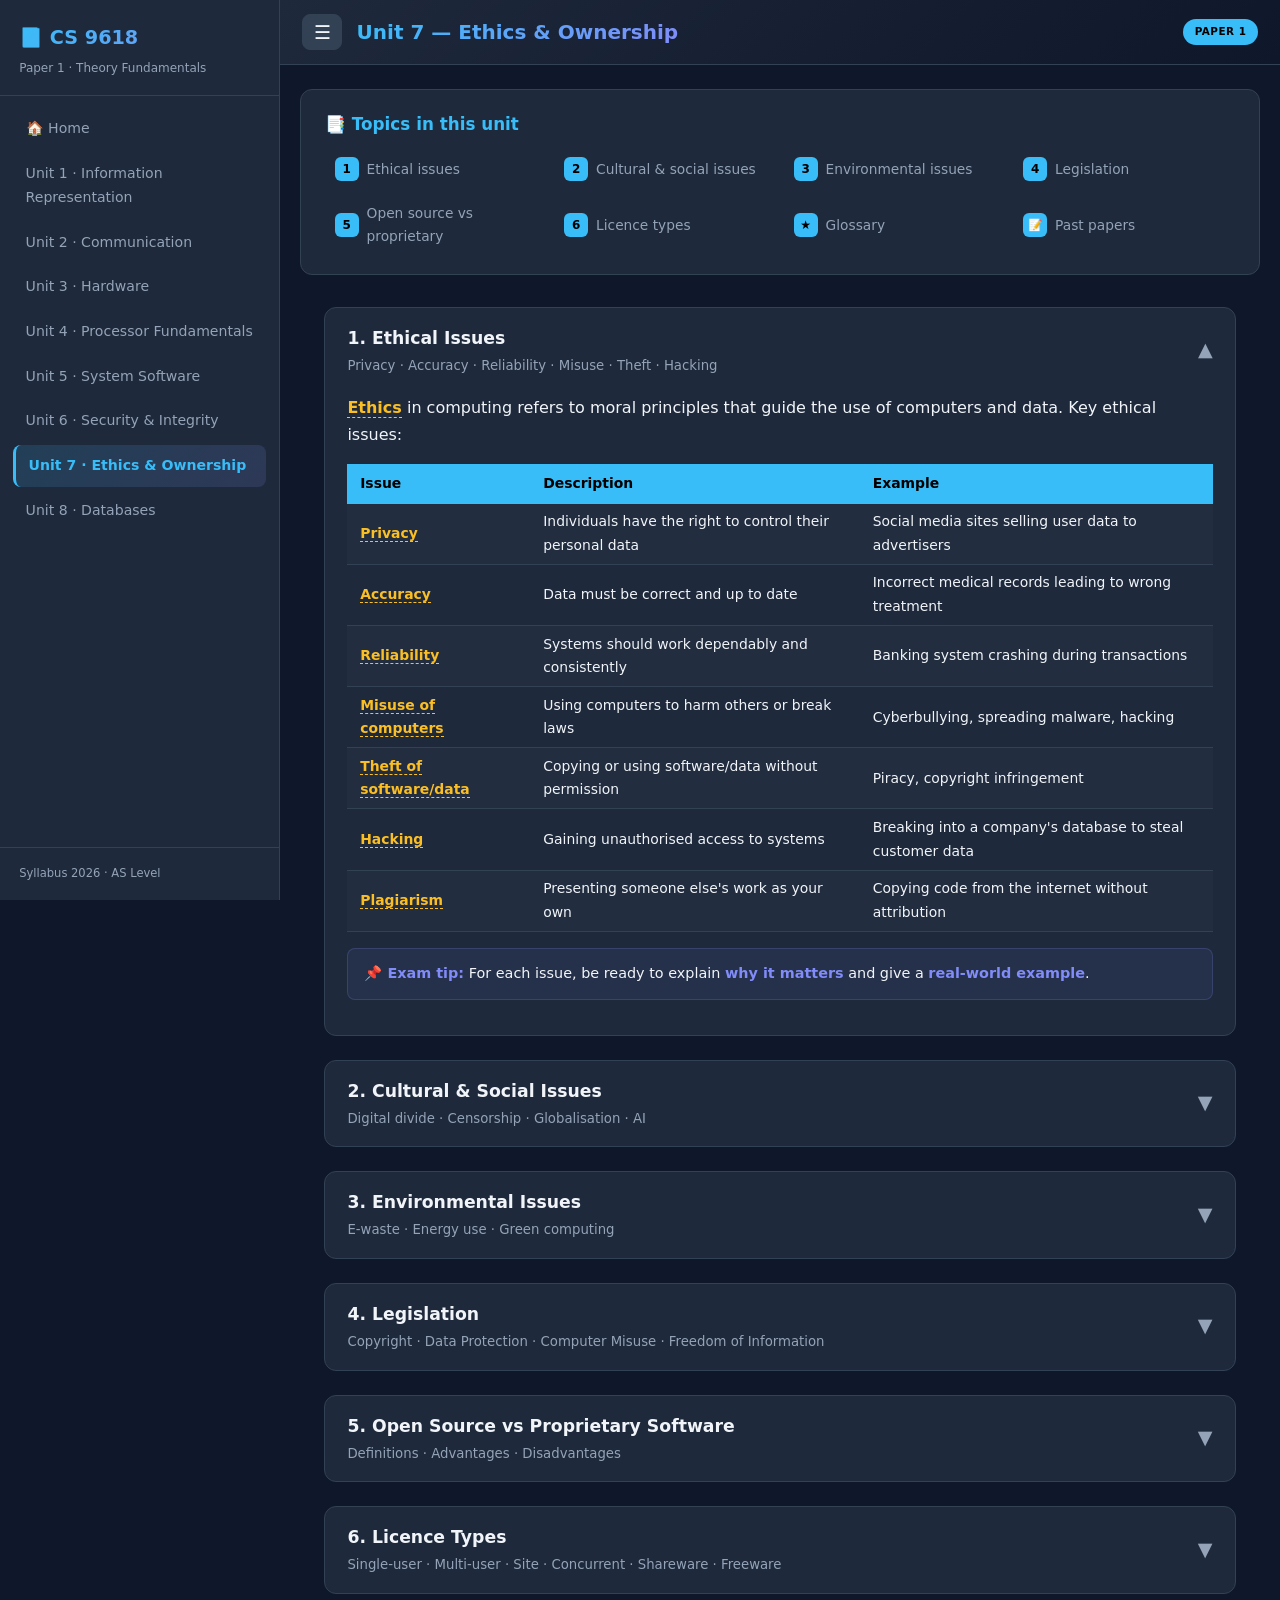
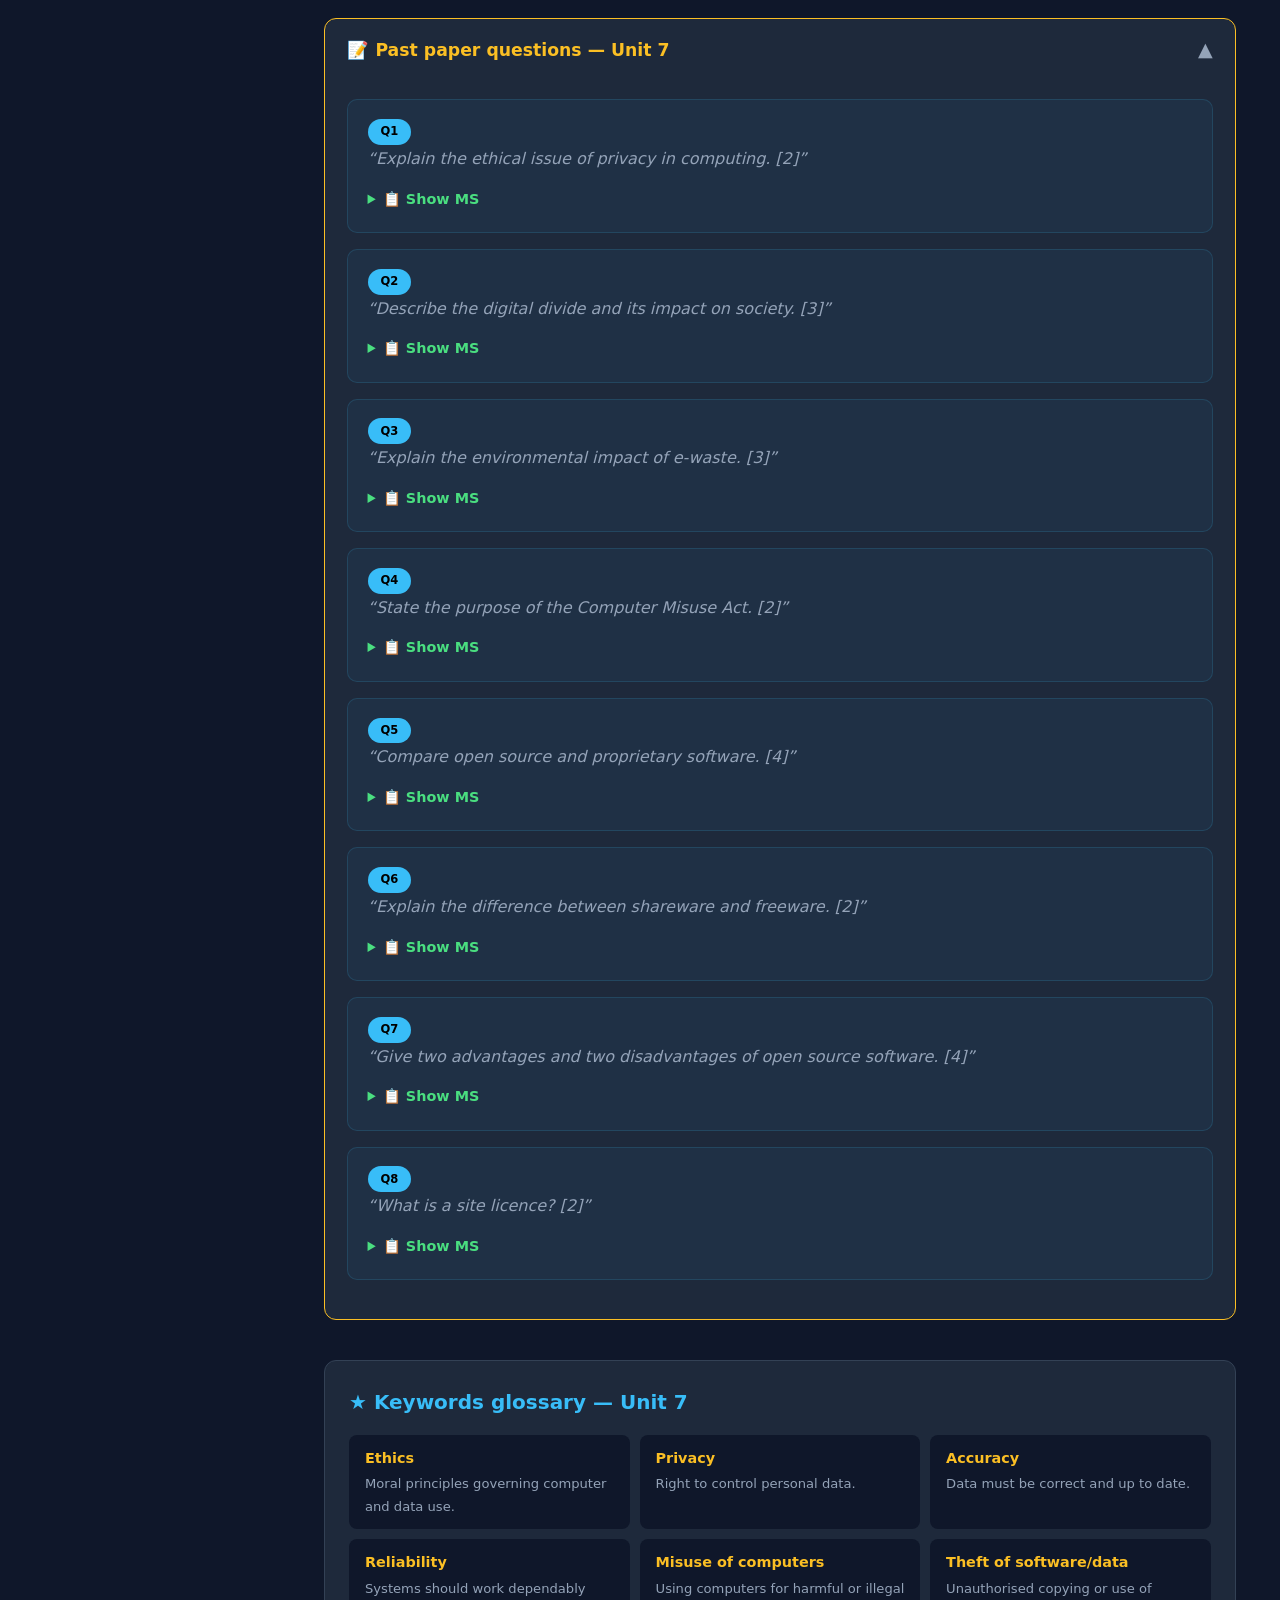
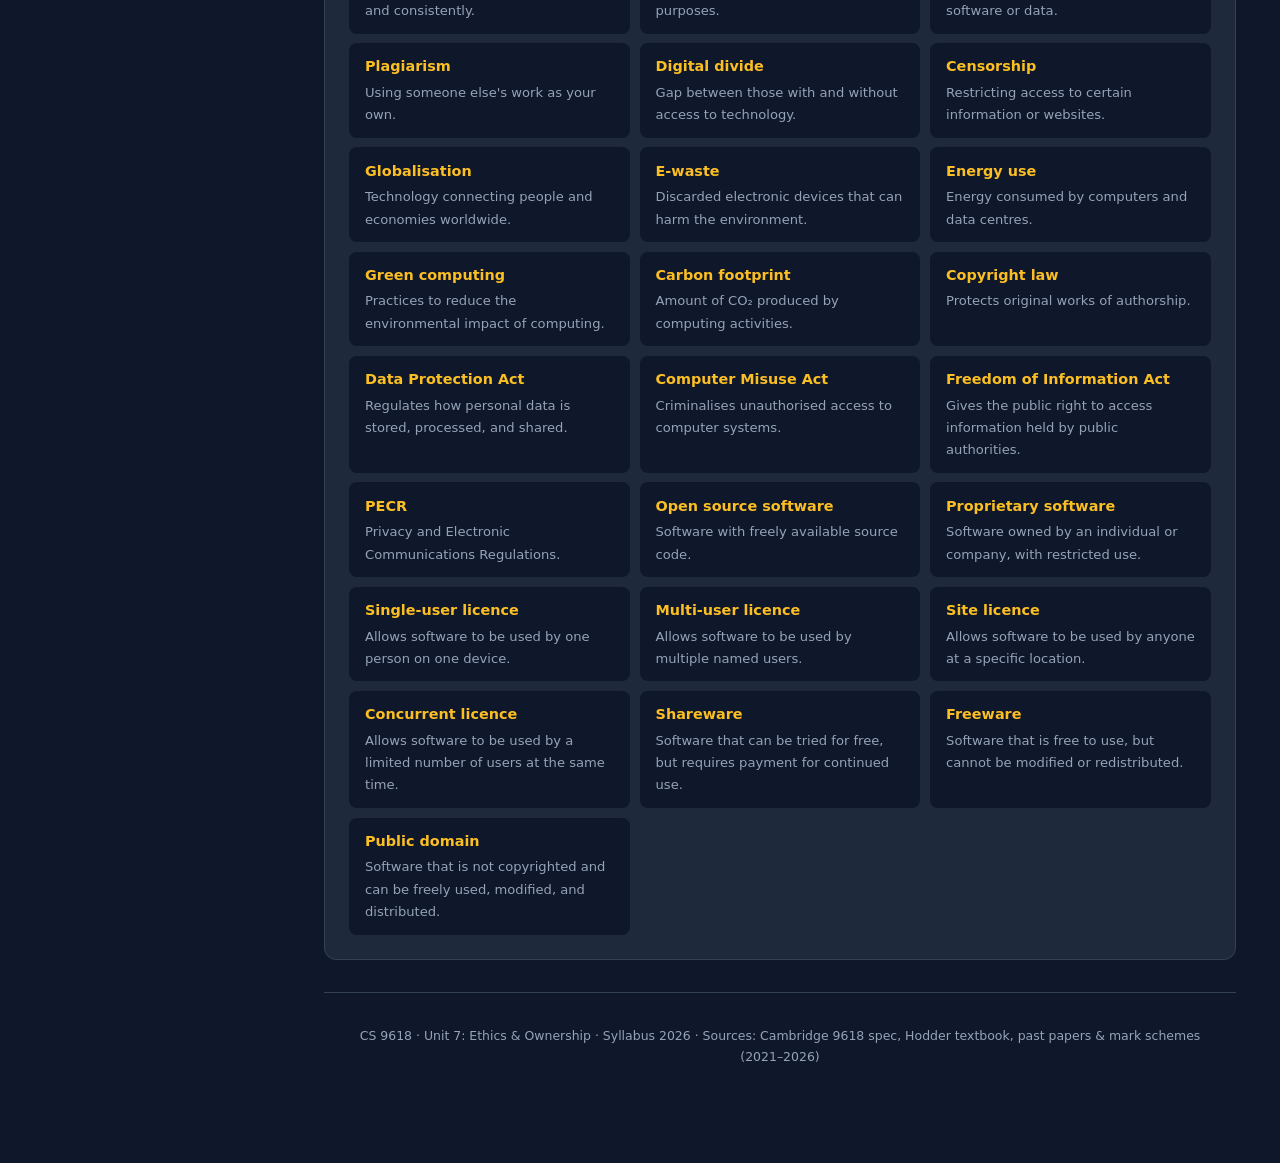
<file: unit7.html>
<!DOCTYPE html>
<html lang="en">
<head>
<meta charset="UTF-8"/>
<meta name="viewport" content="width=device-width, initial-scale=1.0"/>
<title>Unit 7 — Ethics &amp; Ownership</title>
<link rel="stylesheet" href="style.css"/>
</head>
<body>
<aside class="sidebar" id="sidebar">
  <div class="sidebar-head">
    <div class="sidebar-logo">📘 CS 9618</div>
    <div class="sidebar-sub">Paper 1 · Theory Fundamentals</div>
  </div>
  <nav class="unit-nav">
    <a href="index.html">🏠 Home</a>
    <a href="unit1.html">Unit 1 · Information Representation</a>
    <a href="unit2.html">Unit 2 · Communication</a>
    <a href="unit3.html">Unit 3 · Hardware</a>
    <a href="unit4.html">Unit 4 · Processor Fundamentals</a>
    <a href="unit5.html">Unit 5 · System Software</a>
    <a href="unit6.html">Unit 6 · Security &amp; Integrity</a>
    <a href="unit7.html"class="active">Unit 7 · Ethics &amp; Ownership</a>
    <a href="unit8.html">Unit 8 · Databases</a>
  </nav>
  <div class="sidebar-foot">Syllabus 2026 · AS Level</div>
</aside>
<div class="overlay" id="overlay"></div>

<div class="content">
  <div class="topbar">
    <button class="hamburger" onclick="toggleNav()" aria-label="Menu">☰</button>
    <h1>Unit 7 — Ethics &amp; Ownership</h1>
    <span class="badge">Paper 1</span>
  </div>

  <div class="toc">
    <h2>📑 Topics in this unit</h2>
    <div class="toc-grid">
      <a href="#s1"><span class="num">1</span> Ethical issues</a>
      <a href="#s2"><span class="num">2</span> Cultural &amp; social issues</a>
      <a href="#s3"><span class="num">3</span> Environmental issues</a>
      <a href="#s4"><span class="num">4</span> Legislation</a>
      <a href="#s5"><span class="num">5</span> Open source vs proprietary</a>
      <a href="#s6"><span class="num">6</span> Licence types</a>
      <a href="#glossary"><span class="num">★</span> Glossary</a>
      <a href="#pp"><span class="num">📝</span> Past papers</a>
    </div>
  </div>

  <main>

    <div class="section open" id="s1">
      <div class="section-header" onclick="toggleSection(this)">
        <h3>1. Ethical Issues <span class="sub">Privacy · Accuracy · Reliability · Misuse · Theft · Hacking</span></h3>
        <span class="toggle-icon">▼</span>
      </div>
      <div class="section-body">
        <p><span class="kw" data-def="Moral principles that govern the use of computers and data.">Ethics</span> in computing refers to moral principles that guide the use of computers and data. Key ethical issues:</p>
        <table class="styled-table">
          <tr><th>Issue</th><th>Description</th><th>Example</th></tr>
          <tr><td><span class="kw" data-def="Personal data should not be accessed by unauthorised parties.">Privacy</span></td><td>Individuals have the right to control their personal data</td><td>Social media sites selling user data to advertisers</td></tr>
          <tr><td><span class="kw" data-def="Data should be correct and up to date.">Accuracy</span></td><td>Data must be correct and up to date</td><td>Incorrect medical records leading to wrong treatment</td></tr>
          <tr><td><span class="kw" data-def="Data should be dependable and consistent.">Reliability</span></td><td>Systems should work dependably and consistently</td><td>Banking system crashing during transactions</td></tr>
          <tr><td><span class="kw" data-def="Using computers for harmful or illegal purposes.">Misuse of computers</span></td><td>Using computers to harm others or break laws</td><td>Cyberbullying, spreading malware, hacking</td></tr>
          <tr><td><span class="kw" data-def="Unauthorised copying or use of software or data.">Theft of software/data</span></td><td>Copying or using software/data without permission</td><td>Piracy, copyright infringement</td></tr>
          <tr><td><span class="kw" data-def="Unauthorised access to computer systems.">Hacking</span></td><td>Gaining unauthorised access to systems</td><td>Breaking into a company's database to steal customer data</td></tr>
          <tr><td><span class="kw" data-def="Using someone else's work as your own.">Plagiarism</span></td><td>Presenting someone else's work as your own</td><td>Copying code from the internet without attribution</td></tr>
        </table>
        <div class="info"><strong>📌 Exam tip:</strong> For each issue, be ready to explain <strong>why it matters</strong> and give a <strong>real-world example</strong>.</div>
      </div>
    </div>

    <div class="section" id="s2">
      <div class="section-header" onclick="toggleSection(this)">
        <h3>2. Cultural &amp; Social Issues <span class="sub">Digital divide · Censorship · Globalisation · AI</span></h3>
        <span class="toggle-icon">▼</span>
      </div>
      <div class="section-body">
        <p><span class="kw" data-def="How computers and technology affect society and culture.">Cultural and social issues</span> arise from the impact of technology on people and communities:</p>
        <table class="styled-table">
          <tr><th>Issue</th><th>Description</th><th>Example</th></tr>
          <tr><td><span class="kw" data-def="The gap between those with and without access to technology.">Digital divide</span></td><td>Unequal access to technology based on wealth, location, or education</td><td>Rural areas lacking internet access vs. urban centres</td></tr>
          <tr><td><span class="kw" data-def="Restricting access to certain information or websites.">Censorship</span></td><td>Governments or organisations blocking access to information</td><td>Some countries blocking social media or news websites</td></tr>
          <tr><td><span class="kw" data-def="Technology connecting people and economies worldwide.">Globalisation</span></td><td>Technology enables global communication and business</td><td>Companies outsourcing work to other countries via the internet</td></tr>
          <tr><td><span class="kw" data-def="The impact of AI on jobs, privacy, and decision-making.">AI and society</span></td><td>AI systems making decisions that affect people's lives</td><td>AI used in hiring processes potentially reinforcing biases</td></tr>
          <tr><td><span class="kw" data-def="The impact of social media on mental health and relationships.">Social media impact</span></td><td>Social media affecting mental health, relationships, and privacy</td><td>Cyberbullying, addiction to social media, spread of misinformation</td></tr>
        </table>
        <div class="info"><strong>📌 Exam tip:</strong> Be prepared to discuss both <strong>positive and negative</strong> impacts of these issues.</div>
      </div>
    </div>

    <div class="section" id="s3">
      <div class="section-header" onclick="toggleSection(this)">
        <h3>3. Environmental Issues <span class="sub">E-waste · Energy use · Green computing</span></h3>
        <span class="toggle-icon">▼</span>
      </div>
      <div class="section-body">
        <p><span class="kw" data-def="The impact of computing on the environment.">Environmental issues</span> in computing include the impact of hardware and energy use:</p>
        <table class="styled-table">
          <tr><th>Issue</th><th>Description</th><th>Example</th></tr>
          <tr><td><span class="kw" data-def="Discarded electronic devices that can harm the environment.">E-waste</span></td><td>Electronic waste from old computers, phones, and other devices</td><td>Toxic materials (lead, mercury) leaking into landfills</td></tr>
          <tr><td><span class="kw" data-def="The energy consumed by computers and data centres.">Energy use</span></td><td>Computers and data centres consume large amounts of electricity</td><td>Data centres using as much energy as small cities</td></tr>
          <tr><td><span class="kw" data-def="Practices to reduce the environmental impact of computing.">Green computing</span></td><td>Designing, manufacturing, and using computers in eco-friendly ways</td><td>Using energy-efficient hardware, recycling old devices</td></tr>
          <tr><td><span class="kw" data-def="The carbon footprint of computing activities.">Carbon footprint</span></td><td>The amount of CO₂ produced by computing activities</td><td>Streaming videos, cloud storage, and cryptocurrency mining</td></tr>
        </table>
        <div class="worked">
          <strong>How to reduce environmental impact:</strong>
          <div class="step"><span class="step-num">1</span> Use energy-efficient hardware (look for ENERGY STAR labels)</div>
          <div class="step"><span class="step-num">2</span> Recycle old electronics properly (e-waste recycling programs)</div>
          <div class="step"><span class="step-num">3</span> Use cloud services that power data centres with renewable energy</div>
          <div class="step"><span class="step-num">4</span> Turn off devices when not in use (reduce standby power consumption)</div>
          <div class="step"><span class="step-num">5</span> Virtualise servers to reduce the number of physical machines needed</div>
        </div>
      </div>
    </div>

    <div class="section" id="s4">
      <div class="section-header" onclick="toggleSection(this)">
        <h3>4. Legislation <span class="sub">Copyright · Data Protection · Computer Misuse · Freedom of Information</span></h3>
        <span class="toggle-icon">▼</span>
      </div>
      <div class="section-body">
        <p><span class="kw" data-def="Laws related to computing and data.">Legislation</span> provides legal frameworks for the use of computers and data:</p>
        <table class="styled-table">
          <tr><th>Law</th><th>Purpose</th><th>Example</th></tr>
          <tr><td><span class="kw" data-def="Protects original works of authorship.">Copyright law</span></td><td>Protects original works (software, music, videos) from unauthorised copying</td><td>Copyright, Designs and Patents Act 1988 (UK)</td></tr>
          <tr><td><span class="kw" data-def="Protects personal data and privacy.">Data Protection Act</span></td><td>Regulates how personal data is stored, processed, and shared</td><td>UK Data Protection Act 2018 (implements GDPR)</td></tr>
          <tr><td><span class="kw" data-def="Criminalises unauthorised access to computer systems.">Computer Misuse Act</span></td><td>Makes hacking and unauthorised access to computer systems illegal</td><td>Computer Misuse Act 1990 (UK)</td></tr>
          <tr><td><span class="kw" data-def="Gives the public right to access information held by public authorities.">Freedom of Information Act</span></td><td>Allows public access to information held by government bodies</td><td>Freedom of Information Act 2000 (UK)</td></tr>
          <tr><td><span class="kw" data-def="Regulates electronic communications and privacy.">PECR</span></td><td>Privacy and Electronic Communications Regulations (covers cookies, marketing)</td><td>PECR 2003 (UK)</td></tr>
        </table>
        <div class="info"><strong>📌 Exam tip:</strong> Know the <strong>purpose</strong> of each law and be able to give <strong>examples</strong> of what they cover.</div>
      </div>
    </div>

    <div class="section" id="s5">
      <div class="section-header" onclick="toggleSection(this)">
        <h3>5. Open Source vs Proprietary Software <span class="sub">Definitions · Advantages · Disadvantages</span></h3>
        <span class="toggle-icon">▼</span>
      </div>
      <div class="section-body">
        <p><span class="kw" data-def="Software whose source code is freely available to modify and distribute.">Open source software</span> has source code that is freely available for anyone to use, modify, and distribute. <span class="kw" data-def="Software owned by an individual or company, with restricted use.">Proprietary software</span> is owned by an individual or company, and its use is restricted by a licence.</p>
        <table class="styled-table">
          <tr><th>Aspect</th><th>Open Source</th><th>Proprietary</th></tr>
          <tr><td><strong>Source code</strong></td><td>Publicly available</td><td>Kept secret</td></tr>
          <tr><td><strong>Cost</strong></td><td>Usually free</td><td>Usually paid</td></tr>
          <tr><td><strong>Modification</strong></td><td>Allowed and encouraged</td><td>Not allowed</td></tr>
          <tr><td><strong>Support</strong></td><td>Community-based</td><td>Professional support from vendor</td></tr>
          <tr><td><strong>Examples</strong></td><td>Linux, Apache, Firefox, LibreOffice</td><td>Windows, macOS, Microsoft Office, Adobe Photoshop</td></tr>
        </table>
        <div style="margin: 1rem 0;">
          <strong style="color: var(--accent); display: block; margin-bottom: 0.5rem;">Advantages of Open Source:</strong>
          <ul>
            <li>Free to use, modify, and distribute</li>
            <li>Community collaboration leads to rapid improvements</li>
            <li>More transparent (security flaws can be spotted by many)</li>
            <li>Customisable to specific needs</li>
          </ul>
        </div>
        <div style="margin: 1rem 0;">
          <strong style="color: var(--green); display: block; margin-bottom: 0.5rem;">Disadvantages of Open Source:</strong>
          <ul>
            <li>May lack professional support</li>
            <li>Can be less user-friendly</li>
            <li>No guarantee of quality or security</li>
          </ul>
        </div>
        <div style="margin: 1rem 0;">
          <strong style="color: var(--amber); display: block; margin-bottom: 0.5rem;">Advantages of Proprietary:</strong>
          <ul>
            <li>Professional support and regular updates</li>
            <li>Often more user-friendly and polished</li>
            <li>Usually comes with warranties and guarantees</li>
          </ul>
        </div>
        <div style="margin: 1rem 0;">
          <strong style="color: var(--red); display: block; margin-bottom: 0.5rem;">Disadvantages of Proprietary:</strong>
          <ul>
            <li>Can be expensive</li>
            <li>Users cannot modify the software</li>
            <li>Vendor lock-in (difficult to switch to other software)</li>
          </ul>
        </div>
      </div>
    </div>

    <div class="section" id="s6">
      <div class="section-header" onclick="toggleSection(this)">
        <h3>6. Licence Types <span class="sub">Single-user · Multi-user · Site · Concurrent · Shareware · Freeware</span></h3>
        <span class="toggle-icon">▼</span>
      </div>
      <div class="section-body">
        <p>A <span class="kw" data-def="A legal agreement defining how software can be used.">software licence</span> is a legal agreement that defines how software can be used. Different types of licences allow different usage:</p>
        <table class="styled-table">
          <tr><th>Licence Type</th><th>Description</th><th>Example</th></tr>
          <tr><td><span class="kw" data-def="Allows software to be used by one person on one device.">Single-user licence</span></td><td>Software can be installed and used by one person on one device</td><td>Most retail software (e.g., Microsoft Office Home)</td></tr>
          <tr><td><span class="kw" data-def="Allows software to be used by multiple named users.">Multi-user licence</span></td><td>Software can be used by a specific number of named users</td><td>Business software for a team</td></tr>
          <tr><td><span class="kw" data-def="Allows software to be used by anyone at a specific location.">Site licence</span></td><td>Software can be used by anyone at a specific location (e.g., a school or company)</td><td>Educational software for a school</td></tr>
          <tr><td><span class="kw" data-def="Allows software to be used by a limited number of users at the same time.">Concurrent licence</span></td><td>Software can be used by a limited number of users simultaneously</td><td>Server software with 10 concurrent users</td></tr>
          <tr><td><span class="kw" data-def="Software that can be tried for free, but requires payment for continued use.">Shareware</span></td><td>Software distributed for free trial, but requires payment after a certain period or for full features</td><td>WinZip, some games</td></tr>
          <tr><td><span class="kw" data-def="Software that is free to use, but cannot be modified or redistributed.">Freeware</span></td><td>Software that is free to use, but the source code is not available and it cannot be modified or redistributed</td><td>Adobe Acrobat Reader, Skype</td></tr>
          <tr><td><span class="kw" data-def="Software that is free to use, modify, and distribute.">Public domain</span></td><td>Software that is not copyrighted and can be freely used, modified, and distributed</td><td>Some old software, government-produced software</td></tr>
        </table>
        <div class="info"><strong>📌 Exam tip:</strong> Know the differences between <strong>shareware</strong> (trial, then pay) and <strong>freeware</strong> (free forever, but no source code).</div>
      </div>
    </div>

    <div class="section open" id="pp" style="border-color:var(--amber);">
      <div class="section-header" onclick="toggleSection(this)">
        <h3 style="color:var(--amber);">📝 Past paper questions — Unit 7</h3>
        <span class="toggle-icon">▼</span>
      </div>
      <div class="section-body">
        <div class="pp-block"><span class="pp-link">Q1</span><q>Explain the ethical issue of privacy in computing. [2]</q><details class="ms-reveal"><summary>📋 Show MS</summary><div class="ms-content">Privacy refers to the right of individuals to control their personal data and prevent unauthorised access or use.</div></details></div>
        <div class="pp-block"><span class="pp-link">Q2</span><q>Describe the digital divide and its impact on society. [3]</q><details class="ms-reveal"><summary>📋 Show MS</summary><div class="ms-content">The digital divide is the gap between those with and without access to technology, leading to unequal opportunities in education, jobs, and services.</div></details></div>
        <div class="pp-block"><span class="pp-link">Q3</span><q>Explain the environmental impact of e-waste. [3]</q><details class="ms-reveal"><summary>📋 Show MS</summary><div class="ms-content">E-waste contains toxic materials (lead, mercury) that can pollute the environment if not disposed of properly; recycling reduces this impact.</div></details></div>
        <div class="pp-block"><span class="pp-link">Q4</span><q>State the purpose of the Computer Misuse Act. [2]</q><details class="ms-reveal"><summary>📋 Show MS</summary><div class="ms-content">To criminalise unauthorised access to computer systems and hacking.</div></details></div>
        <div class="pp-block"><span class="pp-link">Q5</span><q>Compare open source and proprietary software. [4]</q><details class="ms-reveal"><summary>📋 Show MS</summary><div class="ms-content">Open source: source code public, free, modifiable. Proprietary: source code secret, paid, cannot modify.</div></details></div>
        <div class="pp-block"><span class="pp-link">Q6</span><q>Explain the difference between shareware and freeware. [2]</q><details class="ms-reveal"><summary>📋 Show MS</summary><div class="ms-content">Shareware is free to try but requires payment for continued use; freeware is free to use forever but cannot be modified or redistributed.</div></details></div>
        <div class="pp-block"><span class="pp-link">Q7</span><q>Give two advantages and two disadvantages of open source software. [4]</q><details class="ms-reveal"><summary>📋 Show MS</summary><div class="ms-content">Advantages: free, customisable. Disadvantages: may lack support, can be less user-friendly.</div></details></div>
        <div class="pp-block"><span class="pp-link">Q8</span><q>What is a site licence? [2]</q><details class="ms-reveal"><summary>📋 Show MS</summary><div class="ms-content">Allows software to be used by anyone at a specific location (e.g., a school or company).</div></details></div>
      </div>
    </div>

    <div class="glossary" id="glossary">
      <h2>★ Keywords glossary — Unit 7</h2>
      <div class="glossary-grid">
        <div class="glossary-item"><div class="g-term">Ethics</div><div class="g-def">Moral principles governing computer and data use.</div></div>
        <div class="glossary-item"><div class="g-term">Privacy</div><div class="g-def">Right to control personal data.</div></div>
        <div class="glossary-item"><div class="g-term">Accuracy</div><div class="g-def">Data must be correct and up to date.</div></div>
        <div class="glossary-item"><div class="g-term">Reliability</div><div class="g-def">Systems should work dependably and consistently.</div></div>
        <div class="glossary-item"><div class="g-term">Misuse of computers</div><div class="g-def">Using computers for harmful or illegal purposes.</div></div>
        <div class="glossary-item"><div class="g-term">Theft of software/data</div><div class="g-def">Unauthorised copying or use of software or data.</div></div>
        <div class="glossary-item"><div class="g-term">Plagiarism</div><div class="g-def">Using someone else's work as your own.</div></div>
        <div class="glossary-item"><div class="g-term">Digital divide</div><div class="g-def">Gap between those with and without access to technology.</div></div>
        <div class="glossary-item"><div class="g-term">Censorship</div><div class="g-def">Restricting access to certain information or websites.</div></div>
        <div class="glossary-item"><div class="g-term">Globalisation</div><div class="g-def">Technology connecting people and economies worldwide.</div></div>
        <div class="glossary-item"><div class="g-term">E-waste</div><div class="g-def">Discarded electronic devices that can harm the environment.</div></div>
        <div class="glossary-item"><div class="g-term">Energy use</div><div class="g-def">Energy consumed by computers and data centres.</div></div>
        <div class="glossary-item"><div class="g-term">Green computing</div><div class="g-def">Practices to reduce the environmental impact of computing.</div></div>
        <div class="glossary-item"><div class="g-term">Carbon footprint</div><div class="g-def">Amount of CO₂ produced by computing activities.</div></div>
        <div class="glossary-item"><div class="g-term">Copyright law</div><div class="g-def">Protects original works of authorship.</div></div>
        <div class="glossary-item"><div class="g-term">Data Protection Act</div><div class="g-def">Regulates how personal data is stored, processed, and shared.</div></div>
        <div class="glossary-item"><div class="g-term">Computer Misuse Act</div><div class="g-def">Criminalises unauthorised access to computer systems.</div></div>
        <div class="glossary-item"><div class="g-term">Freedom of Information Act</div><div class="g-def">Gives the public right to access information held by public authorities.</div></div>
        <div class="glossary-item"><div class="g-term">PECR</div><div class="g-def">Privacy and Electronic Communications Regulations.</div></div>
        <div class="glossary-item"><div class="g-term">Open source software</div><div class="g-def">Software with freely available source code.</div></div>
        <div class="glossary-item"><div class="g-term">Proprietary software</div><div class="g-def">Software owned by an individual or company, with restricted use.</div></div>
        <div class="glossary-item"><div class="g-term">Single-user licence</div><div class="g-def">Allows software to be used by one person on one device.</div></div>
        <div class="glossary-item"><div class="g-term">Multi-user licence</div><div class="g-def">Allows software to be used by multiple named users.</div></div>
        <div class="glossary-item"><div class="g-term">Site licence</div><div class="g-def">Allows software to be used by anyone at a specific location.</div></div>
        <div class="glossary-item"><div class="g-term">Concurrent licence</div><div class="g-def">Allows software to be used by a limited number of users at the same time.</div></div>
        <div class="glossary-item"><div class="g-term">Shareware</div><div class="g-def">Software that can be tried for free, but requires payment for continued use.</div></div>
        <div class="glossary-item"><div class="g-term">Freeware</div><div class="g-def">Software that is free to use, but cannot be modified or redistributed.</div></div>
        <div class="glossary-item"><div class="g-term">Public domain</div><div class="g-def">Software that is not copyrighted and can be freely used, modified, and distributed.</div></div>
      </div>
    </div>

    <footer>CS 9618 · Unit 7: Ethics &amp; Ownership · Syllabus 2026 · Sources: Cambridge 9618 spec, Hodder textbook, past papers &amp; mark schemes (2021–2026)</footer>
  </main>
</div>
<script src="script.js"></script>
</body>
</html>
</file>
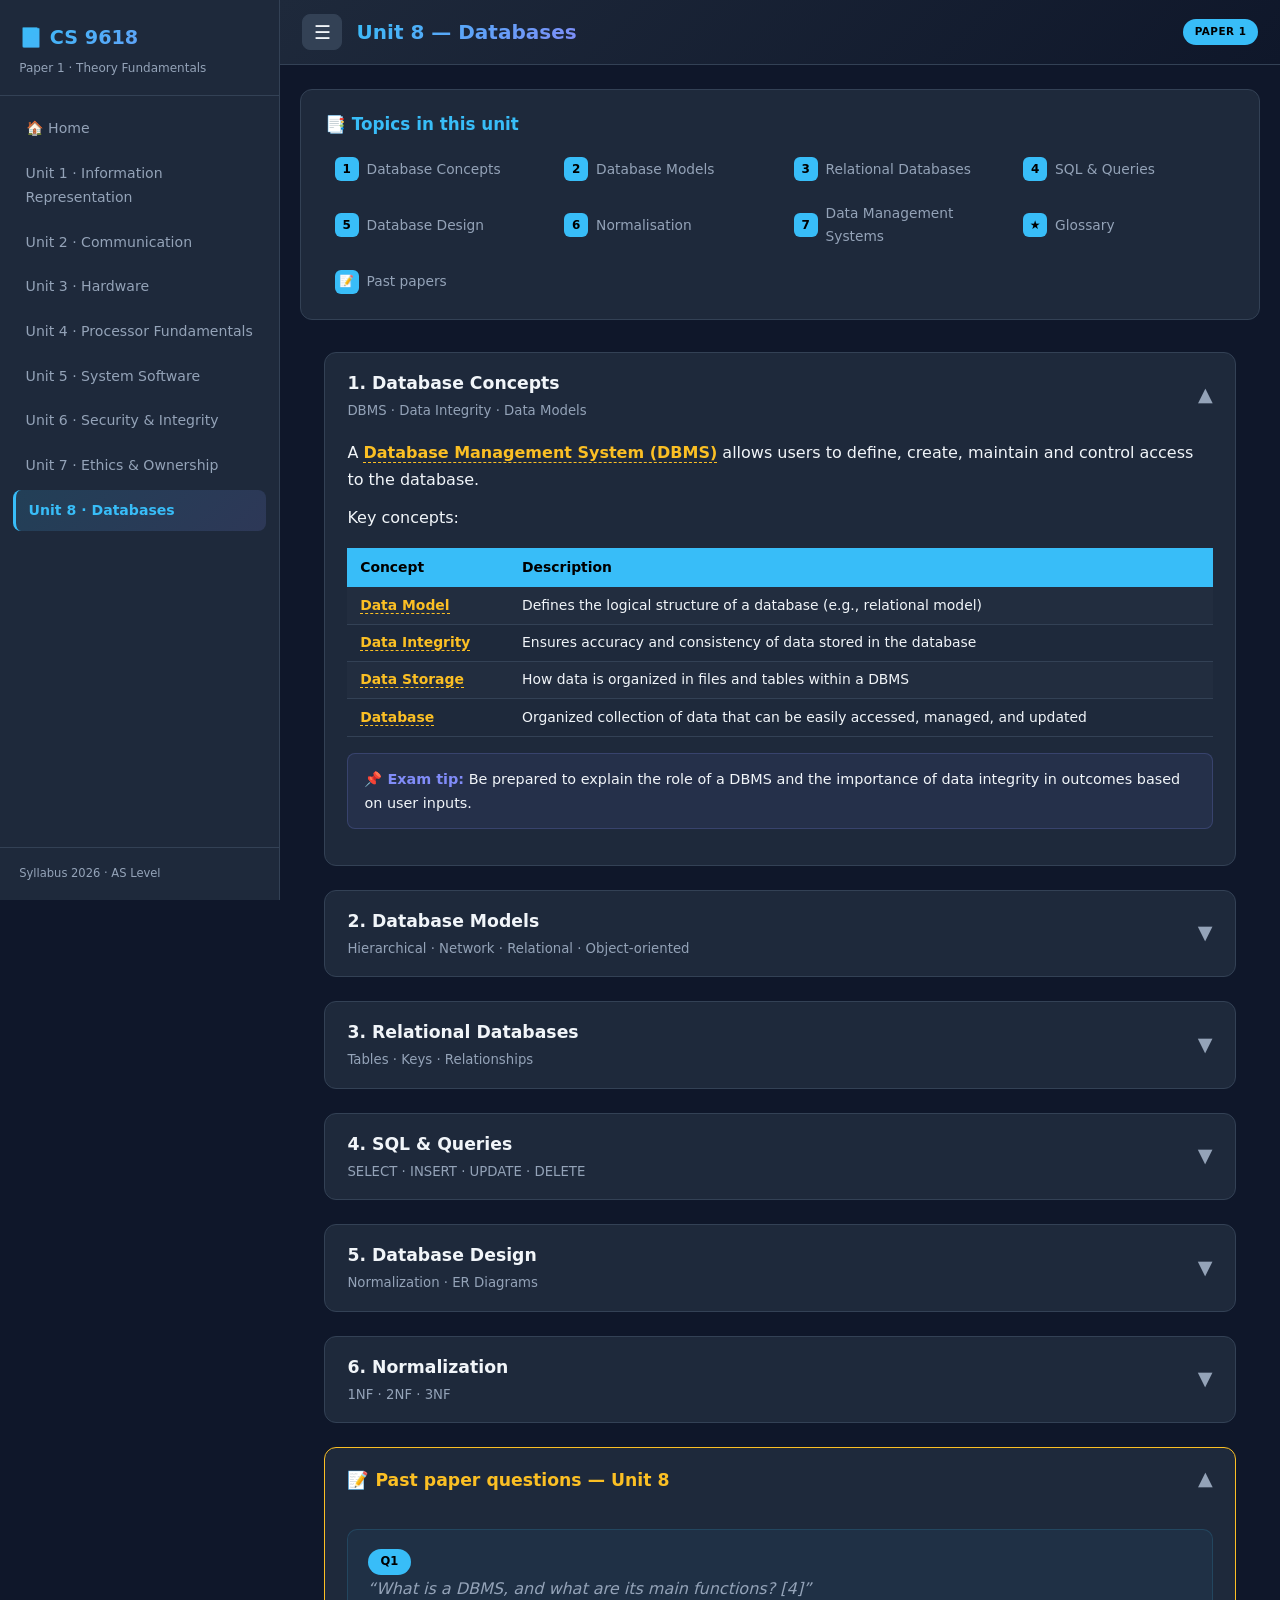
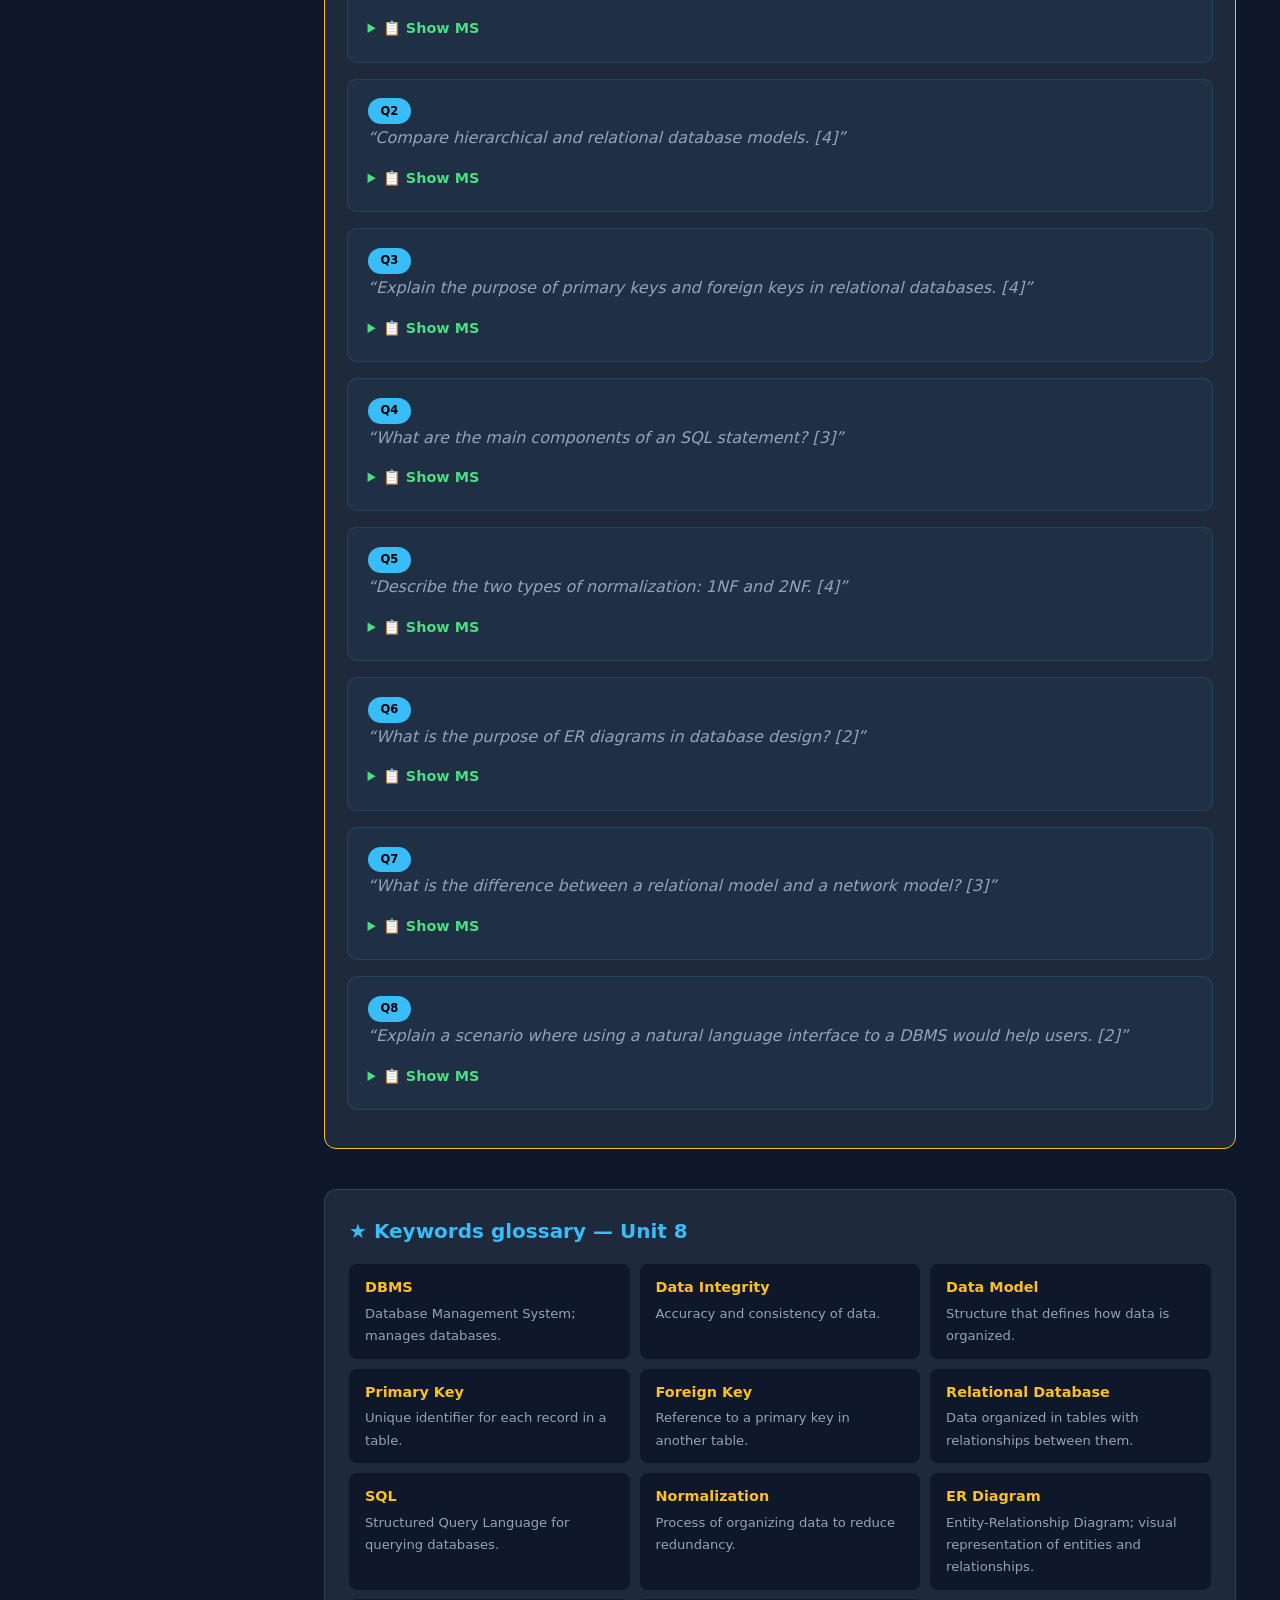
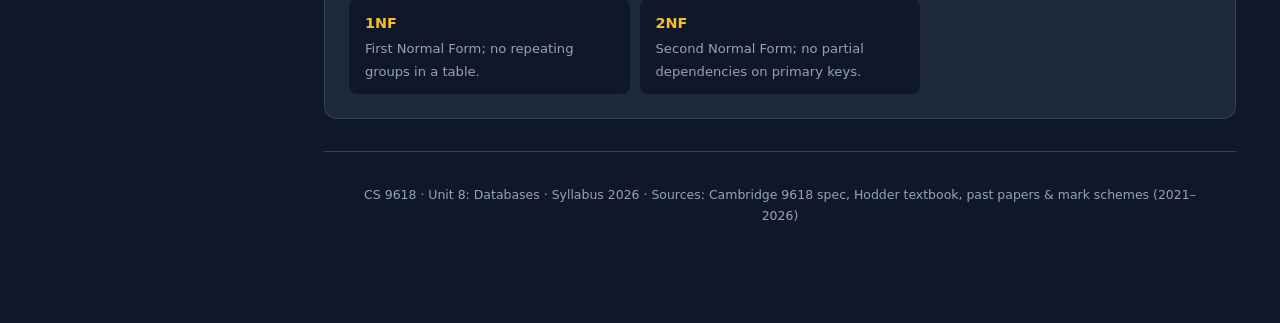
<file: unit8.html>
<!DOCTYPE html>
<html lang="en">
<head>
<meta charset="UTF-8"/>
<meta name="viewport" content="width=device-width, initial-scale=1.0"/>
<title>Unit 8 — Databases</title>
<link rel="stylesheet" href="style.css"/>
</head>
<body>
<aside class="sidebar" id="sidebar">
  <div class="sidebar-head">
    <div class="sidebar-logo">📘 CS 9618</div>
    <div class="sidebar-sub">Paper 1 · Theory Fundamentals</div>
  </div>
  <nav class="unit-nav">
    <a href="index.html">🏠 Home</a>
    <a href="unit1.html">Unit 1 · Information Representation</a>
    <a href="unit2.html">Unit 2 · Communication</a>
    <a href="unit3.html">Unit 3 · Hardware</a>
    <a href="unit4.html">Unit 4 · Processor Fundamentals</a>
    <a href="unit5.html">Unit 5 · System Software</a>
    <a href="unit6.html">Unit 6 · Security &amp; Integrity</a>
    <a href="unit7.html">Unit 7 · Ethics & Ownership</a>
    <a href="unit8.html" class="active">Unit 8 · Databases</a>
  </nav>
  <div class="sidebar-foot">Syllabus 2026 · AS Level</div>
</aside>
<div class="overlay" id="overlay"></div>

<div class="content">
  <div class="topbar">
    <button class="hamburger" onclick="toggleNav()" aria-label="Menu">☰</button>
    <h1>Unit 8 — Databases</h1>
    <span class="badge">Paper 1</span>
  </div>

  <div class="toc">
    <h2>📑 Topics in this unit</h2>
    <div class="toc-grid">
      <a href="#s1"><span class="num">1</span> Database Concepts</a>
      <a href="#s2"><span class="num">2</span> Database Models</a>
      <a href="#s3"><span class="num">3</span> Relational Databases</a>
      <a href="#s4"><span class="num">4</span> SQL &amp; Queries</a>
      <a href="#s5"><span class="num">5</span> Database Design</a>
      <a href="#s6"><span class="num">6</span> Normalisation</a>
      <a href="#s7"><span class="num">7</span> Data Management Systems</a>
      <a href="#glossary"><span class="num">★</span> Glossary</a>
      <a href="#pp"><span class="num">📝</span> Past papers</a>
    </div>
  </div>

  <main>

    <div class="section open" id="s1">
      <div class="section-header" onclick="toggleSection(this)">
        <h3>1. Database Concepts <span class="sub">DBMS · Data Integrity · Data Models</span></h3>
        <span class="toggle-icon">▼</span>
      </div>
      <div class="section-body">
        <p>A <span class="kw" data-def="Software used to create, manage, and manipulate databases.">Database Management System (DBMS)</span> allows users to define, create, maintain and control access to the database.</p>
        <p>Key concepts:</p>
        <table class="styled-table">
          <tr><th>Concept</th><th>Description</th></tr>
          <tr><td><span class="kw" data-def="An abstraction that organizes data in a structured way.">Data Model</span></td><td>Defines the logical structure of a database (e.g., relational model)</td></tr>
          <tr><td><span class="kw" data-def="Measures to ensure consistency and correctness of data.">Data Integrity</span></td><td>Ensures accuracy and consistency of data stored in the database</td></tr>
          <tr><td><span class="kw" data-def="The process of storing data into predefined structures.">Data Storage</span></td><td>How data is organized in files and tables within a DBMS</td></tr>
          <tr><td><span class="kw" data-def="The collection of related data structured to serve various applications.">Database</span></td><td>Organized collection of data that can be easily accessed, managed, and updated</td></tr>
        </table>
        <div class="info"><strong>📌 Exam tip:</strong> Be prepared to explain the role of a DBMS and the importance of data integrity in outcomes based on user inputs.</div>
      </div>
    </div>

    <div class="section" id="s2">
      <div class="section-header" onclick="toggleSection(this)">
        <h3>2. Database Models <span class="sub">Hierarchical · Network · Relational · Object-oriented</span></h3>
        <span class="toggle-icon">▼</span>
      </div>
      <div class="section-body">
        <p>Different <span class="kw" data-def="Structure of a database that defines how data is organized.">database models</span> determine how data is stored and accessed:</p>
        <table class="styled-table">
          <tr><th>Model</th><th>Description</th><th>Example</th></tr>
          <tr><td><span class="kw" data-def="Data is organized in a tree-like structure.">Hierarchical</span></td><td>Uses parent-child relationships in a single tree structure</td><td>XML data</td></tr>
          <tr><td><span class="kw" data-def="Data represented by nodes and connections.">Network</span></td><td>Allows more complex relationships with many-to-many links</td><td>Older database applications (e.g., Integrated Data Store)</td></tr>
          <tr><td><span class="kw" data-def="Data is organized in tables with relationships.">Relational</span></td><td>Represents data in tables; enables logical relationships</td><td>MySQL, PostgreSQL</td></tr>
          <tr><td><span class="kw" data-def="Data is stored as objects, similar to object-oriented programming.">Object-oriented</span></td><td>Stores data as objects, encapsulating both data and behavior</td><td>db4o, ObjectDB</td></tr>
        </table>
        <div class="worked"><strong>Why relational model is dominant:</strong> It simplifies database design and management with SQL (Structured Query Language) universally accepted for interfacing.</div>
      </div>
    </div>

    <div class="section" id="s3">
      <div class="section-header" onclick="toggleSection(this)">
        <h3>3. Relational Databases <span class="sub">Tables · Keys · Relationships</span></h3>
        <span class="toggle-icon">▼</span>
      </div>
      <div class="section-body">
        <p>In a <span class="kw" data-def="A collection of data organized in structured tables.">relational database</span>, data is represented in tables (relations) that contain rows (records) and columns (attributes).</p>
        <table class="styled-table">
          <tr><th>Term</th><th>Description</th></tr>
          <tr><td><span class="kw" data-def="A unique identifier for each record in a table.">Primary Key</span></td><td>Uniquely identifies a record in a table</td></tr>
          <tr><td><span class="kw" data-def="A field in one table that links to the Primary Key field of another table.">Foreign Key</span></td><td>A reference to a primary key in another table, creating a link between them</td></tr>
          <tr><td><span class="kw" data-def="The relationship between tables to allow data retrieval.">Relationship</span></td><td>Defines how data in different tables are related (one-to-one, one-to-many, many-to-many)</td></tr>
        </table>
        <div class="info"><strong>📌 Exam tip:</strong> You might be asked to explain how primary and foreign keys enforce referential integrity in relational databases.</div>
      </div>
    </div>

    <div class="section" id="s4">
      <div class="section-header" onclick="toggleSection(this)">
        <h3>4. SQL &amp; Queries <span class="sub">SELECT · INSERT · UPDATE · DELETE</span></h3>
        <span class="toggle-icon">▼</span>
      </div>
      <div class="section-body">
        <p><span class="kw" data-def="Structured Query Language used for manipulating databases.">SQL</span> is the standard language used to communicate with relational databases. Key SQL statements:</p>
        <table class="styled-table">
          <tr><th>Statement</th><th>Description</th></tr>
          <tr><td><code>SELECT</code></td><td>Retrieves data from one or more tables</td></tr>
          <tr><td><code>INSERT</code></td><td>Adds new data/records into a table</td></tr>
          <tr><td><code>UPDATE</code></td><td>Modifies existing data within a table</td></tr>
          <tr><td><code>DELETE</code></td><td>Removes data/records from a table</td></tr>
        </table>
        <div class="worked"><strong>Example SELECT statement:</strong> 
<code>SELECT * FROM Students WHERE Age > 18;</code> 
Retrieves all columns from the 'Students' table where 'Age' is greater than 18.</div>
      </div>
    </div>

    <div class="section" id="s5">
      <div class="section-header" onclick="toggleSection(this)">
        <h3>5. Database Design <span class="sub">Normalization · ER Diagrams</span></h3>
        <span class="toggle-icon">▼</span>
      </div>
      <div class="section-body">
        <p>Effective <span class="kw" data-def="The process of planning a database structure.">database design</span> ensures data integrity and efficiency. It includes concepts like:</p>
        <table class="styled-table">
          <tr><th>Concept</th><th>Description</th></tr>
          <tr><td><span class="kw" data-def="Organizing a database to reduce redundancy and dependency.">Normalization</span></td><td>Process of structuring tables to minimize redundancy (e.g., converting to 1NF, 2NF, 3NF)</td></tr>
          <tr><td><span class="kw" data-def="Graphical representation of entities and relationships in a database.">ER Diagrams</span></td><td>Visual tool to map out entities, relationships, and attributes in a database</td></tr>
        </table>
      </div>
    </div>

    <div class="section" id="s6">
      <div class="section-header" onclick="toggleSection(this)">
        <h3>6. Normalization <span class="sub">1NF · 2NF · 3NF</span></h3>
        <span class="toggle-icon">▼</span>
      </div>
      <div class="section-body">
        <p>Normalization ensures that the database is logically organized. It includes:</p>
        <table class="styled-table">
          <tr><th>Form</th><th>Basic Definition</th></tr>
          <tr><td><strong>1NF (First Normal Form)</strong></td><td>No repeating groups; all attributes contain atomic values</td></tr>
          <tr><td><strong>2NF (Second Normal Form)</strong></td><td>All non-key attributes are fully functionally dependent on the primary key</td></tr>
          <tr><td><strong>3NF (Third Normal Form)</strong></td><td>No transitive functional dependencies; all attributes are directly dependent on the primary key</td></tr>
        </table>
      </div>
    </div>

    <div class="section open" id="pp" style="border-color:var(--amber);">
      <div class="section-header" onclick="toggleSection(this)">
        <h3 style="color:var(--amber);">📝 Past paper questions — Unit 8</h3>
        <span class="toggle-icon">▼</span>
      </div>
      <div class="section-body">
        <div class="pp-block"><span class="pp-link">Q1</span><q>What is a DBMS, and what are its main functions? [4]</q><details class="ms-reveal"><summary>📋 Show MS</summary><div class="ms-content">A DBMS is software that manages databases; functions include data definition, data manipulation, data retrieval, and data integrity.</div></details></div>
        <div class="pp-block"><span class="pp-link">Q2</span><q>Compare hierarchical and relational database models. [4]</q><details class="ms-reveal"><summary>📋 Show MS</summary><div class="ms-content">Hierarchical: tree-like structure with parent-child relationships; Relational: data in tables with relationships using keys.</div></details></div>
        <div class="pp-block"><span class="pp-link">Q3</span><q>Explain the purpose of primary keys and foreign keys in relational databases. [4]</q><details class="ms-reveal"><summary>📋 Show MS</summary><div class="ms-content">Primary key uniquely identifies records in a table; foreign key links to primary key in another table, establishing relationships.</div></details></div>
        <div class="pp-block"><span class="pp-link">Q4</span><q>What are the main components of an SQL statement? [3]</q><details class="ms-reveal"><summary>📋 Show MS</summary><div class="ms-content">Components include the action (e.g., SELECT), the target table (e.g., FROM table_name) and conditions (e.g., WHERE condition).</div></details></div>
        <div class="pp-block"><span class="pp-link">Q5</span><q>Describe the two types of normalization: 1NF and 2NF. [4]</q><details class="ms-reveal"><summary>📋 Show MS</summary><div class="ms-content">1NF requires no repeating groups and atomic values; 2NF removes partial dependency by ensuring all non-key attributes depend on the whole key.</div></details></div>
        <div class="pp-block"><span class="pp-link">Q6</span><q>What is the purpose of ER diagrams in database design? [2]</q><details class="ms-reveal"><summary>📋 Show MS</summary><div class="ms-content">To visually represent entities, their relationships, and attributes, helping in understanding database structure.</div></details></div>
        <div class="pp-block"><span class="pp-link">Q7</span><q>What is the difference between a relational model and a network model? [3]</q><details class="ms-reveal"><summary>📋 Show MS</summary><div class="ms-content">Relational model uses tables and relationships; network model uses nodes and more complex relationships, allowing many-to-many links.</div></details></div>
        <div class="pp-block"><span class="pp-link">Q8</span><q>Explain a scenario where using a natural language interface to a DBMS would help users. [2]</q><details class="ms-reveal"><summary>📋 Show MS</summary><div class="ms-content">Allows non-technical users to query the database in plain language, enhancing accessibility for those unfamiliar with SQL or complex queries.</div></details></div>
      </div>
    </div>

    <div class="glossary" id="glossary">
      <h2>★ Keywords glossary — Unit 8</h2>
      <div class="glossary-grid">
        <div class="glossary-item"><div class="g-term">DBMS</div><div class="g-def">Database Management System; manages databases.</div></div>
        <div class="glossary-item"><div class="g-term">Data Integrity</div><div class="g-def">Accuracy and consistency of data.</div></div>
        <div class="glossary-item"><div class="g-term">Data Model</div><div class="g-def">Structure that defines how data is organized.</div></div>
        <div class="glossary-item"><div class="g-term">Primary Key</div><div class="g-def">Unique identifier for each record in a table.</div></div>
        <div class="glossary-item"><div class="g-term">Foreign Key</div><div class="g-def">Reference to a primary key in another table.</div></div>
        <div class="glossary-item"><div class="g-term">Relational Database</div><div class="g-def">Data organized in tables with relationships between them.</div></div>
        <div class="glossary-item"><div class="g-term">SQL</div><div class="g-def">Structured Query Language for querying databases.</div></div>
        <div class="glossary-item"><div class="g-term">Normalization</div><div class="g-def">Process of organizing data to reduce redundancy.</div></div>
        <div class="glossary-item"><div class="g-term">ER Diagram</div><div class="g-def">Entity-Relationship Diagram; visual representation of entities and relationships.</div></div>
        <div class="glossary-item"><div class="g-term">1NF</div><div class="g-def">First Normal Form; no repeating groups in a table.</div></div>
        <div class="glossary-item"><div class="g-term">2NF</div><div class="g-def">Second Normal Form; no partial dependencies on primary keys.</div></div>
      </div>
    </div>

    <footer>CS 9618 · Unit 8: Databases · Syllabus 2026 · Sources: Cambridge 9618 spec, Hodder textbook, past papers &amp; mark schemes (2021–2026)</footer>
  </main>
</div>
<script src="script.js"></script>
</body>
</html>
</file>
<file: style.css>
*,*::before,*::after{box-sizing:border-box;margin:0;padding:0}
:root{--bg:#0f172a;--surface:#1e293b;--surface2:#334155;--accent:#38bdf8;--accent2:#818cf8;--green:#4ade80;--amber:#fbbf24;--text:#f1f5f9;--text2:#94a3b8;--border:#334155;--radius:12px;--font:'Segoe UI',system-ui,-apple-system,sans-serif}
html{scroll-behavior:smooth}
body{font-family:var(--font);background:var(--bg);color:var(--text);line-height:1.7;font-size:16px}
a{color:var(--accent);text-decoration:none}
a:hover{text-decoration:underline}
::-webkit-scrollbar{width:8px}
::-webkit-scrollbar-track{background:var(--bg)}
::-webkit-scrollbar-thumb{background:var(--surface2);border-radius:4px}

/* ── SIDEBAR ── */
.sidebar{position:fixed;top:0;left:0;bottom:0;width:280px;background:var(--surface);border-right:1px solid var(--border);transform:translateX(0);transition:transform .3s ease;z-index:200;overflow-y:auto;display:flex;flex-direction:column}
.sidebar-head{padding:1.4rem 1.2rem 1rem;border-bottom:1px solid var(--border)}
.sidebar-logo{font-size:1.2rem;font-weight:800;background:linear-gradient(135deg,var(--accent),var(--accent2));-webkit-background-clip:text;-webkit-text-fill-color:transparent;background-clip:text}
.sidebar-sub{font-size:.75rem;color:var(--text2);margin-top:.2rem}
.unit-nav{padding:.8rem;flex:1}
.unit-nav a{display:block;padding:.55rem .8rem;border-radius:8px;color:var(--text2);font-size:.88rem;margin-bottom:.2rem;transition:background .2s,color .2s}
.unit-nav a:hover{background:var(--surface2);color:var(--text);text-decoration:none}
.unit-nav a.active{background:linear-gradient(135deg,rgba(56,189,248,.15),rgba(129,140,248,.15));color:var(--accent);font-weight:700;border-left:3px solid var(--accent)}
.unit-nav a.soon{color:#475569;cursor:not-allowed;pointer-events:none}
.sidebar-foot{padding:1rem 1.2rem;border-top:1px solid var(--border);font-size:.72rem;color:var(--text2)}
.overlay{position:fixed;inset:0;background:rgba(0,0,0,.55);opacity:0;pointer-events:none;transition:opacity .3s;z-index:150}

/* ── CONTENT LAYOUT ── */
.content{margin-left:280px;transition:margin-left .3s ease;min-height:100vh}
.topbar{position:sticky;top:0;z-index:100;background:linear-gradient(135deg,#1e293b 0%,#0f172a 100%);border-bottom:1px solid var(--border);padding:.9rem 1.4rem;display:flex;align-items:center;gap:.9rem;backdrop-filter:blur(12px)}
.hamburger{background:var(--surface2);border:1px solid var(--border);color:var(--text);font-size:1.2rem;line-height:1;padding:.45rem .65rem;border-radius:8px;cursor:pointer;transition:background .2s}
.hamburger:hover{background:var(--accent);color:#000}
.topbar h1{font-size:1.25rem;font-weight:800;background:linear-gradient(135deg,var(--accent),var(--accent2));-webkit-background-clip:text;-webkit-text-fill-color:transparent;background-clip:text}
.topbar .badge{margin-left:auto;font-size:.65rem;background:var(--accent);color:#000;font-weight:700;padding:.25rem .7rem;border-radius:20px;text-transform:uppercase;letter-spacing:.5px}

/* ── TOC ── */
.toc{background:var(--surface);border:1px solid var(--border);border-radius:var(--radius);margin:1.5rem auto 2rem;padding:1.2rem 1.5rem;max-width:960px}
.toc h2{font-size:1.05rem;margin-bottom:.8rem;color:var(--accent)}
.toc-grid{display:grid;grid-template-columns:repeat(auto-fill,minmax(200px,1fr));gap:.5rem}
.toc-grid a{display:flex;align-items:center;gap:.5rem;padding:.4rem .6rem;border-radius:8px;font-size:.86rem;color:var(--text2);transition:background .2s,color .2s}
.toc-grid a:hover{background:var(--surface2);color:var(--text);text-decoration:none}
.toc-grid .num{display:inline-flex;align-items:center;justify-content:center;width:24px;height:24px;border-radius:6px;background:var(--accent);color:#000;font-weight:700;font-size:.75rem;flex-shrink:0}

/* ── MAIN ── */
main{max-width:960px;margin:0 auto;padding:0 1.5rem 4rem}

/* ── SECTION CARDS ── */
.section{background:var(--surface);border:1px solid var(--border);border-radius:var(--radius);margin-bottom:1.5rem;overflow:hidden;transition:border-color .3s}
.section:hover{border-color:var(--accent)}
.section-header{display:flex;align-items:center;justify-content:space-between;padding:1rem 1.4rem;cursor:pointer;user-select:none;gap:1rem}
.section-header h3{font-size:1.08rem;font-weight:700;flex:1}
.section-header h3 .sub{font-weight:400;font-size:.83rem;color:var(--text2);display:block;margin-top:.1rem}
.toggle-icon{font-size:1.2rem;transition:transform .3s;color:var(--text2);flex-shrink:0}
.section.open .toggle-icon{transform:rotate(180deg)}
.section-body{max-height:0;overflow:hidden;transition:max-height .4s ease,padding .3s ease}
.section.open .section-body{max-height:9000px;padding:0 1.4rem 1.4rem}
.section-body p{margin-bottom:.7rem}
.section-body ul,.section-body ol{margin:.5rem 0 .7rem 1.3rem}
.section-body li{margin-bottom:.3rem}

/* ── KEYWORD HIGHLIGHT ── */
.kw{color:var(--amber);font-weight:600;cursor:help;border-bottom:1px dashed var(--amber);position:relative}
.kw:hover::after{content:attr(data-def);position:absolute;bottom:130%;left:50%;transform:translateX(-50%);background:#1e293b;color:var(--text);padding:.5rem 1rem;border-radius:8px;font-size:.8rem;font-weight:400;white-space:normal;max-width:300px;box-shadow:0 8px 24px rgba(0,0,0,.4);border:1px solid var(--border);z-index:10;pointer-events:none;min-width:180px}

/* ── COMPONENTS ── */
.diagram{background:var(--bg);border:1px solid var(--border);border-radius:10px;padding:1.2rem;margin:1rem 0;overflow-x:auto}
.diagram-title{font-size:.72rem;text-transform:uppercase;letter-spacing:.5px;color:var(--text2);margin-bottom:.8rem}
.diagram-flex{display:flex;flex-wrap:wrap;gap:.8rem;align-items:center;justify-content:center}
.bit-box{display:flex;flex-direction:column;align-items:center;gap:.2rem}
.bit{display:inline-flex;align-items:center;justify-content:center;width:42px;height:42px;background:var(--surface2);border-radius:6px;font-weight:700;font-size:1.1rem;font-family:monospace;border:1px solid transparent;transition:all .2s}
.bit.on{background:var(--accent);color:#000;border-color:var(--accent)}
.bit-weight{font-size:.6rem;color:var(--text2)}
.formula{background:linear-gradient(135deg,#1e293b,#0f172a);border-left:4px solid var(--accent);padding:1rem 1.2rem;border-radius:0 10px 10px 0;margin:1rem 0;font-family:monospace;font-size:1rem;overflow-x:auto}
.info{background:rgba(129,140,248,.08);border:1px solid rgba(129,140,248,.2);border-radius:8px;padding:.8rem 1rem;margin:.8rem 0;font-size:.9rem}
.info strong{color:var(--accent2)}
.tip{background:rgba(251,191,36,.08);border:1px solid rgba(251,191,36,.2);border-radius:8px;padding:.8rem 1rem;margin:.8rem 0;font-size:.9rem}
.tip strong{color:var(--amber)}
.worked{background:rgba(74,222,128,.04);border:1px solid rgba(74,222,128,.15);border-radius:10px;padding:1rem 1.2rem;margin:1rem 0}
.worked .step{margin-bottom:.5rem}
.step-num{display:inline-block;width:24px;height:24px;background:var(--green);color:#000;border-radius:50%;text-align:center;font-weight:700;font-size:.75rem;line-height:24px;margin-right:.5rem}
.styled-table{width:100%;border-collapse:collapse;margin:1rem 0;font-size:.87rem}
.styled-table th{background:var(--accent);color:#000;padding:.5rem .8rem;text-align:left;font-weight:700}
.styled-table td{padding:.4rem .8rem;border-bottom:1px solid var(--border)}
.styled-table tr:nth-child(even) td{background:rgba(255,255,255,.02)}
.pp-block{background:rgba(56,189,248,.05);border:1px solid rgba(56,189,248,.15);border-radius:10px;padding:1rem 1.2rem;margin:1rem 0}
.pp-block q{font-style:italic;color:var(--text2);display:block;margin-bottom:.5rem}
.pp-link{display:inline-block;font-size:.72rem;background:var(--accent);color:#000;padding:.2rem .8rem;border-radius:20px;font-weight:600}
.ms-reveal{margin-top:.6rem}
.ms-reveal summary{cursor:pointer;color:var(--green);font-weight:600;font-size:.9rem;padding:.3rem 0}
.ms-reveal summary:hover{color:var(--accent)}
.ms-reveal .ms-content{background:rgba(74,222,128,.05);border-left:3px solid var(--green);padding:.7rem 1rem;border-radius:0 8px 8px 0;margin-top:.5rem;font-size:.9rem}
.ms-content ul{margin:.3rem 0 .3rem 1.2rem}
.glossary{background:var(--surface);border:1px solid var(--border);border-radius:var(--radius);padding:1.5rem;margin-top:2.5rem}
.glossary h2{color:var(--accent);font-size:1.25rem;margin-bottom:1rem}
.glossary-grid{display:grid;grid-template-columns:repeat(auto-fill,minmax(280px,1fr));gap:.6rem}
.glossary-item{background:var(--bg);border-radius:8px;padding:.7rem 1rem}
.g-term{color:var(--amber);font-weight:700;font-size:.9rem}
.g-def{color:var(--text2);font-size:.82rem;margin-top:.2rem}
footer{text-align:center;padding:2rem 1.5rem;color:var(--text2);font-size:.78rem;border-top:1px solid var(--border);margin-top:2rem}

/* ── HOME CARDS ── */
.home-wrap{max-width:1000px;margin:0 auto;padding:2rem 1.5rem 4rem}
.home-title{font-size:1.6rem;font-weight:800;margin-bottom:.4rem}
.home-sub{color:var(--text2);margin-bottom:2rem}
.card-grid{display:grid;grid-template-columns:repeat(auto-fill,minmax(240px,1fr));gap:1rem}
.card{background:var(--surface);border:1px solid var(--border);border-radius:var(--radius);padding:1.2rem;transition:border-color .3s,transform .2s;display:block}
.card:hover{border-color:var(--accent);transform:translateY(-3px);text-decoration:none}
.card .c-num{font-size:.72rem;color:var(--accent);font-weight:700;text-transform:uppercase;letter-spacing:.5px}
.card .c-title{font-size:1.05rem;font-weight:700;color:var(--text);margin:.3rem 0 .4rem}
.card .c-desc{font-size:.82rem;color:var(--text2)}
.card.soon{opacity:.5;pointer-events:none}
.card.soon .c-title{color:var(--text2)}

@media(max-width:899px){
  .sidebar{transform:translateX(-100%)}
  body.nav-open .sidebar{transform:translateX(0)}
  body.nav-open .overlay{opacity:1;pointer-events:auto}
  .content{margin-left:0}
  body.nav-open{overflow:hidden}
}
@media(min-width:900px){
  body.sidebar-collapsed .sidebar{transform:translateX(-100%)}
  body.sidebar-collapsed .content{margin-left:0}
}
</file>
